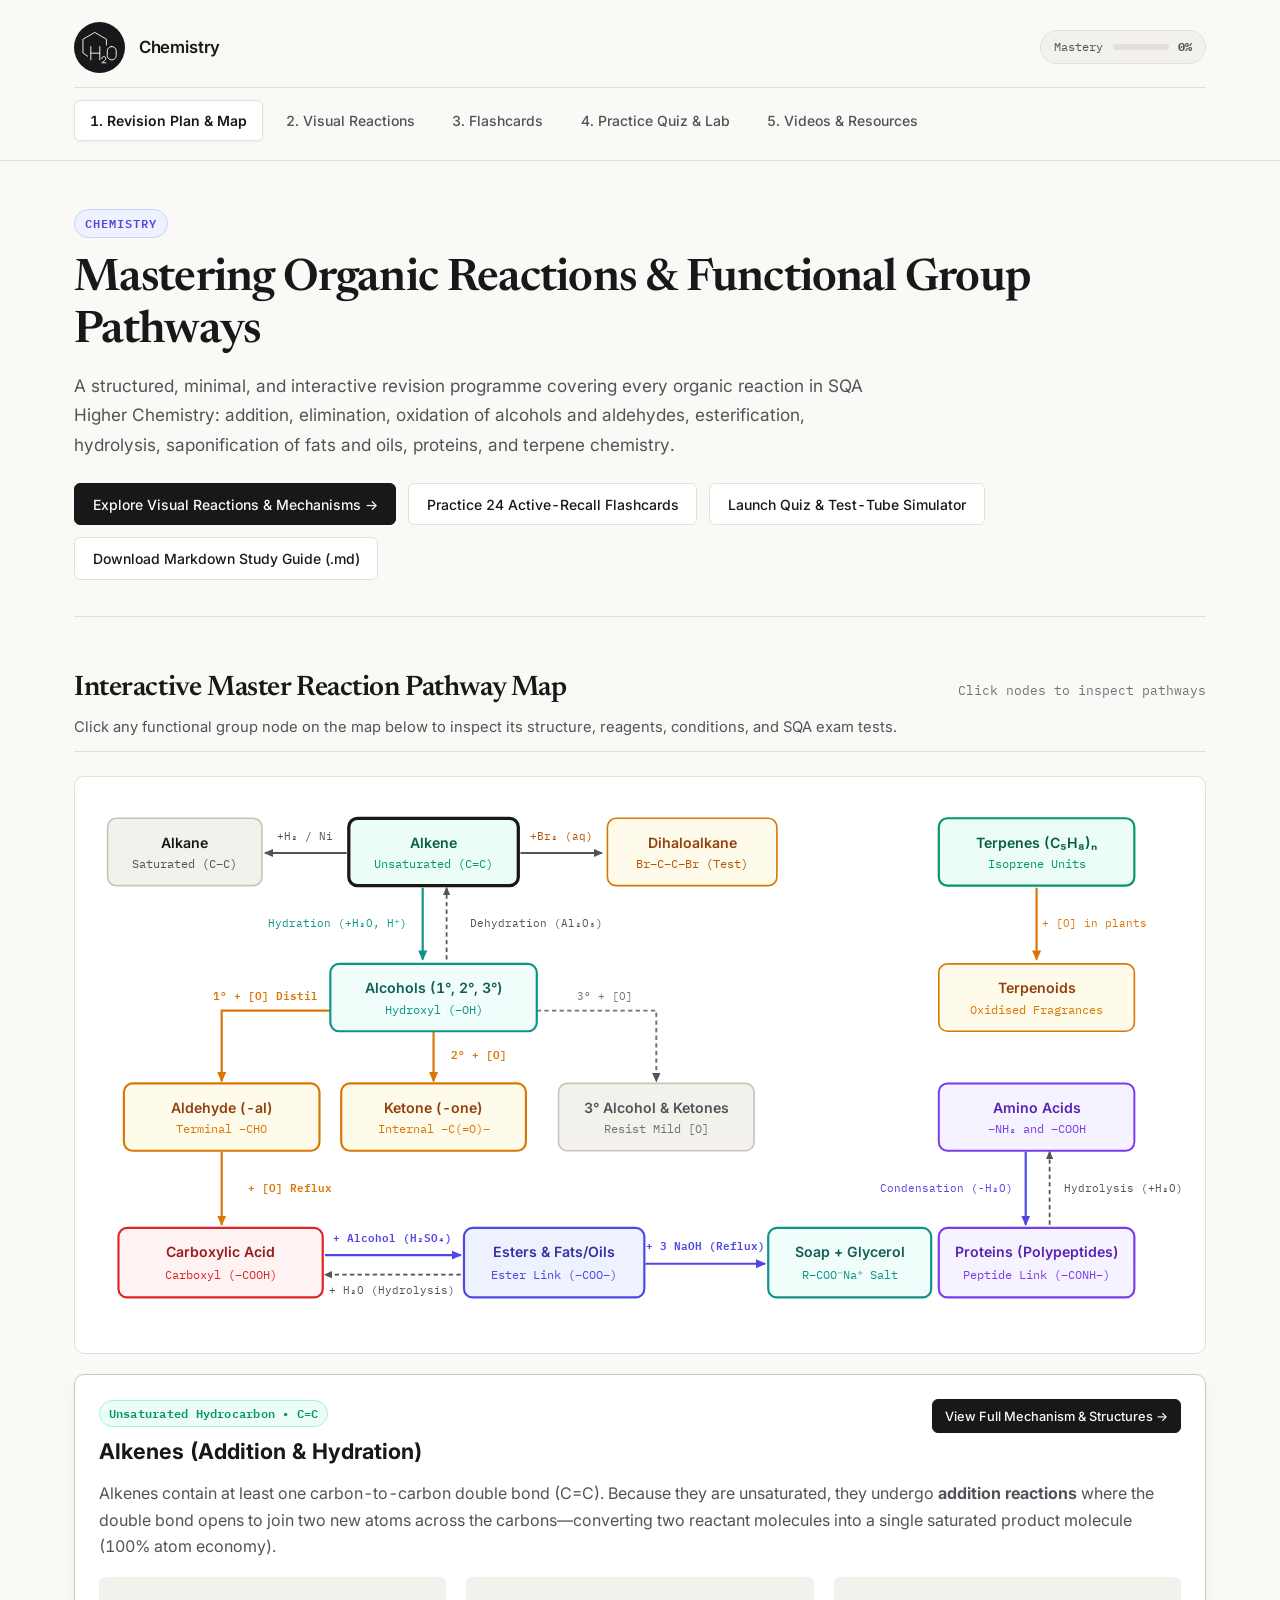
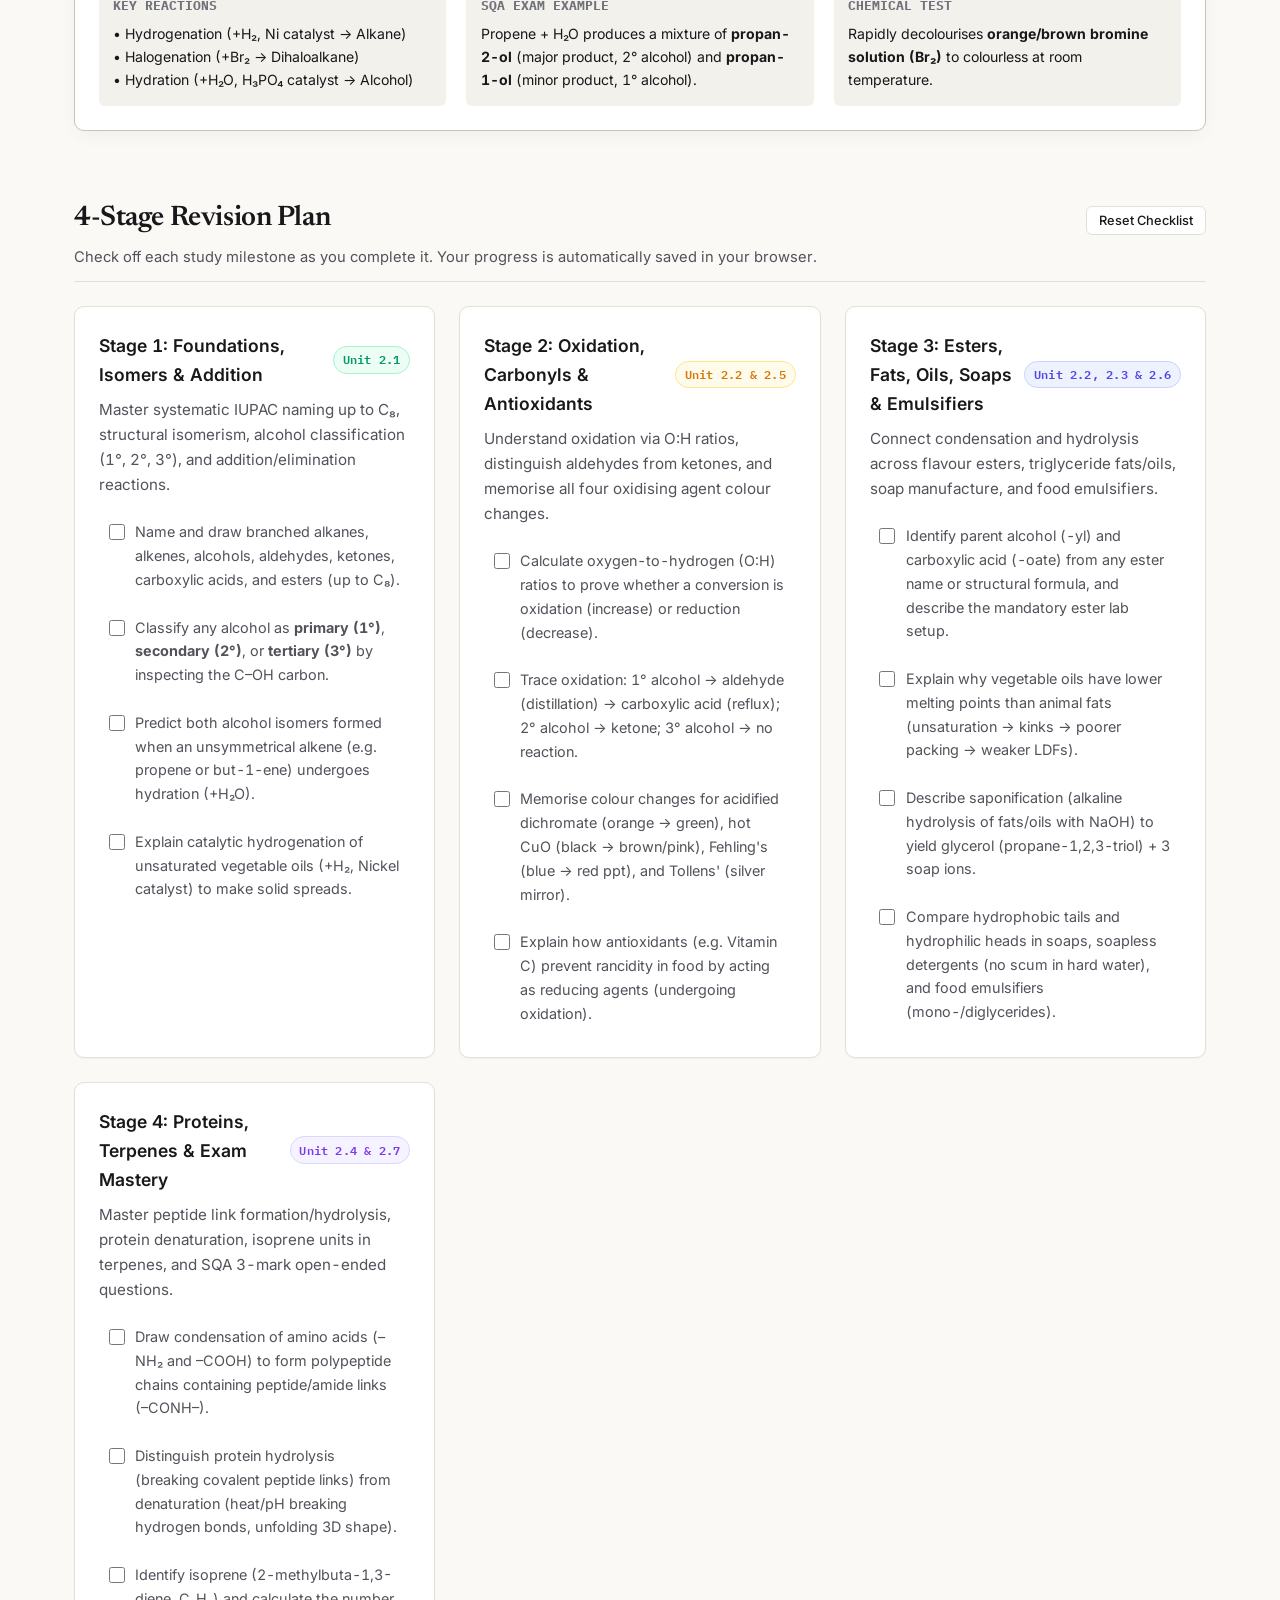
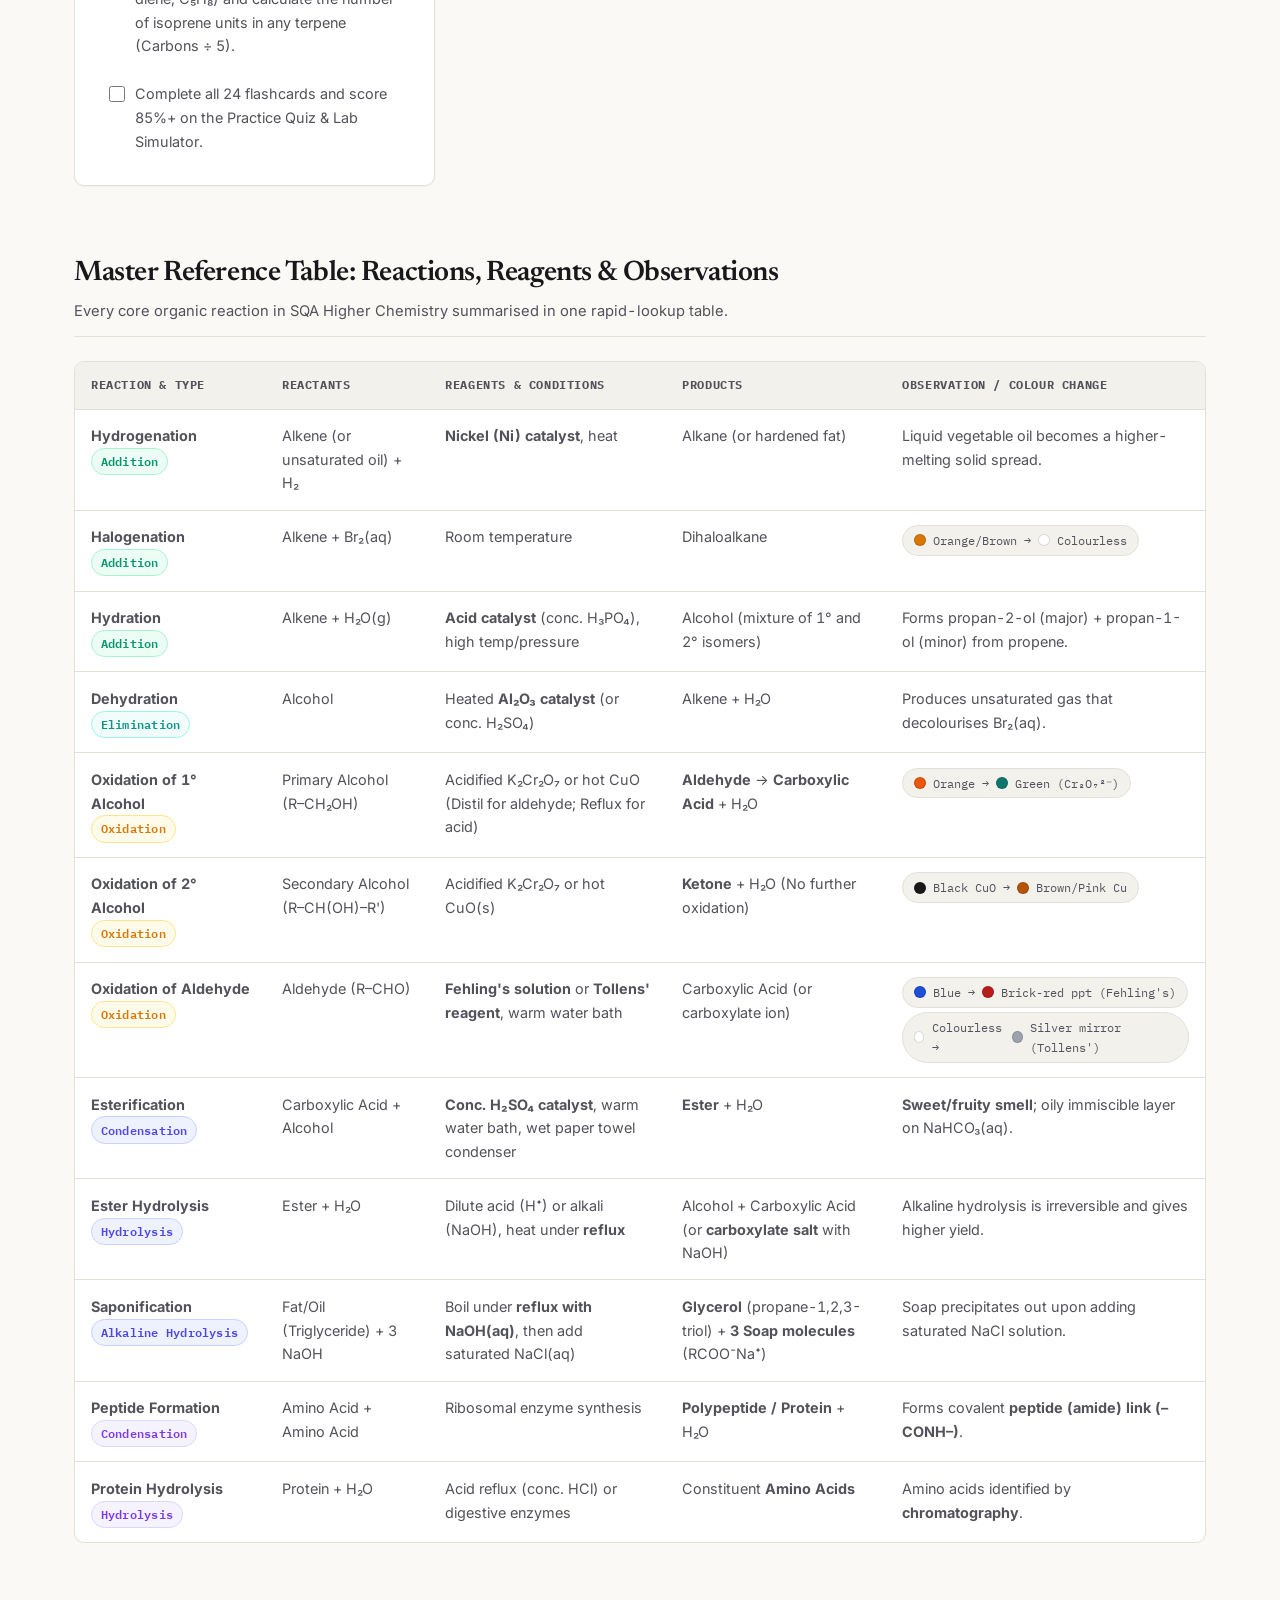
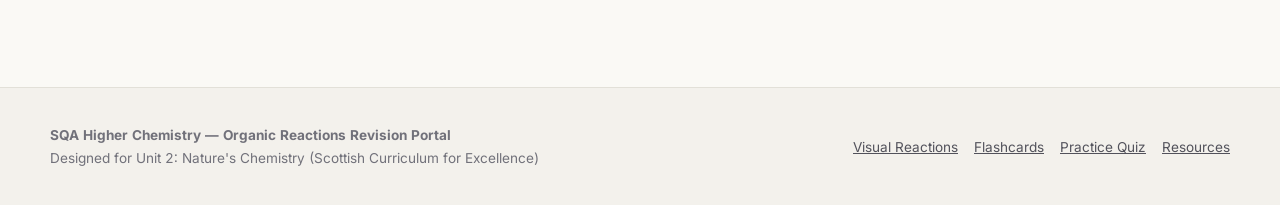
<file: index.html>
<!doctype html>
<html lang="en-GB">
  <head>
    <meta charset="UTF-8" />
    <meta name="viewport" content="width=device-width, initial-scale=1.0" />
    <title>Chemistry — Organic Reactions Revision Plan</title>
    <link rel="stylesheet" href="styles.css" />
  </head>
  <body>
    <!-- Top Navigation -->
    <header class="site-header">
      <div class="header-inner">
        <a href="index.html" class="brand">
          <div class="brand-mark">
              <svg xmlns="http://www.w3.org/2000/svg" width="3em" height="3em" viewBox="0 0 48 48">
                <path d="M0 0h48v48H0z" fill="none" />
                <path fill="none" stroke="white" stroke-linecap="round" stroke-linejoin="round" d="M10.664 33.565L5.5 29.935V14.722l13.061-7.605l13.06 7.605v6.497m-17.375 1.614v14.813m9.981-14.813v14.813m-9.981-7.434h9.98m13.284-7.379zc2.764 0 4.99 2.189 4.99 4.907v5c0 2.718-2.226 4.906-4.99 4.906s-4.99-2.188-4.99-4.907v-5c0-2.717 2.225-4.906 4.99-4.906M26.452 36.22c0-1.425 1.256-2.548 2.693-2.265c.942.186 1.695 1.024 1.789 2.005c.07.73-.155 1.45-.646 1.893c-.91.82-3.836 3.03-3.836 3.03h4.494" />
              </svg>
          </div>
          <div class="brand-text">
            <span class="brand-title">Chemistry</span>
          </div>
        </a>

        <nav aria-label="Primary Navigation">
          <ul class="nav-links">
            <li>
              <a href="index.html" class="nav-link active"
                >1. Revision Plan &amp; Map</a
              >
            </li>
            <li>
              <a href="reactions.html" class="nav-link">2. Visual Reactions</a>
            </li>
            <li>
              <a href="flashcards.html" class="nav-link">3. Flashcards</a>
            </li>
            <li>
              <a href="quiz.html" class="nav-link"
                >4. Practice Quiz &amp; Lab</a
              >
            </li>
            <li>
              <a href="resources.html" class="nav-link"
                >5. Videos &amp; Resources</a
              >
            </li>
          </ul>
        </nav>

        <div class="header-progress" title="Overall Revision Mastery">
          <span>Mastery</span>
          <div class="progress-mini-bar">
            <div class="progress-mini-fill" id="global-progress-fill"></div>
          </div>
          <strong id="global-progress-pct">0%</strong>
        </div>
      </div>
    </header>

    <main class="container">
      <!-- Hero Intro -->
      <section class="page-hero">
        <div class="eyebrow">Chemistry</div>
        <h1 class="page-title">
          Mastering Organic Reactions &amp; Functional Group Pathways
        </h1>
        <p class="page-lead">
          A structured, minimal, and interactive revision programme covering
          every organic reaction in SQA Higher Chemistry: addition, elimination,
          oxidation of alcohols and aldehydes, esterification, hydrolysis,
          saponification of fats and oils, proteins, and terpene chemistry.
        </p>

        <div
          style="
            display: flex;
            flex-wrap: wrap;
            gap: 0.75rem;
            margin-top: 1.5rem;
          "
        >
          <a href="reactions.html" class="btn btn-primary"
            >Explore Visual Reactions &amp; Mechanisms &rarr;</a
          >
          <a href="flashcards.html" class="btn"
            >Practice 24 Active-Recall Flashcards</a
          >
          <a href="quiz.html" class="btn"
            >Launch Quiz &amp; Test-Tube Simulator</a
          >
          <a
            href="Higher-Chemistry-Organic-Reactions-Revision-Plan.md"
            class="btn"
            download
            >Download Markdown Study Guide (.md)</a
          >
        </div>
      </section>

      <!-- Section 1: Interactive Master Reaction Pathway Map -->
      <section class="section" id="pathway-map">
        <div class="section-header">
          <div>
            <h2 class="section-title">
              Interactive Master Reaction Pathway Map
            </h2>
            <p
              style="
                color: var(--text-secondary);
                font-size: 0.92rem;
                margin-top: 0.2rem;
              "
            >
              Click any functional group node on the map below to inspect its
              structure, reagents, conditions, and SQA exam tests.
            </p>
          </div>
          <span class="section-subtitle">Click nodes to inspect pathways</span>
        </div>

        <div class="structure-stage" style="background: var(--bg-card)">
          <svg
            viewBox="0 0 1040 530"
            width="100%"
            height="auto"
            role="img"
            aria-label="Interactive SQA Higher Organic Reaction Pathway Map"
          >
            <defs>
              <marker
                id="arrow"
                viewBox="0 0 10 10"
                refX="7"
                refY="5"
                markerWidth="6"
                markerHeight="6"
                orient="auto-start-reverse"
              >
                <path d="M 0 1.5 L 8 5 L 0 8.5 z" fill="#52525B" />
              </marker>
              <marker
                id="arrow-teal"
                viewBox="0 0 10 10"
                refX="7"
                refY="5"
                markerWidth="6"
                markerHeight="6"
                orient="auto-start-reverse"
              >
                <path d="M 0 1.5 L 8 5 L 0 8.5 z" fill="#0D9488" />
              </marker>
              <marker
                id="arrow-amber"
                viewBox="0 0 10 10"
                refX="7"
                refY="5"
                markerWidth="6"
                markerHeight="6"
                orient="auto-start-reverse"
              >
                <path d="M 0 1.5 L 8 5 L 0 8.5 z" fill="#D97706" />
              </marker>
              <marker
                id="arrow-indigo"
                viewBox="0 0 10 10"
                refX="7"
                refY="5"
                markerWidth="6"
                markerHeight="6"
                orient="auto-start-reverse"
              >
                <path d="M 0 1.5 L 8 5 L 0 8.5 z" fill="#4F46E5" />
              </marker>
            </defs>

            <!-- Connection Arrows & Labels -->
            <!-- Alkene -> Alkane -->
            <line
              x1="250"
              y1="70"
              x2="175"
              y2="70"
              stroke="#52525B"
              stroke-width="1.8"
              marker-end="url(#arrow)"
            />
            <text
              x="212"
              y="58"
              text-anchor="middle"
              font-family="IBM Plex Mono, monospace"
              font-size="10"
              fill="#52525B"
            >
              +H₂ / Ni
            </text>

            <!-- Alkene -> Dihaloalkane -->
            <line
              x1="410"
              y1="70"
              x2="485"
              y2="70"
              stroke="#52525B"
              stroke-width="1.8"
              marker-end="url(#arrow)"
            />
            <text
              x="448"
              y="58"
              text-anchor="middle"
              font-family="IBM Plex Mono, monospace"
              font-size="10"
              fill="#B45309"
            >
              +Br₂ (aq)
            </text>

            <!-- Alkene <-> Alcohols -->
            <line
              x1="320"
              y1="102"
              x2="320"
              y2="168"
              stroke="#0D9488"
              stroke-width="2"
              marker-end="url(#arrow-teal)"
            />
            <text
              x="242"
              y="138"
              text-anchor="middle"
              font-family="IBM Plex Mono, monospace"
              font-size="10"
              fill="#0D9488"
            >
              Hydration (+H₂O, H⁺)
            </text>

            <line
              x1="342"
              y1="168"
              x2="342"
              y2="102"
              stroke="#52525B"
              stroke-width="1.6"
              stroke-dasharray="4 3"
              marker-end="url(#arrow)"
            />
            <text
              x="425"
              y="138"
              text-anchor="middle"
              font-family="IBM Plex Mono, monospace"
              font-size="10"
              fill="#52525B"
            >
              Dehydration (Al₂O₃)
            </text>

            <!-- Alcohols -> 1°, 2°, 3° branches -->
            <!-- 1° Alcohol -> Aldehyde -->
            <path
              d="M 235 215 L 135 215 L 135 280"
              fill="none"
              stroke="#D97706"
              stroke-width="2"
              marker-end="url(#arrow-amber)"
            />
            <text
              x="175"
              y="205"
              text-anchor="middle"
              font-family="IBM Plex Mono, monospace"
              font-size="10"
              font-weight="600"
              fill="#D97706"
            >
              1° + [O] Distil
            </text>

            <!-- 2° Alcohol -> Ketone -->
            <line
              x1="330"
              y1="234"
              x2="330"
              y2="280"
              stroke="#D97706"
              stroke-width="2"
              marker-end="url(#arrow-amber)"
            />
            <text
              x="372"
              y="260"
              text-anchor="middle"
              font-family="IBM Plex Mono, monospace"
              font-size="10"
              font-weight="600"
              fill="#D97706"
            >
              2° + [O]
            </text>

            <!-- 3° Alcohol -> No Reaction -->
            <path
              d="M 425 215 L 535 215 L 535 280"
              fill="none"
              stroke="#71717A"
              stroke-width="1.8"
              stroke-dasharray="4 3"
              marker-end="url(#arrow)"
            />
            <text
              x="488"
              y="205"
              text-anchor="middle"
              font-family="IBM Plex Mono, monospace"
              font-size="10"
              fill="#71717A"
            >
              3° + [O]
            </text>

            <!-- Aldehyde -> Carboxylic Acid -->
            <line
              x1="135"
              y1="345"
              x2="135"
              y2="412"
              stroke="#D97706"
              stroke-width="2"
              marker-end="url(#arrow-amber)"
            />
            <text
              x="198"
              y="382"
              text-anchor="middle"
              font-family="IBM Plex Mono, monospace"
              font-size="10"
              font-weight="600"
              fill="#D97706"
            >
              + [O] Reflux
            </text>

            <!-- Carboxylic Acid <-> Ester -->
            <line
              x1="230"
              y1="440"
              x2="355"
              y2="440"
              stroke="#4F46E5"
              stroke-width="2"
              marker-end="url(#arrow-indigo)"
            />
            <text
              x="292"
              y="428"
              text-anchor="middle"
              font-family="IBM Plex Mono, monospace"
              font-size="10"
              font-weight="600"
              fill="#4F46E5"
            >
              + Alcohol (H₂SO₄)
            </text>

            <line
              x1="355"
              y1="458"
              x2="230"
              y2="458"
              stroke="#52525B"
              stroke-width="1.6"
              stroke-dasharray="4 3"
              marker-end="url(#arrow)"
            />
            <text
              x="292"
              y="476"
              text-anchor="middle"
              font-family="IBM Plex Mono, monospace"
              font-size="10"
              fill="#52525B"
            >
              + H₂O (Hydrolysis)
            </text>

            <!-- Ester / Fats & Oils -> Soap + Glycerol -->
            <line
              x1="525"
              y1="448"
              x2="635"
              y2="448"
              stroke="#4F46E5"
              stroke-width="2"
              marker-end="url(#arrow-indigo)"
            />
            <text
              x="580"
              y="435"
              text-anchor="middle"
              font-family="IBM Plex Mono, monospace"
              font-size="10"
              font-weight="600"
              fill="#4F46E5"
            >
              + 3 NaOH (Reflux)
            </text>

            <!-- Right Column: Terpenes & Proteins -->
            <!-- Terpenes -> Terpenoids -->
            <line
              x1="885"
              y1="102"
              x2="885"
              y2="168"
              stroke="#D97706"
              stroke-width="2"
              marker-end="url(#arrow-amber)"
            />
            <text
              x="938"
              y="138"
              text-anchor="middle"
              font-family="IBM Plex Mono, monospace"
              font-size="10"
              fill="#D97706"
            >
              + [O] in plants
            </text>

            <!-- Amino Acids <-> Proteins -->
            <line
              x1="875"
              y1="345"
              x2="875"
              y2="412"
              stroke="#4F46E5"
              stroke-width="2"
              marker-end="url(#arrow-indigo)"
            />
            <text
              x="802"
              y="382"
              text-anchor="middle"
              font-family="IBM Plex Mono, monospace"
              font-size="10"
              fill="#4F46E5"
            >
              Condensation (-H₂O)
            </text>

            <line
              x1="897"
              y1="412"
              x2="897"
              y2="345"
              stroke="#52525B"
              stroke-width="1.6"
              stroke-dasharray="4 3"
              marker-end="url(#arrow)"
            />
            <text
              x="965"
              y="382"
              text-anchor="middle"
              font-family="IBM Plex Mono, monospace"
              font-size="10"
              fill="#52525B"
            >
              Hydrolysis (+H₂O)
            </text>

            <!-- Interactive Nodes -->
            <!-- 1. Alkane -->
            <g
              class="pathway-node"
              data-node="alkane"
              transform="translate(30, 38)"
            >
              <rect
                width="142"
                height="62"
                rx="8"
                fill="#F3F1EC"
                stroke="#C8C4B8"
                stroke-width="1.5"
              />
              <text
                x="71"
                y="27"
                text-anchor="middle"
                font-family="Inter, sans-serif"
                font-weight="600"
                font-size="13"
                fill="#18181B"
              >
                Alkane
              </text>
              <text
                x="71"
                y="46"
                text-anchor="middle"
                font-family="IBM Plex Mono, monospace"
                font-size="11"
                fill="#52525B"
              >
                Saturated (C–C)
              </text>
            </g>

            <!-- 2. Alkene -->
            <g
              class="pathway-node selected"
              data-node="alkene"
              transform="translate(252, 38)"
            >
              <rect
                width="156"
                height="62"
                rx="8"
                fill="#ECFDF5"
                stroke="#059669"
                stroke-width="2"
              />
              <text
                x="78"
                y="27"
                text-anchor="middle"
                font-family="Inter, sans-serif"
                font-weight="600"
                font-size="13"
                fill="#065F46"
              >
                Alkene
              </text>
              <text
                x="78"
                y="46"
                text-anchor="middle"
                font-family="IBM Plex Mono, monospace"
                font-size="11"
                fill="#059669"
              >
                Unsaturated (C=C)
              </text>
            </g>

            <!-- 3. Dihaloalkane -->
            <g
              class="pathway-node"
              data-node="dihaloalkane"
              transform="translate(490, 38)"
            >
              <rect
                width="156"
                height="62"
                rx="8"
                fill="#FFFBEB"
                stroke="#D97706"
                stroke-width="1.5"
              />
              <text
                x="78"
                y="27"
                text-anchor="middle"
                font-family="Inter, sans-serif"
                font-weight="600"
                font-size="13"
                fill="#92400E"
              >
                Dihaloalkane
              </text>
              <text
                x="78"
                y="46"
                text-anchor="middle"
                font-family="IBM Plex Mono, monospace"
                font-size="11"
                fill="#B45309"
              >
                Br–C–C–Br (Test)
              </text>
            </g>

            <!-- 4. Alcohols -->
            <g
              class="pathway-node"
              data-node="alcohol"
              transform="translate(235, 172)"
            >
              <rect
                width="190"
                height="62"
                rx="8"
                fill="#F0FDFA"
                stroke="#0D9488"
                stroke-width="2"
              />
              <text
                x="95"
                y="27"
                text-anchor="middle"
                font-family="Inter, sans-serif"
                font-weight="600"
                font-size="13"
                fill="#115E59"
              >
                Alcohols (1°, 2°, 3°)
              </text>
              <text
                x="95"
                y="46"
                text-anchor="middle"
                font-family="IBM Plex Mono, monospace"
                font-size="11"
                fill="#0D9488"
              >
                Hydroxyl (–OH)
              </text>
            </g>

            <!-- 5. Aldehyde -->
            <g
              class="pathway-node"
              data-node="aldehyde"
              transform="translate(45, 282)"
            >
              <rect
                width="180"
                height="62"
                rx="8"
                fill="#FFFBEB"
                stroke="#D97706"
                stroke-width="2"
              />
              <text
                x="90"
                y="27"
                text-anchor="middle"
                font-family="Inter, sans-serif"
                font-weight="600"
                font-size="13"
                fill="#92400E"
              >
                Aldehyde (-al)
              </text>
              <text
                x="90"
                y="46"
                text-anchor="middle"
                font-family="IBM Plex Mono, monospace"
                font-size="11"
                fill="#D97706"
              >
                Terminal –CHO
              </text>
            </g>

            <!-- 6. Ketone -->
            <g
              class="pathway-node"
              data-node="ketone"
              transform="translate(245, 282)"
            >
              <rect
                width="170"
                height="62"
                rx="8"
                fill="#FFFBEB"
                stroke="#D97706"
                stroke-width="2"
              />
              <text
                x="85"
                y="27"
                text-anchor="middle"
                font-family="Inter, sans-serif"
                font-weight="600"
                font-size="13"
                fill="#92400E"
              >
                Ketone (-one)
              </text>
              <text
                x="85"
                y="46"
                text-anchor="middle"
                font-family="IBM Plex Mono, monospace"
                font-size="11"
                fill="#D97706"
              >
                Internal –C(=O)–
              </text>
            </g>

            <!-- 7. Tertiary Alcohol / Ketone No Reaction -->
            <g
              class="pathway-node"
              data-node="tertiary"
              transform="translate(445, 282)"
            >
              <rect
                width="180"
                height="62"
                rx="8"
                fill="#F3F1EC"
                stroke="#C8C4B8"
                stroke-width="1.5"
              />
              <text
                x="90"
                y="27"
                text-anchor="middle"
                font-family="Inter, sans-serif"
                font-weight="600"
                font-size="13"
                fill="#52525B"
              >
                3° Alcohol &amp; Ketones
              </text>
              <text
                x="90"
                y="46"
                text-anchor="middle"
                font-family="IBM Plex Mono, monospace"
                font-size="11"
                fill="#71717A"
              >
                Resist Mild [O]
              </text>
            </g>

            <!-- 8. Carboxylic Acid -->
            <g
              class="pathway-node"
              data-node="carboxylic"
              transform="translate(40, 415)"
            >
              <rect
                width="188"
                height="64"
                rx="8"
                fill="#FEF2F2"
                stroke="#DC2626"
                stroke-width="2"
              />
              <text
                x="94"
                y="27"
                text-anchor="middle"
                font-family="Inter, sans-serif"
                font-weight="600"
                font-size="13"
                fill="#991B1B"
              >
                Carboxylic Acid
              </text>
              <text
                x="94"
                y="47"
                text-anchor="middle"
                font-family="IBM Plex Mono, monospace"
                font-size="11"
                fill="#DC2626"
              >
                Carboxyl (–COOH)
              </text>
            </g>

            <!-- 9. Ester & Fats/Oils -->
            <g
              class="pathway-node"
              data-node="ester"
              transform="translate(358, 415)"
            >
              <rect
                width="166"
                height="64"
                rx="8"
                fill="#EEF2FF"
                stroke="#4F46E5"
                stroke-width="2"
              />
              <text
                x="83"
                y="27"
                text-anchor="middle"
                font-family="Inter, sans-serif"
                font-weight="600"
                font-size="13"
                fill="#3730A3"
              >
                Esters &amp; Fats/Oils
              </text>
              <text
                x="83"
                y="47"
                text-anchor="middle"
                font-family="IBM Plex Mono, monospace"
                font-size="11"
                fill="#4F46E5"
              >
                Ester Link (–COO–)
              </text>
            </g>

            <!-- 10. Soap & Glycerol -->
            <g
              class="pathway-node"
              data-node="soap"
              transform="translate(638, 415)"
            >
              <rect
                width="150"
                height="64"
                rx="8"
                fill="#F0FDFA"
                stroke="#0D9488"
                stroke-width="2"
              />
              <text
                x="75"
                y="27"
                text-anchor="middle"
                font-family="Inter, sans-serif"
                font-weight="600"
                font-size="13"
                fill="#115E59"
              >
                Soap + Glycerol
              </text>
              <text
                x="75"
                y="47"
                text-anchor="middle"
                font-family="IBM Plex Mono, monospace"
                font-size="11"
                fill="#0D9488"
              >
                R–COO⁻Na⁺ Salt
              </text>
            </g>

            <!-- 11. Terpenes -->
            <g
              class="pathway-node"
              data-node="terpene"
              transform="translate(795, 38)"
            >
              <rect
                width="180"
                height="62"
                rx="8"
                fill="#ECFDF5"
                stroke="#059669"
                stroke-width="2"
              />
              <text
                x="90"
                y="27"
                text-anchor="middle"
                font-family="Inter, sans-serif"
                font-weight="600"
                font-size="13"
                fill="#065F46"
              >
                Terpenes (C₅H₈)ₙ
              </text>
              <text
                x="90"
                y="46"
                text-anchor="middle"
                font-family="IBM Plex Mono, monospace"
                font-size="11"
                fill="#059669"
              >
                Isoprene Units
              </text>
            </g>

            <!-- 12. Terpenoids -->
            <g
              class="pathway-node"
              data-node="terpenoid"
              transform="translate(795, 172)"
            >
              <rect
                width="180"
                height="62"
                rx="8"
                fill="#FFFBEB"
                stroke="#D97706"
                stroke-width="1.5"
              />
              <text
                x="90"
                y="27"
                text-anchor="middle"
                font-family="Inter, sans-serif"
                font-weight="600"
                font-size="13"
                fill="#92400E"
              >
                Terpenoids
              </text>
              <text
                x="90"
                y="46"
                text-anchor="middle"
                font-family="IBM Plex Mono, monospace"
                font-size="11"
                fill="#D97706"
              >
                Oxidised Fragrances
              </text>
            </g>

            <!-- 13. Amino Acids -->
            <g
              class="pathway-node"
              data-node="aminoacid"
              transform="translate(795, 282)"
            >
              <rect
                width="180"
                height="62"
                rx="8"
                fill="#F5F3FF"
                stroke="#7C3AED"
                stroke-width="1.8"
              />
              <text
                x="90"
                y="27"
                text-anchor="middle"
                font-family="Inter, sans-serif"
                font-weight="600"
                font-size="13"
                fill="#5B21B6"
              >
                Amino Acids
              </text>
              <text
                x="90"
                y="46"
                text-anchor="middle"
                font-family="IBM Plex Mono, monospace"
                font-size="11"
                fill="#7C3AED"
              >
                –NH₂ and –COOH
              </text>
            </g>

            <!-- 14. Proteins -->
            <g
              class="pathway-node"
              data-node="protein"
              transform="translate(795, 415)"
            >
              <rect
                width="180"
                height="64"
                rx="8"
                fill="#F5F3FF"
                stroke="#7C3AED"
                stroke-width="2"
              />
              <text
                x="90"
                y="27"
                text-anchor="middle"
                font-family="Inter, sans-serif"
                font-weight="600"
                font-size="13"
                fill="#5B21B6"
              >
                Proteins (Polypeptides)
              </text>
              <text
                x="90"
                y="47"
                text-anchor="middle"
                font-family="IBM Plex Mono, monospace"
                font-size="11"
                fill="#7C3AED"
              >
                Peptide Link (–CONH–)
              </text>
            </g>
          </svg>
        </div>

        <!-- Inspector Panel Updated by Clicking Map Nodes -->
        <div class="inspector-panel" id="node-inspector" aria-live="polite">
          <div
            style="
              display: flex;
              justify-content: space-between;
              align-items: flex-start;
              flex-wrap: wrap;
              gap: 1rem;
            "
          >
            <div>
              <span class="badge badge-alkene" id="inspector-badge"
                >Unsaturated Hydrocarbon &bull; C=C</span
              >
              <h3
                style="font-size: 1.35rem; margin-top: 0.45rem"
                id="inspector-title"
              >
                Alkenes (Addition &amp; Hydration)
              </h3>
            </div>
            <a
              href="reactions.html#alkenes"
              class="btn btn-sm btn-primary"
              id="inspector-link"
              >View Full Mechanism &amp; Structures &rarr;</a
            >
          </div>
          <p
            style="color: var(--text-secondary); margin-top: 0.65rem"
            id="inspector-desc"
          >
            Alkenes contain at least one carbon-to-carbon double bond (C=C).
            Because they are unsaturated, they undergo
            <strong>addition reactions</strong> where the double bond opens to
            join two new atoms across the carbons—converting two reactant
            molecules into a single saturated product molecule (100% atom
            economy).
          </p>
          <div class="grid-3" style="margin-top: 1.1rem" id="inspector-details">
            <div
              style="
                background: var(--bg-subtle);
                padding: 0.9rem;
                border-radius: var(--radius-sm);
              "
            >
              <strong
                style="
                  font-size: 0.8rem;
                  font-family: var(--font-mono);
                  text-transform: uppercase;
                  color: var(--text-muted);
                "
                >Key Reactions</strong
              >
              <p style="font-size: 0.88rem; margin-top: 0.25rem">
                &bull; Hydrogenation (+H₂, Ni catalyst &rarr; Alkane)<br />&bull;
                Halogenation (+Br₂ &rarr; Dihaloalkane)<br />&bull; Hydration
                (+H₂O, H₃PO₄ catalyst &rarr; Alcohol)
              </p>
            </div>
            <div
              style="
                background: var(--bg-subtle);
                padding: 0.9rem;
                border-radius: var(--radius-sm);
              "
            >
              <strong
                style="
                  font-size: 0.8rem;
                  font-family: var(--font-mono);
                  text-transform: uppercase;
                  color: var(--text-muted);
                "
                >SQA Exam Example</strong
              >
              <p style="font-size: 0.88rem; margin-top: 0.25rem">
                Propene + H₂O produces a mixture of
                <strong>propan-2-ol</strong> (major product, 2° alcohol) and
                <strong>propan-1-ol</strong> (minor product, 1° alcohol).
              </p>
            </div>
            <div
              style="
                background: var(--bg-subtle);
                padding: 0.9rem;
                border-radius: var(--radius-sm);
              "
            >
              <strong
                style="
                  font-size: 0.8rem;
                  font-family: var(--font-mono);
                  text-transform: uppercase;
                  color: var(--text-muted);
                "
                >Chemical Test</strong
              >
              <p style="font-size: 0.88rem; margin-top: 0.25rem">
                Rapidly decolourises
                <strong>orange/brown bromine solution (Br₂)</strong> to
                colourless at room temperature.
              </p>
            </div>
          </div>
        </div>
      </section>

      <!-- Section 2: Interactive 4-Stage Revision Plan -->
      <section class="section" id="schedule">
        <div class="section-header">
          <div>
            <h2 class="section-title">4-Stage Revision Plan</h2>
            <p
              style="
                color: var(--text-secondary);
                font-size: 0.92rem;
                margin-top: 0.2rem;
              "
            >
              Check off each study milestone as you complete it. Your progress
              is automatically saved in your browser.
            </p>
          </div>
          <button class="btn btn-sm" id="reset-tasks-btn" type="button">
            Reset Checklist
          </button>
        </div>

        <div class="grid-2">
          <!-- Stage 1 -->
          <div class="card">
            <div class="card-title">
              <span>Stage 1: Foundations, Isomers &amp; Addition</span>
              <span class="badge badge-alkene">Unit 2.1</span>
            </div>
            <p class="card-body">
              Master systematic IUPAC naming up to C₈, structural isomerism,
              alcohol classification (1°, 2°, 3°), and addition/elimination
              reactions.
            </p>
            <ul class="checklist">
              <label class="checklist-item">
                <input type="checkbox" data-task="w1_t1" />
                <span
                  >Name and draw branched alkanes, alkenes, alcohols, aldehydes,
                  ketones, carboxylic acids, and esters (up to C₈).</span
                >
              </label>
              <label class="checklist-item">
                <input type="checkbox" data-task="w1_t2" />
                <span
                  >Classify any alcohol as <strong>primary (1°)</strong>,
                  <strong>secondary (2°)</strong>, or
                  <strong>tertiary (3°)</strong> by inspecting the C–OH
                  carbon.</span
                >
              </label>
              <label class="checklist-item">
                <input type="checkbox" data-task="w1_t3" />
                <span
                  >Predict both alcohol isomers formed when an unsymmetrical
                  alkene (e.g. propene or but-1-ene) undergoes hydration
                  (+H₂O).</span
                >
              </label>
              <label class="checklist-item">
                <input type="checkbox" data-task="w1_t4" />
                <span
                  >Explain catalytic hydrogenation of unsaturated vegetable oils
                  (+H₂, Nickel catalyst) to make solid spreads.</span
                >
              </label>
            </ul>
          </div>

          <!-- Stage 2 -->
          <div class="card">
            <div class="card-title">
              <span>Stage 2: Oxidation, Carbonyls &amp; Antioxidants</span>
              <span class="badge badge-carbonyl">Unit 2.2 &amp; 2.5</span>
            </div>
            <p class="card-body">
              Understand oxidation via O:H ratios, distinguish aldehydes from
              ketones, and memorise all four oxidising agent colour changes.
            </p>
            <ul class="checklist">
              <label class="checklist-item">
                <input type="checkbox" data-task="w2_t1" />
                <span
                  >Calculate oxygen-to-hydrogen (O:H) ratios to prove whether a
                  conversion is oxidation (increase) or reduction
                  (decrease).</span
                >
              </label>
              <label class="checklist-item">
                <input type="checkbox" data-task="w2_t2" />
                <span
                  >Trace oxidation: 1° alcohol &rarr; aldehyde (distillation)
                  &rarr; carboxylic acid (reflux); 2° alcohol &rarr; ketone; 3°
                  alcohol &rarr; no reaction.</span
                >
              </label>
              <label class="checklist-item">
                <input type="checkbox" data-task="w2_t3" />
                <span
                  >Memorise colour changes for acidified dichromate (orange
                  &rarr; green), hot CuO (black &rarr; brown/pink), Fehling's
                  (blue &rarr; red ppt), and Tollens' (silver mirror).</span
                >
              </label>
              <label class="checklist-item">
                <input type="checkbox" data-task="w2_t4" />
                <span
                  >Explain how antioxidants (e.g. Vitamin C) prevent rancidity
                  in food by acting as reducing agents (undergoing
                  oxidation).</span
                >
              </label>
            </ul>
          </div>

          <!-- Stage 3 -->
          <div class="card">
            <div class="card-title">
              <span>Stage 3: Esters, Fats, Oils, Soaps &amp; Emulsifiers</span>
              <span class="badge badge-ester">Unit 2.2, 2.3 &amp; 2.6</span>
            </div>
            <p class="card-body">
              Connect condensation and hydrolysis across flavour esters,
              triglyceride fats/oils, soap manufacture, and food emulsifiers.
            </p>
            <ul class="checklist">
              <label class="checklist-item">
                <input type="checkbox" data-task="w3_t1" />
                <span
                  >Identify parent alcohol (-yl) and carboxylic acid (-oate)
                  from any ester name or structural formula, and describe the
                  mandatory ester lab setup.</span
                >
              </label>
              <label class="checklist-item">
                <input type="checkbox" data-task="w3_t2" />
                <span
                  >Explain why vegetable oils have lower melting points than
                  animal fats (unsaturation &rarr; kinks &rarr; poorer packing
                  &rarr; weaker LDFs).</span
                >
              </label>
              <label class="checklist-item">
                <input type="checkbox" data-task="w3_t3" />
                <span
                  >Describe saponification (alkaline hydrolysis of fats/oils
                  with NaOH) to yield glycerol (propane-1,2,3-triol) + 3 soap
                  ions.</span
                >
              </label>
              <label class="checklist-item">
                <input type="checkbox" data-task="w3_t4" />
                <span
                  >Compare hydrophobic tails and hydrophilic heads in soaps,
                  soapless detergents (no scum in hard water), and food
                  emulsifiers (mono-/diglycerides).</span
                >
              </label>
            </ul>
          </div>

          <!-- Stage 4 -->
          <div class="card">
            <div class="card-title">
              <span>Stage 4: Proteins, Terpenes &amp; Exam Mastery</span>
              <span class="badge badge-amide">Unit 2.4 &amp; 2.7</span>
            </div>
            <p class="card-body">
              Master peptide link formation/hydrolysis, protein denaturation,
              isoprene units in terpenes, and SQA 3-mark open-ended questions.
            </p>
            <ul class="checklist">
              <label class="checklist-item">
                <input type="checkbox" data-task="w4_t1" />
                <span
                  >Draw condensation of amino acids (–NH₂ and –COOH) to form
                  polypeptide chains containing peptide/amide links
                  (–CONH–).</span
                >
              </label>
              <label class="checklist-item">
                <input type="checkbox" data-task="w4_t2" />
                <span
                  >Distinguish protein hydrolysis (breaking covalent peptide
                  links) from denaturation (heat/pH breaking hydrogen bonds,
                  unfolding 3D shape).</span
                >
              </label>
              <label class="checklist-item">
                <input type="checkbox" data-task="w4_t3" />
                <span
                  >Identify isoprene (2-methylbuta-1,3-diene, C₅H₈) and
                  calculate the number of isoprene units in any terpene (Carbons
                  &divide; 5).</span
                >
              </label>
              <label class="checklist-item">
                <input type="checkbox" data-task="w4_t4" />
                <span
                  >Complete all 24 flashcards and score 85%+ on the Practice
                  Quiz &amp; Lab Simulator.</span
                >
              </label>
            </ul>
          </div>
        </div>
      </section>

      <!-- Section 3: Master Reference Table of Reactions & Colour Changes -->
      <section class="section" id="reference-table">
        <div class="section-header">
          <div>
            <h2 class="section-title">
              Master Reference Table: Reactions, Reagents &amp; Observations
            </h2>
            <p
              style="
                color: var(--text-secondary);
                font-size: 0.92rem;
                margin-top: 0.2rem;
              "
            >
              Every core organic reaction in SQA Higher Chemistry summarised in
              one rapid-lookup table.
            </p>
          </div>
        </div>

        <div class="table-wrap">
          <table>
            <thead>
              <tr>
                <th>Reaction &amp; Type</th>
                <th>Reactants</th>
                <th>Reagents &amp; Conditions</th>
                <th>Products</th>
                <th>Observation / Colour Change</th>
              </tr>
            </thead>
            <tbody>
              <tr>
                <td>
                  <strong>Hydrogenation</strong><br /><span
                    class="badge badge-alkene"
                    >Addition</span
                  >
                </td>
                <td>Alkene (or unsaturated oil) + H₂</td>
                <td><strong>Nickel (Ni) catalyst</strong>, heat</td>
                <td>Alkane (or hardened fat)</td>
                <td>
                  Liquid vegetable oil becomes a higher-melting solid spread.
                </td>
              </tr>
              <tr>
                <td>
                  <strong>Halogenation</strong><br /><span
                    class="badge badge-alkene"
                    >Addition</span
                  >
                </td>
                <td>Alkene + Br₂(aq)</td>
                <td>Room temperature</td>
                <td>Dihaloalkane</td>
                <td>
                  <span class="colour-transition">
                    <span class="swatch-dot" style="background: #d97706"></span>
                    Orange/Brown &rarr;
                    <span class="swatch-dot" style="background: #ffffff"></span>
                    Colourless
                  </span>
                </td>
              </tr>
              <tr>
                <td>
                  <strong>Hydration</strong><br /><span
                    class="badge badge-alkene"
                    >Addition</span
                  >
                </td>
                <td>Alkene + H₂O(g)</td>
                <td>
                  <strong>Acid catalyst</strong> (conc. H₃PO₄), high
                  temp/pressure
                </td>
                <td>Alcohol (mixture of 1° and 2° isomers)</td>
                <td>
                  Forms propan-2-ol (major) + propan-1-ol (minor) from propene.
                </td>
              </tr>
              <tr>
                <td>
                  <strong>Dehydration</strong><br /><span
                    class="badge badge-hydroxyl"
                    >Elimination</span
                  >
                </td>
                <td>Alcohol</td>
                <td>Heated <strong>Al₂O₃ catalyst</strong> (or conc. H₂SO₄)</td>
                <td>Alkene + H₂O</td>
                <td>Produces unsaturated gas that decolourises Br₂(aq).</td>
              </tr>
              <tr>
                <td>
                  <strong>Oxidation of 1° Alcohol</strong><br /><span
                    class="badge badge-carbonyl"
                    >Oxidation</span
                  >
                </td>
                <td>Primary Alcohol (R–CH₂OH)</td>
                <td>
                  Acidified K₂Cr₂O₇ or hot CuO<br />(Distil for aldehyde; Reflux
                  for acid)
                </td>
                <td>
                  <strong>Aldehyde</strong> &rarr;
                  <strong>Carboxylic Acid</strong> + H₂O
                </td>
                <td>
                  <span class="colour-transition">
                    <span class="swatch-dot" style="background: #ea580c"></span>
                    Orange &rarr;
                    <span class="swatch-dot" style="background: #0f766e"></span>
                    Green (Cr₂O₇²⁻)
                  </span>
                </td>
              </tr>
              <tr>
                <td>
                  <strong>Oxidation of 2° Alcohol</strong><br /><span
                    class="badge badge-carbonyl"
                    >Oxidation</span
                  >
                </td>
                <td>Secondary Alcohol (R–CH(OH)–R')</td>
                <td>Acidified K₂Cr₂O₇ or hot CuO(s)</td>
                <td><strong>Ketone</strong> + H₂O (No further oxidation)</td>
                <td>
                  <span class="colour-transition">
                    <span class="swatch-dot" style="background: #18181b"></span>
                    Black CuO &rarr;
                    <span class="swatch-dot" style="background: #b45309"></span>
                    Brown/Pink Cu
                  </span>
                </td>
              </tr>
              <tr>
                <td>
                  <strong>Oxidation of Aldehyde</strong><br /><span
                    class="badge badge-carbonyl"
                    >Oxidation</span
                  >
                </td>
                <td>Aldehyde (R–CHO)</td>
                <td>
                  <strong>Fehling's solution</strong> or
                  <strong>Tollens' reagent</strong>, warm water bath
                </td>
                <td>Carboxylic Acid (or carboxylate ion)</td>
                <td>
                  <span class="colour-transition">
                    <span class="swatch-dot" style="background: #1d4ed8"></span>
                    Blue &rarr;
                    <span class="swatch-dot" style="background: #b91c1c"></span>
                    Brick-red ppt (Fehling's) </span
                  ><br />
                  <span class="colour-transition" style="margin-top: 4px">
                    <span class="swatch-dot" style="background: #ffffff"></span>
                    Colourless &rarr;
                    <span class="swatch-dot" style="background: #9ca3af"></span>
                    Silver mirror (Tollens')
                  </span>
                </td>
              </tr>
              <tr>
                <td>
                  <strong>Esterification</strong><br /><span
                    class="badge badge-ester"
                    >Condensation</span
                  >
                </td>
                <td>Carboxylic Acid + Alcohol</td>
                <td>
                  <strong>Conc. H₂SO₄ catalyst</strong>, warm water bath, wet
                  paper towel condenser
                </td>
                <td><strong>Ester</strong> + H₂O</td>
                <td>
                  <strong>Sweet/fruity smell</strong>; oily immiscible layer on
                  NaHCO₃(aq).
                </td>
              </tr>
              <tr>
                <td>
                  <strong>Ester Hydrolysis</strong><br /><span
                    class="badge badge-ester"
                    >Hydrolysis</span
                  >
                </td>
                <td>Ester + H₂O</td>
                <td>
                  Dilute acid (H⁺) or alkali (NaOH), heat under
                  <strong>reflux</strong>
                </td>
                <td>
                  Alcohol + Carboxylic Acid (or
                  <strong>carboxylate salt</strong> with NaOH)
                </td>
                <td>
                  Alkaline hydrolysis is irreversible and gives higher yield.
                </td>
              </tr>
              <tr>
                <td>
                  <strong>Saponification</strong><br /><span
                    class="badge badge-ester"
                    >Alkaline Hydrolysis</span
                  >
                </td>
                <td>Fat/Oil (Triglyceride) + 3 NaOH</td>
                <td>
                  Boil under <strong>reflux with NaOH(aq)</strong>, then add
                  saturated NaCl(aq)
                </td>
                <td>
                  <strong>Glycerol</strong> (propane-1,2,3-triol) +
                  <strong>3 Soap molecules</strong> (RCOO⁻Na⁺)
                </td>
                <td>
                  Soap precipitates out upon adding saturated NaCl solution.
                </td>
              </tr>
              <tr>
                <td>
                  <strong>Peptide Formation</strong><br /><span
                    class="badge badge-amide"
                    >Condensation</span
                  >
                </td>
                <td>Amino Acid + Amino Acid</td>
                <td>Ribosomal enzyme synthesis</td>
                <td><strong>Polypeptide / Protein</strong> + H₂O</td>
                <td>
                  Forms covalent <strong>peptide (amide) link (–CONH–)</strong>.
                </td>
              </tr>
              <tr>
                <td>
                  <strong>Protein Hydrolysis</strong><br /><span
                    class="badge badge-amide"
                    >Hydrolysis</span
                  >
                </td>
                <td>Protein + H₂O</td>
                <td>Acid reflux (conc. HCl) or digestive enzymes</td>
                <td>Constituent <strong>Amino Acids</strong></td>
                <td>
                  Amino acids identified by <strong>chromatography</strong>.
                </td>
              </tr>
            </tbody>
          </table>
        </div>
      </section>
    </main>

    <footer class="site-footer">
      <div class="footer-inner">
        <div>
          <strong
            >SQA Higher Chemistry — Organic Reactions Revision Portal</strong
          ><br />
          Designed for Unit 2: Nature's Chemistry (Scottish Curriculum for
          Excellence)
        </div>
        <div style="display: flex; gap: 1rem">
          <a href="reactions.html" style="color: var(--text-secondary)"
            >Visual Reactions</a
          >
          <a href="flashcards.html" style="color: var(--text-secondary)"
            >Flashcards</a
          >
          <a href="quiz.html" style="color: var(--text-secondary)"
            >Practice Quiz</a
          >
          <a href="resources.html" style="color: var(--text-secondary)"
            >Resources</a
          >
        </div>
      </div>
    </footer>

    <script src="app.js"></script>
    <script>
      // Node Inspector Data for the Interactive Pathway Map
      const NODE_DATA = {
        alkane: {
          badge: 'Saturated Hydrocarbon • C–C',
          badgeClass: 'badge-alkene',
          title: 'Alkanes (Saturated Hydrocarbons)',
          link: 'reactions.html#alkenes',
          desc: 'Alkanes contain only carbon-to-carbon single covalent bonds (C–C) and follow the general formula CₙH₂ₙ₊₂. In Higher Chemistry, alkanes (and saturated fats) are formed by the catalytic hydrogenation of alkenes (or unsaturated oils).',
          col1Title: 'Formation Reaction',
          col1Body:
            '• Hydrogenation: Alkene + H₂ → Alkane using a finely divided Nickel (Ni) catalyst.',
          col2Title: 'Intermolecular Forces',
          col2Body:
            '• Non-polar molecules with only London dispersion forces (LDFs). Linear chains pack closely together.',
          col3Title: 'Chemical Test',
          col3Body:
            '• Does NOT decolourise bromine solution (Br₂ remains orange/brown in the dark).',
        },
        alkene: {
          badge: 'Unsaturated Hydrocarbon • C=C',
          badgeClass: 'badge-alkene',
          title: 'Alkenes (Addition & Hydration)',
          link: 'reactions.html#alkenes',
          desc: 'Alkenes contain at least one carbon-to-carbon double bond (C=C). Because they are unsaturated, they undergo addition reactions where the double bond opens to join two new atoms across the carbons—converting two reactant molecules into a single saturated product molecule (100% atom economy).',
          col1Title: 'Key Reactions',
          col1Body:
            '• Hydrogenation (+H₂, Ni catalyst → Alkane)<br>• Halogenation (+Br₂ → Dihaloalkane)<br>• Hydration (+H₂O, H₃PO₄ catalyst → Alcohol)',
          col2Title: 'SQA Exam Example',
          col2Body:
            'Propene + H₂O produces a mixture of propan-2-ol (major product, 2° alcohol) and propan-1-ol (minor product, 1° alcohol).',
          col3Title: 'Chemical Test',
          col3Body:
            'Rapidly decolourises orange/brown bromine solution (Br₂) to colourless at room temperature.',
        },
        dihaloalkane: {
          badge: 'Addition Product • Br–C–C–Br',
          badgeClass: 'badge-carbonyl',
          title: 'Dihaloalkanes (Bromination Test for Unsaturation)',
          link: 'reactions.html#alkenes',
          desc: 'Formed immediately when an alkene (or unsaturated fat/oil or terpene) reacts with bromine solution (Br₂) in an addition reaction across the C=C double bond.',
          col1Title: 'Reaction Equation',
          col1Body: '• R–CH=CH₂ + Br₂ → R–CHBr–CH₂Br (1,2-dibromoalkane).',
          col2Title: 'Quantitative Use in Oils',
          col2Body:
            '• The volume of bromine solution decolourised measures the degree of unsaturation of an edible oil or terpene.',
          col3Title: 'Observation',
          col3Body:
            '• Orange/brown bromine solution immediately turns colourless.',
        },
        alcohol: {
          badge: 'Hydroxyl Functional Group • –OH',
          badgeClass: 'badge-hydroxyl',
          title: 'Alcohols: Primary (1°), Secondary (2°) & Tertiary (3°)',
          link: 'reactions.html#oxidation',
          desc: 'Alcohols contain the polar hydroxyl group (–OH), enabling intermolecular hydrogen bonding (giving higher boiling points than alkanes). Their oxidation behaviour depends strictly on how many carbon atoms are attached to the C–OH carbon.',
          col1Title: 'Classification Rule',
          col1Body:
            '• 1° Alcohol: C–OH bonded to 1 C atom<br>• 2° Alcohol: C–OH bonded to 2 C atoms<br>• 3° Alcohol: C–OH bonded to 3 C atoms',
          col2Title: 'Key Reactions',
          col2Body:
            '• Oxidation (+[O]) of 1° & 2° alcohols<br>• Esterification (+ Carboxylic acid)<br>• Dehydration (Al₂O₃ catalyst → Alkene)',
          col3Title: 'Oxidising Agents',
          col3Body:
            '• Acidified K₂Cr₂O₇ (Orange → Green)<br>• Hot black CuO solid (Black → Brown/Pink Cu)',
        },
        aldehyde: {
          badge: 'Terminal Carbonyl Group • –CHO',
          badgeClass: 'badge-carbonyl',
          title: 'Aldehydes (-al): Partial Oxidation of 1° Alcohols',
          link: 'reactions.html#oxidation',
          desc: 'Aldehydes contain the carbonyl group (C=O) at the END of the carbon chain (C1), bonded to at least one hydrogen atom (–CHO). Because they still have a C–H bond on the carbonyl carbon, aldehydes are easily oxidised to carboxylic acids.',
          col1Title: 'How to Make & Isolate',
          col1Body:
            '• Mild oxidation of a primary (1°) alcohol using acidified dichromate or hot CuO, using DISTILLATION so the volatile aldehyde distils off before further oxidation.',
          col2Title: 'Further Oxidation',
          col2Body:
            '• Heating under REFLUX with excess oxidising agent converts the aldehyde into a carboxylic acid (–COOH), increasing the O:H ratio.',
          col3Title: 'Distinguishing Tests',
          col3Body:
            '• Tollens’ reagent: Colourless → Silver mirror<br>• Fehling’s solution: Blue → Brick-red precipitate<br>• Acidified dichromate: Orange → Green',
        },
        ketone: {
          badge: 'Internal Carbonyl Group • –C(=O)–',
          badgeClass: 'badge-carbonyl',
          title: 'Ketones (-one): Oxidation of 2° Alcohols',
          link: 'reactions.html#oxidation',
          desc: 'Ketones contain a carbonyl group (C=O) on an INTERNAL carbon atom bonded to two alkyl carbon groups on either side. Because there is no hydrogen atom attached to the C=O carbon, ketones resist further oxidation.',
          col1Title: 'How It Is Formed',
          col1Body:
            '• Oxidation of a secondary (2°) alcohol (e.g. propan-2-ol → propanone + H₂O) using acidified dichromate or hot CuO.',
          col2Title: 'Physical Properties',
          col2Body:
            '• Polar C=O bond gives permanent dipole-dipole interactions (higher boiling point than alkanes, lower than alcohols as no O–H hydrogen bonding).',
          col3Title: 'Distinguishing Tests',
          col3Body:
            '• NO reaction with Tollens’ reagent (stays colourless), Fehling’s solution (stays blue), or acidified dichromate (stays orange).',
        },
        tertiary: {
          badge: 'Sterically Hindered • No α C–H Bond',
          badgeClass: 'badge-hydroxyl',
          title: 'Why Tertiary (3°) Alcohols & Ketones Resist Oxidation',
          link: 'reactions.html#oxidation',
          desc: 'Mild oxidising agents (such as acidified potassium dichromate, hot CuO, Fehling’s, or Tollens’) oxidise alcohols by removing a hydrogen from the –OH group and a hydrogen from the carbon attached to the –OH group.',
          col1Title: '3° Alcohol Structure',
          col1Body:
            '• In 2-methylpropan-2-ol, the C–OH carbon is bonded to three methyl (–CH₃) groups and has zero C–H bonds.',
          col2Title: 'Ketone Structure',
          col2Body:
            '• In propanone, the C=O carbon is bonded to two methyl (–CH₃) groups and has zero C–H bonds.',
          col3Title: 'Exam Conclusion',
          col3Body:
            '• Breaking a strong C–C covalent bond requires combustion, so neither reacts with mild oxidising agents.',
        },
        carboxylic: {
          badge: 'Carboxyl Functional Group • –COOH',
          badgeClass: 'badge-carboxyl',
          title: 'Carboxylic Acids (-oic acid)',
          link: 'reactions.html#esters',
          desc: 'Carboxylic acids contain the carboxyl group (–COOH) and have a pH less than 7. They are formed by the full oxidation of primary (1°) alcohols or aldehydes under reflux.',
          col1Title: 'Esterification',
          col1Body:
            '• Reacts reversibly with an alcohol (conc. H₂SO₄ catalyst) in a condensation reaction to form an ester + water.',
          col2Title: 'Neutralisation Reactions',
          col2Body:
            '• Reacts with bases (NaOH, metal oxides, or metal carbonates) to form carboxylate salts (e.g. propanoic acid + NaOH → sodium propanoate + H₂O).',
          col3Title: 'Intermolecular Forces',
          col3Body:
            '• Strong hydrogen bonding between –COOH groups gives carboxylic acids even higher boiling points than alcohols of similar mass.',
        },
        ester: {
          badge: 'Ester Link • –COO–',
          badgeClass: 'badge-ester',
          title: 'Esters & Edible Fats/Oils (Triesters)',
          link: 'reactions.html#esters',
          desc: 'Esters contain the carboxylate ester link (–COO–) formed by condensation between an alcohol and a carboxylic acid (releasing H₂O). Edible fats and oils are triesters (triglycerides) made from 1 glycerol molecule and 3 fatty acid chains.',
          col1Title: 'Naming & Formation',
          col1Body:
            '• Alcohol gives the "-yl" prefix; Carboxylic acid gives the "-oate" suffix (e.g. propan-1-ol + ethanoic acid ⇌ propyl ethanoate + H₂O).',
          col2Title: 'Fats vs Oils (3-Mark Exam Q)',
          col2Body:
            '• Oils have more C=C double bonds → kinked chains → cannot pack closely → weaker London dispersion forces → lower melting point than saturated fats.',
          col3Title: 'Hydrolysis',
          col3Body:
            '• Split by reaction with water (+H₂O) using acid (reversible) or NaOH alkali (irreversible, forming alcohol + carboxylate salt).',
        },
        soap: {
          badge: 'Saponification Product • R–COO⁻Na⁺',
          badgeClass: 'badge-hydroxyl',
          title: 'Soaps, Detergents & Emulsifiers',
          link: 'reactions.html#fats-soaps',
          desc: 'Alkaline hydrolysis (saponification) of edible fats or oils with sodium hydroxide (NaOH) produces glycerol (propane-1,2,3-triol) and three sodium salts of fatty acids (soap).',
          col1Title: 'Soap Ion Structure',
          col1Body:
            '• Long non-polar hydrocarbon chain (hydrophobic tail, dissolves in grease) + ionic carboxylate group –COO⁻ (hydrophilic head, dissolves in water).',
          col2Title: 'Micelle Cleaning Action',
          col2Body:
            '• Tails embed in grease; negatively charged heads face water, forming spherical micelles that repel each other and suspend grease as an emulsion.',
          col3Title: 'Hard Water & Emulsifiers',
          col3Body:
            '• Soap forms insoluble scum with Ca²⁺/Mg²⁺; soapless detergents do not. Food emulsifiers are mono-/diglycerides made from glycerol + 1 or 2 fatty acids.',
        },
        terpene: {
          badge: 'Unsaturated Plant Hydrocarbons • (C₅H₈)ₙ',
          badgeClass: 'badge-alkene',
          title: 'Terpenes & Isoprene Units',
          link: 'reactions.html#terpenes',
          desc: 'Terpenes are unsaturated hydrocarbons found in plant essential oils, formed by joining together units of isoprene (systematic name: 2-methylbuta-1,3-diene, C₅H₈).',
          col1Title: 'Isoprene Unit Rule',
          col1Body:
            '• Each isoprene unit has 5 carbons (C₅H₈). Divide total carbons by 5: C₁₀ = 2 units; C₁₅ = 3 units; C₃₀ (squalene) = 6 units; C₄₀ (β-carotene) = 8 units.',
          col2Title: 'Reactions of Terpenes',
          col2Body:
            '• Undergo addition with Br₂ (decolourising bromine) and hydrogenation (+H₂, Ni catalyst) across their C=C double bonds.',
          col3Title: 'Oxidation in Plants',
          col3Body:
            '• Oxidised to form oxygen-containing terpenoids (alcohols, aldehydes, ketones) responsible for distinctive spice/herb aromas.',
        },
        terpenoid: {
          badge: 'Oxidised Terpene Derivatives • –OH / –CHO / C=O',
          badgeClass: 'badge-carbonyl',
          title: 'Terpenoids (Oxidised Fragrance Compounds)',
          link: 'reactions.html#terpenes',
          desc: 'When terpenes are oxidised within plants (or on exposure to air and light), they form terpenoids containing hydroxyl, carbonyl, or ester groups that contribute to complex essential oil aromas.',
          col1Title: 'Classic SQA Example',
          col1Body:
            '• Menthol (a cyclic 2° alcohol in peppermint oil) is oxidised to menthone (a cyclic ketone), increasing the O:H ratio from 1:20 to 1:18.',
          col2Title: 'Storage of Essential Oils',
          col2Body:
            '• Stored in dark brown glass bottles with tight lids to prevent UV light and oxygen from causing unwanted oxidation of terpenes.',
          col3Title: 'Extraction Method',
          col3Body:
            '• Extracted from plant materials in the laboratory by steam distillation.',
        },
        aminoacid: {
          badge: 'Bifunctional Monomers • –NH₂ & –COOH',
          badgeClass: 'badge-amide',
          title: 'Amino Acids (Protein Monomers)',
          link: 'reactions.html#proteins',
          desc: 'Amino acids are the building blocks of proteins. Every α-amino acid contains both a basic amino group (–NH₂) and an acidic carboxyl group (–COOH) bonded to the same central carbon atom.',
          col1Title: 'Condensation Polymerisation',
          col1Body:
            '• The –COOH group of one amino acid reacts with the –NH₂ group of another, eliminating H₂O and forming a peptide (amide) link (–CONH–).',
          col2Title: 'Essential Amino Acids',
          col2Body:
            '• Amino acids that cannot be synthesised by the human body and must be obtained directly from dietary protein.',
          col3Title: 'Identification',
          col3Body:
            '• Separated and identified after protein hydrolysis using paper or thin-layer chromatography (comparing Rf values).',
        },
        protein: {
          badge: 'Peptide / Amide Link • –CONH–',
          badgeClass: 'badge-amide',
          title: 'Proteins: Structure, Hydrolysis & Denaturation',
          link: 'reactions.html#proteins',
          desc: 'Proteins are natural polyamides formed by condensation polymerisation of amino acids. Their biological function (such as enzyme catalysis) depends on their specific 3D folded geometry.',
          col1Title: 'Peptide Link (–CONH–)',
          col1Body:
            '• Covalent amide bond linking amino acid residues. Broken during digestion or acid reflux by HYDROLYSIS (+H₂O).',
          col2Title: 'Denaturation (Heat or pH)',
          col2Body:
            '• Heating or changing pH disrupts intermolecular HYDROGEN BONDS between side chains, causing the protein to unfold irreversibly.',
          col3Title: 'Effect on Enzymes & Food',
          col3Body:
            '• Denaturing changes the shape of an enzyme’s active site (stopping catalysis) and changes food texture (e.g. egg white turning solid).',
        },
      };

      document.querySelectorAll('.pathway-node').forEach(node => {
        node.addEventListener('click', () => {
          document
            .querySelectorAll('.pathway-node')
            .forEach(n => n.classList.remove('selected'));
          node.classList.add('selected');

          const key = node.getAttribute('data-node');
          const info = NODE_DATA[key];
          if (!info) return;

          const badgeEl = document.getElementById('inspector-badge');
          badgeEl.className = `badge ${info.badgeClass}`;
          badgeEl.textContent = info.badge;

          document.getElementById('inspector-title').textContent = info.title;
          document
            .getElementById('inspector-link')
            .setAttribute('href', info.link);
          document.getElementById('inspector-desc').innerHTML = info.desc;

          document.getElementById('inspector-details').innerHTML = `
          <div style="background: var(--bg-subtle); padding: 0.9rem; border-radius: var(--radius-sm);">
            <strong style="font-size: 0.8rem; font-family: var(--font-mono); text-transform: uppercase; color: var(--text-muted);">${info.col1Title}</strong>
            <p style="font-size: 0.88rem; margin-top: 0.25rem;">${info.col1Body}</p>
          </div>
          <div style="background: var(--bg-subtle); padding: 0.9rem; border-radius: var(--radius-sm);">
            <strong style="font-size: 0.8rem; font-family: var(--font-mono); text-transform: uppercase; color: var(--text-muted);">${info.col2Title}</strong>
            <p style="font-size: 0.88rem; margin-top: 0.25rem;">${info.col2Body}</p>
          </div>
          <div style="background: var(--bg-subtle); padding: 0.9rem; border-radius: var(--radius-sm);">
            <strong style="font-size: 0.8rem; font-family: var(--font-mono); text-transform: uppercase; color: var(--text-muted);">${info.col3Title}</strong>
            <p style="font-size: 0.88rem; margin-top: 0.25rem;">${info.col3Body}</p>
          </div>
        `;
        });
      });

      // Weekly Checklist Persistence
      const savedTasks = getSavedState(STORAGE_KEYS.TASKS, {});
      const checkboxes = document.querySelectorAll('input[data-task]');

      checkboxes.forEach(cb => {
        const taskKey = cb.getAttribute('data-task');
        if (savedTasks[taskKey]) {
          cb.checked = true;
          cb.closest('.checklist-item').classList.add('completed');
        }
        cb.addEventListener('change', () => {
          const current = getSavedState(STORAGE_KEYS.TASKS, {});
          current[taskKey] = cb.checked;
          cb.closest('.checklist-item').classList.toggle(
            'completed',
            cb.checked,
          );
          setSavedState(STORAGE_KEYS.TASKS, current);
        });
      });

      document
        .getElementById('reset-tasks-btn')
        .addEventListener('click', () => {
          setSavedState(STORAGE_KEYS.TASKS, {});
          checkboxes.forEach(cb => {
            cb.checked = false;
            cb.closest('.checklist-item').classList.remove('completed');
          });
        });
    </script>
  </body>
</html>
</file>
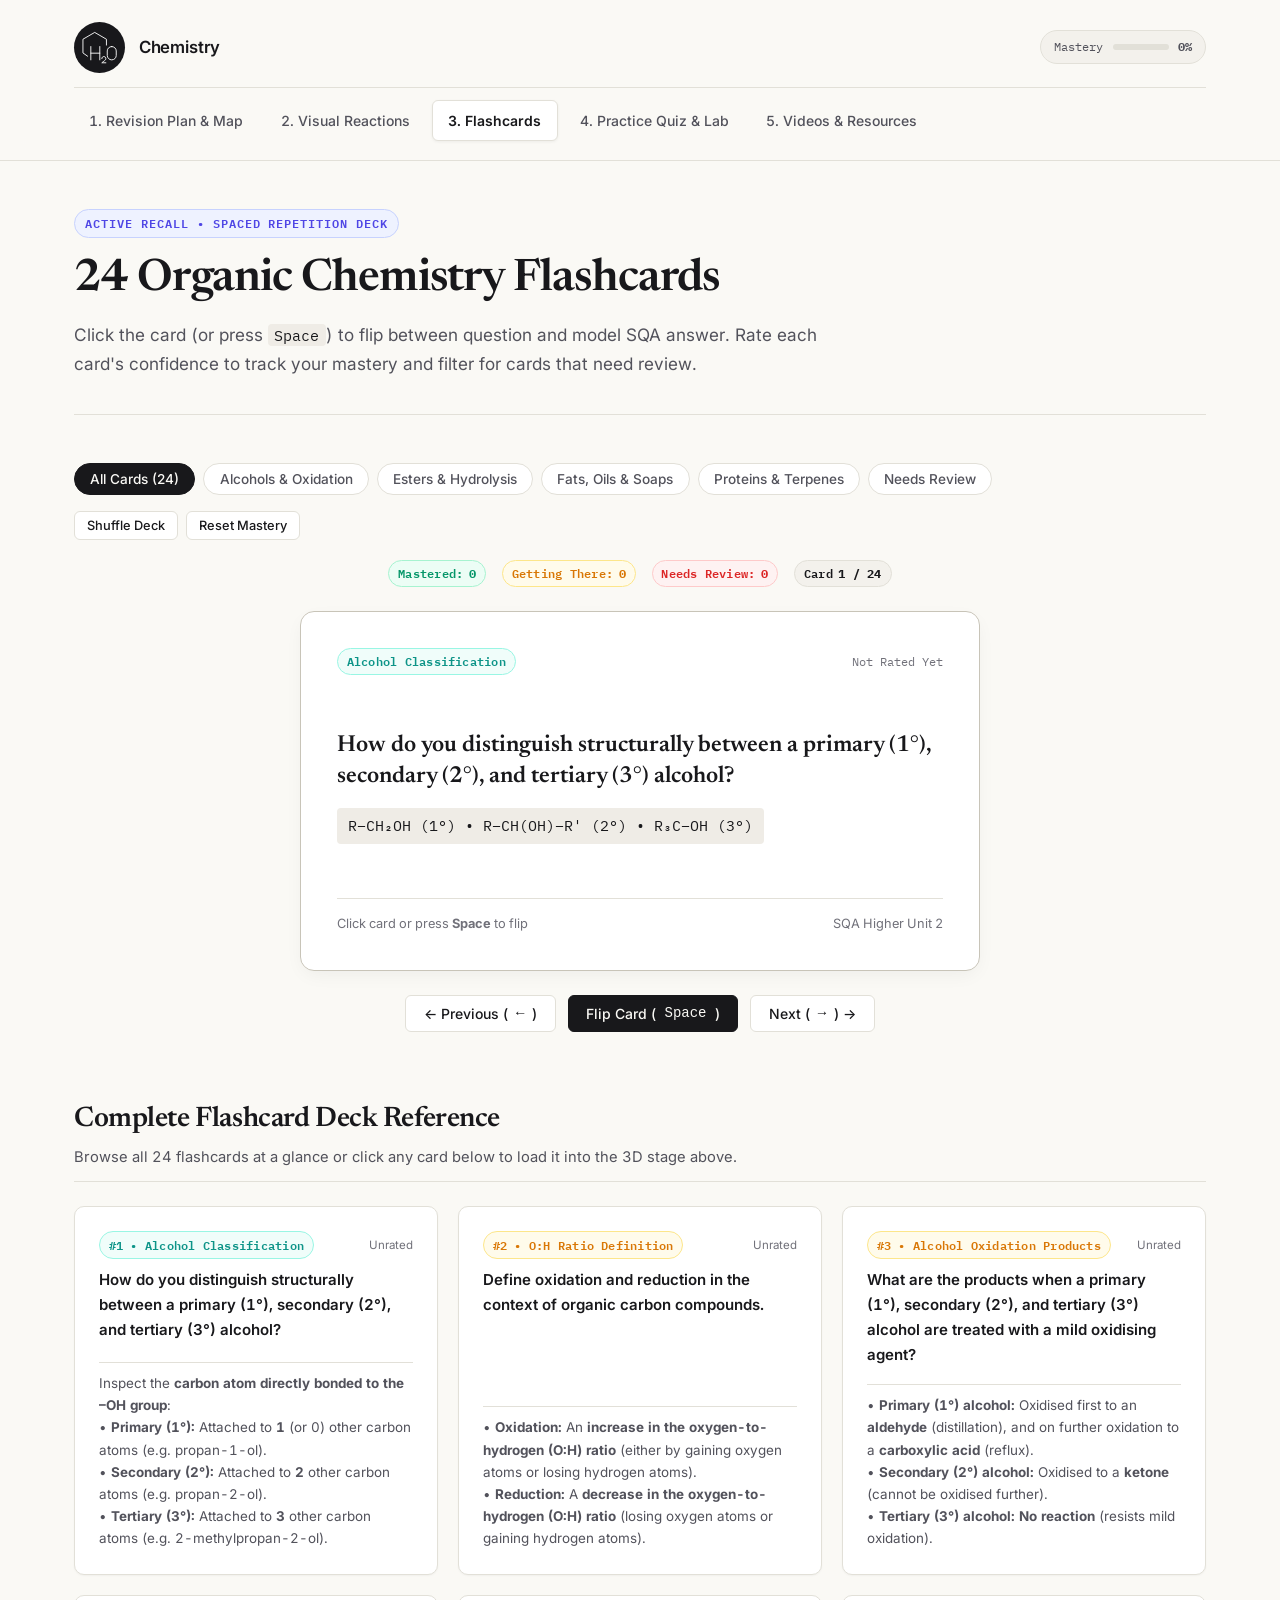
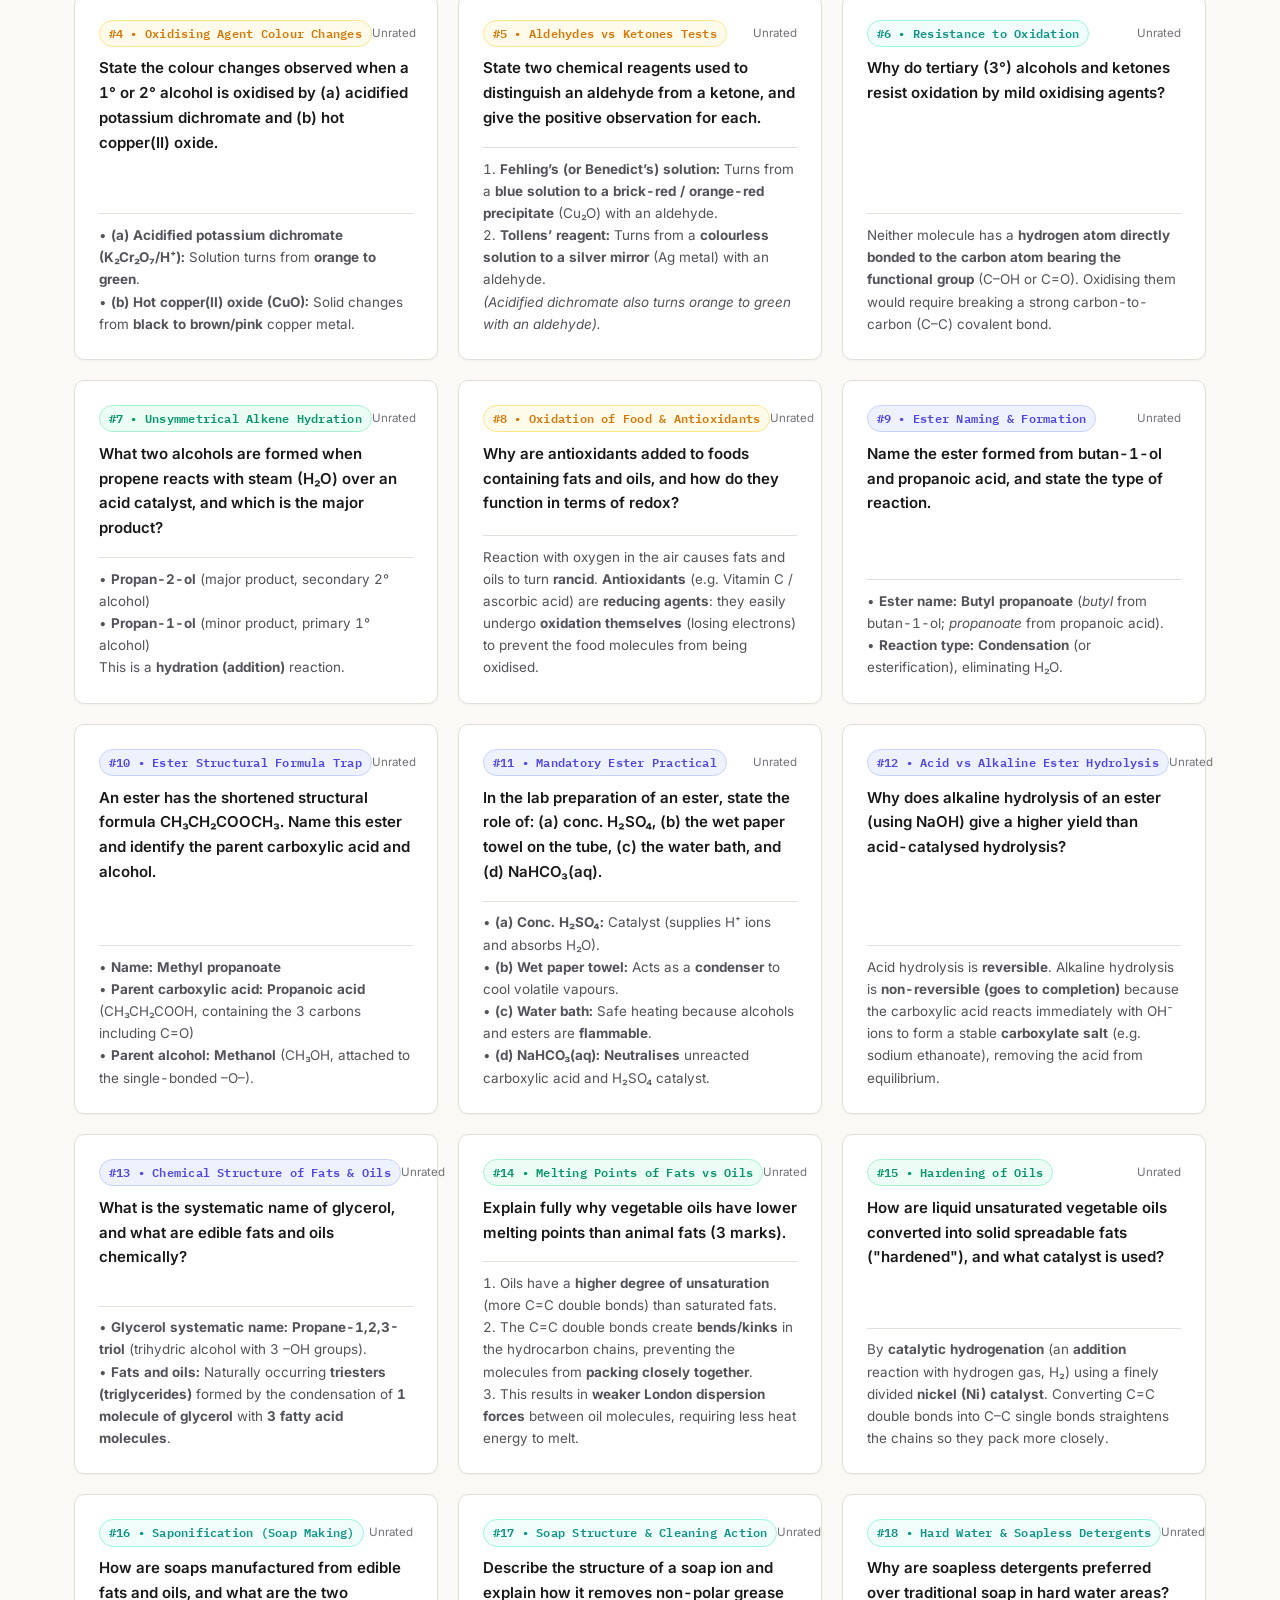
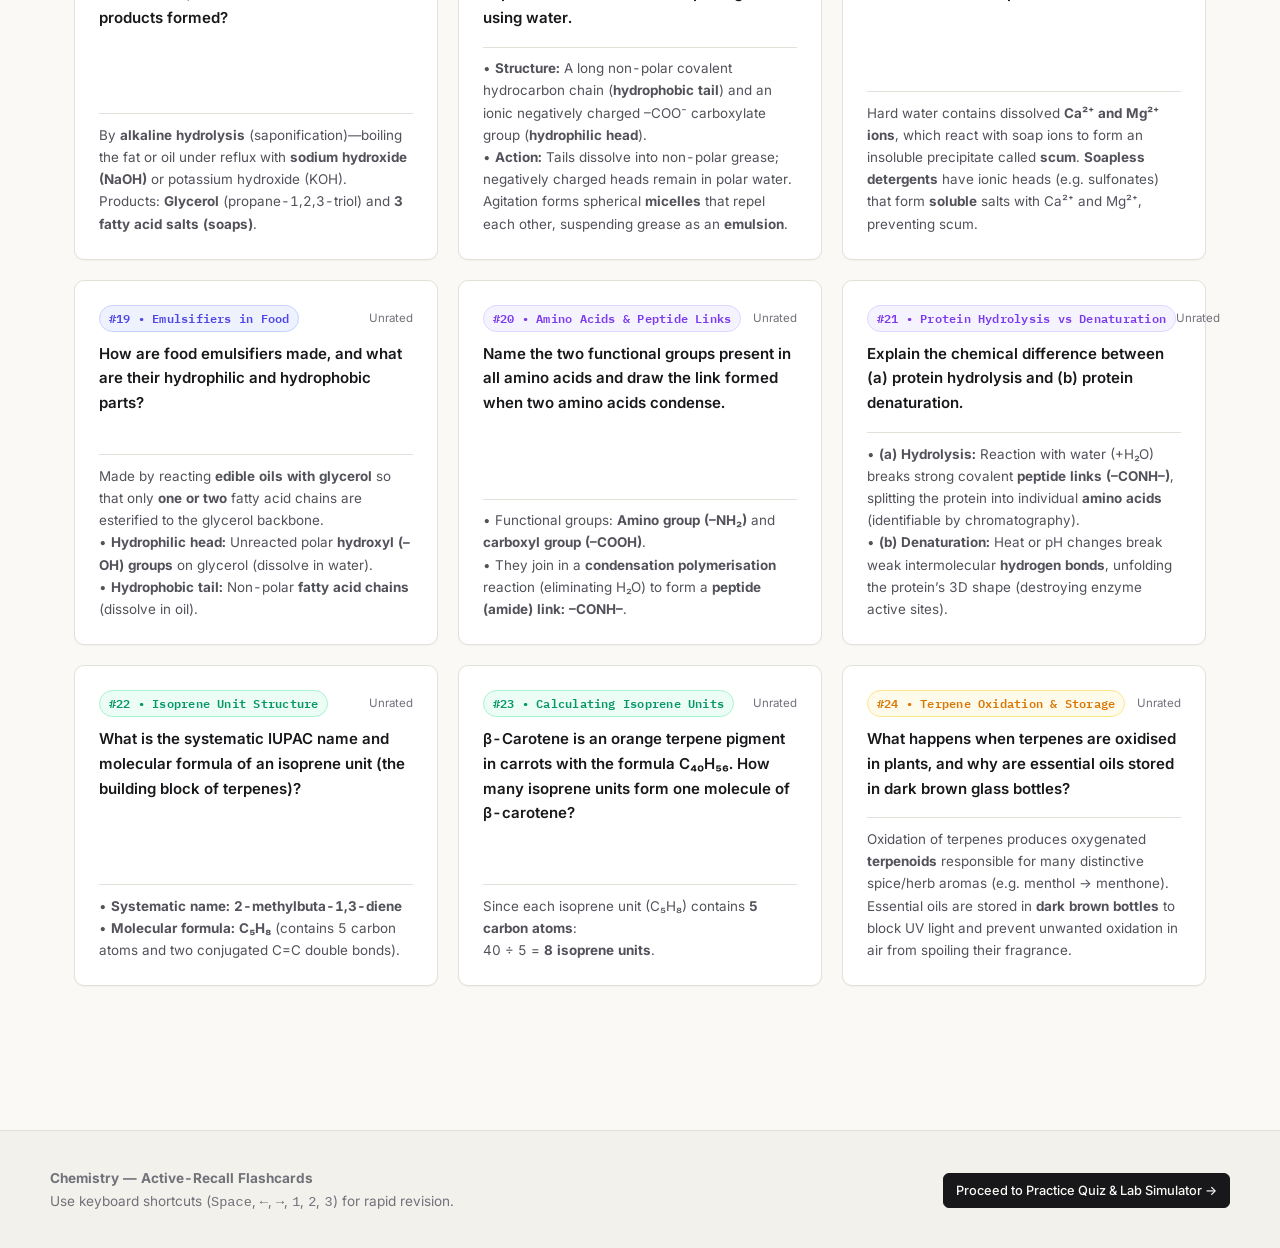
<file: flashcards.html>
<!DOCTYPE html>
<html lang="en-GB">
<head>
  <meta charset="UTF-8" />
  <meta name="viewport" content="width=device-width, initial-scale=1.0" />
  <title>Active-Recall Flashcards — Chemistry Organic Reactions</title>
  <link rel="stylesheet" href="styles.css" />
</head>
<body>

  <!-- Top Navigation -->
  <header class="site-header">
    <div class="header-inner">
      <a href="index.html" class="brand">
          <div class="brand-mark">
              <svg xmlns="http://www.w3.org/2000/svg" width="3em" height="3em" viewBox="0 0 48 48">
                <path d="M0 0h48v48H0z" fill="none" />
                <path fill="none" stroke="white" stroke-linecap="round" stroke-linejoin="round" d="M10.664 33.565L5.5 29.935V14.722l13.061-7.605l13.06 7.605v6.497m-17.375 1.614v14.813m9.981-14.813v14.813m-9.981-7.434h9.98m13.284-7.379zc2.764 0 4.99 2.189 4.99 4.907v5c0 2.718-2.226 4.906-4.99 4.906s-4.99-2.188-4.99-4.907v-5c0-2.717 2.225-4.906 4.99-4.906M26.452 36.22c0-1.425 1.256-2.548 2.693-2.265c.942.186 1.695 1.024 1.789 2.005c.07.73-.155 1.45-.646 1.893c-.91.82-3.836 3.03-3.836 3.03h4.494" />
              </svg>
          </div>
        <div class="brand-text">
          <span class="brand-title">Chemistry</span>
        </div>
      </a>

      <nav aria-label="Primary Navigation">
        <ul class="nav-links">
          <li><a href="index.html" class="nav-link">1. Revision Plan &amp; Map</a></li>
          <li><a href="reactions.html" class="nav-link">2. Visual Reactions</a></li>
          <li><a href="flashcards.html" class="nav-link active">3. Flashcards</a></li>
          <li><a href="quiz.html" class="nav-link">4. Practice Quiz &amp; Lab</a></li>
          <li><a href="resources.html" class="nav-link">5. Videos &amp; Resources</a></li>
        </ul>
      </nav>

      <div class="header-progress" title="Overall Revision Mastery">
        <span>Mastery</span>
        <div class="progress-mini-bar">
          <div class="progress-mini-fill" id="global-progress-fill"></div>
        </div>
        <strong id="global-progress-pct">0%</strong>
      </div>
    </div>
  </header>

  <main class="container">

    <!-- Page Hero -->
    <section class="page-hero">
      <div class="eyebrow">Active Recall &bull; Spaced Repetition Deck</div>
      <h1 class="page-title">24 Organic Chemistry Flashcards</h1>
      <p class="page-lead">
        Click the card (or press <span class="chem-formula">Space</span>) to flip between question and model SQA answer.
        Rate each card's confidence to track your mastery and filter for cards that need review.
      </p>
    </section>

    <!-- Deck Controls & Filter Bar -->
    <section class="section">
      <div style="display: flex; justify-content: space-between; align-items: center; flex-wrap: wrap; gap: 1rem; margin-bottom: 1.25rem;">
        <div class="filter-bar" id="deck-filters" style="margin-bottom: 0;">
          <button type="button" class="filter-btn active" data-cat="all">All Cards (24)</button>
          <button type="button" class="filter-btn" data-cat="oxidation">Alcohols &amp; Oxidation</button>
          <button type="button" class="filter-btn" data-cat="esters">Esters &amp; Hydrolysis</button>
          <button type="button" class="filter-btn" data-cat="fats">Fats, Oils &amp; Soaps</button>
          <button type="button" class="filter-btn" data-cat="proteins">Proteins &amp; Terpenes</button>
          <button type="button" class="filter-btn" data-cat="review">Needs Review</button>
        </div>

        <div style="display: flex; gap: 0.5rem;">
          <button type="button" class="btn btn-sm" id="shuffle-deck-btn">Shuffle Deck</button>
          <button type="button" class="btn btn-sm" id="reset-flashcards-btn">Reset Mastery</button>
        </div>
      </div>

      <!-- Mastery Counter Strip -->
      <div style="display: flex; gap: 1rem; flex-wrap: wrap; justify-content: center; margin-bottom: 1.5rem; font-family: var(--font-mono); font-size: 0.82rem;">
        <span class="badge badge-alkene">Mastered: <strong id="count-mastered">0</strong></span>
        <span class="badge badge-carbonyl">Getting There: <strong id="count-learning">0</strong></span>
        <span class="badge badge-carboxyl">Needs Review: <strong id="count-review">0</strong></span>
        <span class="badge" style="background: var(--bg-subtle); border: 1px solid var(--border-subtle);">Card <strong id="card-pos">1 / 24</strong></span>
      </div>

      <!-- 3D Flip Card Stage -->
      <div class="flashcard-stage">
        <div class="flashcard-3d" id="flashcard-3d" tabindex="0" role="button" aria-label="Flip flashcard">
          <!-- Front Face -->
          <div class="flashcard-face flashcard-front">
            <div style="display: flex; justify-content: space-between; align-items: center;">
              <span class="badge badge-ester" id="fc-front-badge">Topic</span>
              <span style="font-family: var(--font-mono); font-size: 0.78rem; color: var(--text-muted);" id="fc-status-pill">Unrated</span>
            </div>

            <div style="my: auto; padding: 1.5rem 0;">
              <h2 style="font-family: var(--font-serif); font-size: 1.45rem; font-weight: 600; line-height: 1.35; color: var(--text-primary);" id="fc-question">
                Loading question...
              </h2>
              <div id="fc-front-formula" style="margin-top: 1rem;"></div>
            </div>

            <div style="display: flex; justify-content: space-between; align-items: center; border-top: 1px solid var(--border-subtle); padding-top: 0.85rem; font-size: 0.8rem; color: var(--text-muted);">
              <span>Click card or press <strong>Space</strong> to flip</span>
              <span>SQA Higher Unit 2</span>
            </div>
          </div>

          <!-- Back Face -->
          <div class="flashcard-face flashcard-back">
            <div style="display: flex; justify-content: space-between; align-items: center;">
              <span class="badge badge-alkene">Model SQA Answer</span>
              <span style="font-family: var(--font-mono); font-size: 0.78rem; color: var(--text-muted);">Click to flip back</span>
            </div>

            <div style="padding: 1rem 0; font-size: 0.98rem; color: var(--text-primary); line-height: 1.65;" id="fc-answer">
              Loading answer...
            </div>

            <div style="border-top: 1px solid var(--border-subtle); padding-top: 0.85rem; display: flex; justify-content: space-between; align-items: center; flex-wrap: wrap; gap: 0.5rem;">
              <span style="font-size: 0.78rem; color: var(--text-muted);">Rate your confidence:</span>
              <div style="display: flex; gap: 0.45rem;" onclick="event.stopPropagation();">
                <button type="button" class="btn btn-sm" style="border-color: var(--fg-carboxyl); color: var(--fg-carboxyl);" data-rate="review">1. Needs Review</button>
                <button type="button" class="btn btn-sm" style="border-color: var(--fg-carbonyl); color: var(--fg-carbonyl);" data-rate="learning">2. Getting There</button>
                <button type="button" class="btn btn-sm" style="border-color: var(--fg-alkene); color: var(--fg-alkene);" data-rate="mastered">3. Mastered ✓</button>
              </div>
            </div>
          </div>
        </div>
      </div>

      <!-- Prev / Flip / Next Controls -->
      <div style="display: flex; justify-content: center; gap: 0.75rem; margin-top: 1rem;">
        <button type="button" class="btn" id="fc-prev-btn">&larr; Previous (<kbd>&larr;</kbd>)</button>
        <button type="button" class="btn btn-primary" id="fc-flip-btn">Flip Card (<kbd>Space</kbd>)</button>
        <button type="button" class="btn" id="fc-next-btn">Next (<kbd>&rarr;</kbd>) &rarr;</button>
      </div>
    </section>

    <!-- All Cards Quick-Browse Grid -->
    <section class="section">
      <div class="section-header">
        <div>
          <h2 class="section-title">Complete Flashcard Deck Reference</h2>
          <p style="color: var(--text-secondary); font-size: 0.92rem; margin-top: 0.2rem;">
            Browse all 24 flashcards at a glance or click any card below to load it into the 3D stage above.
          </p>
        </div>
      </div>

      <div class="grid-3" id="all-cards-grid">
        <!-- Populated by JS -->
      </div>
    </section>

  </main>

  <footer class="site-footer">
    <div class="footer-inner">
      <div>
        <strong>Chemistry — Active-Recall Flashcards</strong><br>
        Use keyboard shortcuts (<kbd>Space</kbd>, <kbd>&larr;</kbd>, <kbd>&rarr;</kbd>, <kbd>1</kbd>, <kbd>2</kbd>, <kbd>3</kbd>) for rapid revision.
      </div>
      <div>
        <a href="quiz.html" class="btn btn-sm btn-primary">Proceed to Practice Quiz &amp; Lab Simulator &rarr;</a>
      </div>
    </div>
  </footer>

  <script src="app.js"></script>
  <script>
    const FLASHCARDS = [
      {
        id: 'fc1',
        cat: 'oxidation',
        topic: 'Alcohol Classification',
        badgeClass: 'badge-hydroxyl',
        q: 'How do you distinguish structurally between a primary (1°), secondary (2°), and tertiary (3°) alcohol?',
        formula: 'R–CH₂OH (1°)  •  R–CH(OH)–R\' (2°)  •  R₃C–OH (3°)',
        a: 'Inspect the <strong>carbon atom directly bonded to the –OH group</strong>:<br>• <strong>Primary (1°):</strong> Attached to <strong>1</strong> (or 0) other carbon atoms (e.g. propan-1-ol).<br>• <strong>Secondary (2°):</strong> Attached to <strong>2</strong> other carbon atoms (e.g. propan-2-ol).<br>• <strong>Tertiary (3°):</strong> Attached to <strong>3</strong> other carbon atoms (e.g. 2-methylpropan-2-ol).'
      },
      {
        id: 'fc2',
        cat: 'oxidation',
        topic: 'O:H Ratio Definition',
        badgeClass: 'badge-carbonyl',
        q: 'Define oxidation and reduction in the context of organic carbon compounds.',
        formula: 'Ethanol (C₂H₆O, O:H = 1:6) → Ethanal (C₂H₄O, O:H = 1:4)',
        a: '• <strong>Oxidation:</strong> An <strong>increase in the oxygen-to-hydrogen (O:H) ratio</strong> (either by gaining oxygen atoms or losing hydrogen atoms).<br>• <strong>Reduction:</strong> A <strong>decrease in the oxygen-to-hydrogen (O:H) ratio</strong> (losing oxygen atoms or gaining hydrogen atoms).'
      },
      {
        id: 'fc3',
        cat: 'oxidation',
        topic: 'Alcohol Oxidation Products',
        badgeClass: 'badge-carbonyl',
        q: 'What are the products when a primary (1°), secondary (2°), and tertiary (3°) alcohol are treated with a mild oxidising agent?',
        formula: '1° → Aldehyde → Carboxylic acid  |  2° → Ketone  |  3° → No reaction',
        a: '• <strong>Primary (1°) alcohol:</strong> Oxidised first to an <strong>aldehyde</strong> (distillation), and on further oxidation to a <strong>carboxylic acid</strong> (reflux).<br>• <strong>Secondary (2°) alcohol:</strong> Oxidised to a <strong>ketone</strong> (cannot be oxidised further).<br>• <strong>Tertiary (3°) alcohol:</strong> <strong>No reaction</strong> (resists mild oxidation).'
      },
      {
        id: 'fc4',
        cat: 'oxidation',
        topic: 'Oxidising Agent Colour Changes',
        badgeClass: 'badge-carbonyl',
        q: 'State the colour changes observed when a 1° or 2° alcohol is oxidised by (a) acidified potassium dichromate and (b) hot copper(II) oxide.',
        formula: 'Cr₂O₇²⁻(aq) → Cr³⁺(aq)  |  CuO(s) → Cu(s)',
        a: '• <strong>(a) Acidified potassium dichromate (K₂Cr₂O₇/H⁺):</strong> Solution turns from <strong>orange to green</strong>.<br>• <strong>(b) Hot copper(II) oxide (CuO):</strong> Solid changes from <strong>black to brown/pink</strong> copper metal.'
      },
      {
        id: 'fc5',
        cat: 'oxidation',
        topic: 'Aldehydes vs Ketones Tests',
        badgeClass: 'badge-carbonyl',
        q: 'State two chemical reagents used to distinguish an aldehyde from a ketone, and give the positive observation for each.',
        formula: 'Aldehyde (–CHO) oxidises; Ketone (–CO–) shows no change',
        a: '1. <strong>Fehling’s (or Benedict’s) solution:</strong> Turns from a <strong>blue solution to a brick-red / orange-red precipitate</strong> (Cu₂O) with an aldehyde.<br>2. <strong>Tollens’ reagent:</strong> Turns from a <strong>colourless solution to a silver mirror</strong> (Ag metal) with an aldehyde.<br><em>(Acidified dichromate also turns orange to green with an aldehyde).</em>'
      },
      {
        id: 'fc6',
        cat: 'oxidation',
        topic: 'Resistance to Oxidation',
        badgeClass: 'badge-hydroxyl',
        q: 'Why do tertiary (3°) alcohols and ketones resist oxidation by mild oxidising agents?',
        formula: 'No C–H bond on the functional group carbon',
        a: 'Neither molecule has a <strong>hydrogen atom directly bonded to the carbon atom bearing the functional group</strong> (C–OH or C=O). Oxidising them would require breaking a strong carbon-to-carbon (C–C) covalent bond.'
      },
      {
        id: 'fc7',
        cat: 'oxidation',
        topic: 'Unsymmetrical Alkene Hydration',
        badgeClass: 'badge-alkene',
        q: 'What two alcohols are formed when propene reacts with steam (H₂O) over an acid catalyst, and which is the major product?',
        formula: 'CH₃–CH=CH₂ + H₂O → CH₃CH(OH)CH₃ + CH₃CH₂CH₂OH',
        a: '• <strong>Propan-2-ol</strong> (major product, secondary 2° alcohol)<br>• <strong>Propan-1-ol</strong> (minor product, primary 1° alcohol)<br>This is a <strong>hydration (addition)</strong> reaction.'
      },
      {
        id: 'fc8',
        cat: 'oxidation',
        topic: 'Oxidation of Food & Antioxidants',
        badgeClass: 'badge-carbonyl',
        q: 'Why are antioxidants added to foods containing fats and oils, and how do they function in terms of redox?',
        formula: 'C₆H₈O₆ (Vitamin C) → C₆H₆O₆ + 2H⁺ + 2e⁻',
        a: 'Reaction with oxygen in the air causes fats and oils to turn <strong>rancid</strong>. <strong>Antioxidants</strong> (e.g. Vitamin C / ascorbic acid) are <strong>reducing agents</strong>: they easily undergo <strong>oxidation themselves</strong> (losing electrons) to prevent the food molecules from being oxidised.'
      },
      {
        id: 'fc9',
        cat: 'esters',
        topic: 'Ester Naming & Formation',
        badgeClass: 'badge-ester',
        q: 'Name the ester formed from butan-1-ol and propanoic acid, and state the type of reaction.',
        formula: 'Alcohol (-yl) + Carboxylic Acid (-oate) ⇌ Ester + Water',
        a: '• <strong>Ester name:</strong> <strong>Butyl propanoate</strong> (<em>butyl</em> from butan-1-ol; <em>propanoate</em> from propanoic acid).<br>• <strong>Reaction type:</strong> <strong>Condensation</strong> (or esterification), eliminating H₂O.'
      },
      {
        id: 'fc10',
        cat: 'esters',
        topic: 'Ester Structural Formula Trap',
        badgeClass: 'badge-ester',
        q: 'An ester has the shortened structural formula CH₃CH₂COOCH₃. Name this ester and identify the parent carboxylic acid and alcohol.',
        formula: 'CH₃CH₂C(=O) — O — CH₃',
        a: '• <strong>Name:</strong> <strong>Methyl propanoate</strong><br>• <strong>Parent carboxylic acid:</strong> <strong>Propanoic acid</strong> (CH₃CH₂COOH, containing the 3 carbons including C=O)<br>• <strong>Parent alcohol:</strong> <strong>Methanol</strong> (CH₃OH, attached to the single-bonded –O–).'
      },
      {
        id: 'fc11',
        cat: 'esters',
        topic: 'Mandatory Ester Practical',
        badgeClass: 'badge-ester',
        q: 'In the lab preparation of an ester, state the role of: (a) conc. H₂SO₄, (b) the wet paper towel on the tube, (c) the water bath, and (d) NaHCO₃(aq).',
        formula: 'Two positive signs: Sweet/fruity smell + Oily immiscible layer',
        a: '• <strong>(a) Conc. H₂SO₄:</strong> Catalyst (supplies H⁺ ions and absorbs H₂O).<br>• <strong>(b) Wet paper towel:</strong> Acts as a <strong>condenser</strong> to cool volatile vapours.<br>• <strong>(c) Water bath:</strong> Safe heating because alcohols and esters are <strong>flammable</strong>.<br>• <strong>(d) NaHCO₃(aq):</strong> <strong>Neutralises</strong> unreacted carboxylic acid and H₂SO₄ catalyst.'
      },
      {
        id: 'fc12',
        cat: 'esters',
        topic: 'Acid vs Alkaline Ester Hydrolysis',
        badgeClass: 'badge-ester',
        q: 'Why does alkaline hydrolysis of an ester (using NaOH) give a higher yield than acid-catalysed hydrolysis?',
        formula: 'RCOOR\' + NaOH → RCOO⁻Na⁺ (salt) + R\'OH',
        a: 'Acid hydrolysis is <strong>reversible</strong>. Alkaline hydrolysis is <strong>non-reversible (goes to completion)</strong> because the carboxylic acid reacts immediately with OH⁻ ions to form a stable <strong>carboxylate salt</strong> (e.g. sodium ethanoate), removing the acid from equilibrium.'
      },
      {
        id: 'fc13',
        cat: 'fats',
        topic: 'Chemical Structure of Fats & Oils',
        badgeClass: 'badge-ester',
        q: 'What is the systematic name of glycerol, and what are edible fats and oils chemically?',
        formula: '1 Glycerol + 3 Fatty Acids ⇌ 1 Triglyceride (Fat/Oil) + 3 H₂O',
        a: '• <strong>Glycerol systematic name:</strong> <strong>Propane-1,2,3-triol</strong> (trihydric alcohol with 3 –OH groups).<br>• <strong>Fats and oils:</strong> Naturally occurring <strong>triesters (triglycerides)</strong> formed by the condensation of <strong>1 molecule of glycerol</strong> with <strong>3 fatty acid molecules</strong>.'
      },
      {
        id: 'fc14',
        cat: 'fats',
        topic: 'Melting Points of Fats vs Oils',
        badgeClass: 'badge-alkene',
        q: 'Explain fully why vegetable oils have lower melting points than animal fats (3 marks).',
        formula: 'Unsaturation (C=C) → Kinks → Poor Packing → Weaker LDFs',
        a: '1. Oils have a <strong>higher degree of unsaturation</strong> (more C=C double bonds) than saturated fats.<br>2. The C=C double bonds create <strong>bends/kinks</strong> in the hydrocarbon chains, preventing the molecules from <strong>packing closely together</strong>.<br>3. This results in <strong>weaker London dispersion forces</strong> between oil molecules, requiring less heat energy to melt.'
      },
      {
        id: 'fc15',
        cat: 'fats',
        topic: 'Hardening of Oils',
        badgeClass: 'badge-alkene',
        q: 'How are liquid unsaturated vegetable oils converted into solid spreadable fats ("hardened"), and what catalyst is used?',
        formula: 'Unsaturated Oil + H₂ —(Ni catalyst)→ Hardened Fat',
        a: 'By <strong>catalytic hydrogenation</strong> (an <strong>addition</strong> reaction with hydrogen gas, H₂) using a finely divided <strong>nickel (Ni) catalyst</strong>. Converting C=C double bonds into C–C single bonds straightens the chains so they pack more closely.'
      },
      {
        id: 'fc16',
        cat: 'fats',
        topic: 'Saponification (Soap Making)',
        badgeClass: 'badge-hydroxyl',
        q: 'How are soaps manufactured from edible fats and oils, and what are the two products formed?',
        formula: '1 Fat/Oil + 3 NaOH → 1 Glycerol + 3 Soap Salts (RCOO⁻Na⁺)',
        a: 'By <strong>alkaline hydrolysis</strong> (saponification)—boiling the fat or oil under reflux with <strong>sodium hydroxide (NaOH)</strong> or potassium hydroxide (KOH).<br>Products: <strong>Glycerol</strong> (propane-1,2,3-triol) and <strong>3 fatty acid salts (soaps)</strong>.'
      },
      {
        id: 'fc17',
        cat: 'fats',
        topic: 'Soap Structure & Cleaning Action',
        badgeClass: 'badge-hydroxyl',
        q: 'Describe the structure of a soap ion and explain how it removes non-polar grease using water.',
        formula: 'Hydrophobic hydrocarbon tail + Hydrophilic –COO⁻ ionic head',
        a: '• <strong>Structure:</strong> A long non-polar covalent hydrocarbon chain (<strong>hydrophobic tail</strong>) and an ionic negatively charged –COO⁻ carboxylate group (<strong>hydrophilic head</strong>).<br>• <strong>Action:</strong> Tails dissolve into non-polar grease; negatively charged heads remain in polar water. Agitation forms spherical <strong>micelles</strong> that repel each other, suspending grease as an <strong>emulsion</strong>.'
      },
      {
        id: 'fc18',
        cat: 'fats',
        topic: 'Hard Water & Soapless Detergents',
        badgeClass: 'badge-hydroxyl',
        q: 'Why are soapless detergents preferred over traditional soap in hard water areas?',
        formula: 'Hard water contains dissolved Ca²⁺ and Mg²⁺ ions',
        a: 'Hard water contains dissolved <strong>Ca²⁺ and Mg²⁺ ions</strong>, which react with soap ions to form an insoluble precipitate called <strong>scum</strong>. <strong>Soapless detergents</strong> have ionic heads (e.g. sulfonates) that form <strong>soluble</strong> salts with Ca²⁺ and Mg²⁺, preventing scum.'
      },
      {
        id: 'fc19',
        cat: 'fats',
        topic: 'Emulsifiers in Food',
        badgeClass: 'badge-ester',
        q: 'How are food emulsifiers made, and what are their hydrophilic and hydrophobic parts?',
        formula: 'Monoglycerides (1 fatty acid) & Diglycerides (2 fatty acids)',
        a: 'Made by reacting <strong>edible oils with glycerol</strong> so that only <strong>one or two</strong> fatty acid chains are esterified to the glycerol backbone.<br>• <strong>Hydrophilic head:</strong> Unreacted polar <strong>hydroxyl (–OH) groups</strong> on glycerol (dissolve in water).<br>• <strong>Hydrophobic tail:</strong> Non-polar <strong>fatty acid chains</strong> (dissolve in oil).'
      },
      {
        id: 'fc20',
        cat: 'proteins',
        topic: 'Amino Acids & Peptide Links',
        badgeClass: 'badge-amide',
        q: 'Name the two functional groups present in all amino acids and draw the link formed when two amino acids condense.',
        formula: '–NH₂ (amino) + –COOH (carboxyl) → –C(=O)–NH– (peptide link) + H₂O',
        a: '• Functional groups: <strong>Amino group (–NH₂)</strong> and <strong>carboxyl group (–COOH)</strong>.<br>• They join in a <strong>condensation polymerisation</strong> reaction (eliminating H₂O) to form a <strong>peptide (amide) link: –CONH–</strong>.'
      },
      {
        id: 'fc21',
        cat: 'proteins',
        topic: 'Protein Hydrolysis vs Denaturation',
        badgeClass: 'badge-amide',
        q: 'Explain the chemical difference between (a) protein hydrolysis and (b) protein denaturation.',
        formula: 'Hydrolysis breaks covalent –CONH–  |  Denaturation breaks H-bonds',
        a: '• <strong>(a) Hydrolysis:</strong> Reaction with water (+H₂O) breaks strong covalent <strong>peptide links (–CONH–)</strong>, splitting the protein into individual <strong>amino acids</strong> (identifiable by chromatography).<br>• <strong>(b) Denaturation:</strong> Heat or pH changes break weak intermolecular <strong>hydrogen bonds</strong>, unfolding the protein’s 3D shape (destroying enzyme active sites).'
      },
      {
        id: 'fc22',
        cat: 'proteins',
        topic: 'Isoprene Unit Structure',
        badgeClass: 'badge-alkene',
        q: 'What is the systematic IUPAC name and molecular formula of an isoprene unit (the building block of terpenes)?',
        formula: 'CH₂=C(CH₃)–CH=CH₂  (C₅H₈)',
        a: '• <strong>Systematic name:</strong> <strong>2-methylbuta-1,3-diene</strong><br>• <strong>Molecular formula:</strong> <strong>C₅H₈</strong> (contains 5 carbon atoms and two conjugated C=C double bonds).'
      },
      {
        id: 'fc23',
        cat: 'proteins',
        topic: 'Calculating Isoprene Units',
        badgeClass: 'badge-alkene',
        q: 'β-Carotene is an orange terpene pigment in carrots with the formula C₄₀H₅₆. How many isoprene units form one molecule of β-carotene?',
        formula: 'Number of isoprene units = Total Carbons ÷ 5',
        a: 'Since each isoprene unit (C₅H₈) contains <strong>5 carbon atoms</strong>:<br>40 ÷ 5 = <strong>8 isoprene units</strong>.'
      },
      {
        id: 'fc24',
        cat: 'proteins',
        topic: 'Terpene Oxidation & Storage',
        badgeClass: 'badge-carbonyl',
        q: 'What happens when terpenes are oxidised in plants, and why are essential oils stored in dark brown glass bottles?',
        formula: 'Terpene (C₁₀H₁₆) + [O] → Terpenoid (Alcohols, Aldehydes, Ketones)',
        a: 'Oxidation of terpenes produces oxygenated <strong>terpenoids</strong> responsible for many distinctive spice/herb aromas (e.g. menthol → menthone). Essential oils are stored in <strong>dark brown bottles</strong> to block UV light and prevent unwanted oxidation in air from spoiling their fragrance.'
      }
    ];

    let activeDeck = [...FLASHCARDS];
    let currentCardIndex = 0;
    let currentFilter = 'all';

    const card3dEl = document.getElementById('flashcard-3d');

    function getMasteryMap() {
      return getSavedState(STORAGE_KEYS.FLASHCARDS, {});
    }

    function updateMasteryCounters() {
      const map = getMasteryMap();
      let mastered = 0, learning = 0, review = 0;
      FLASHCARDS.forEach(c => {
        const st = map[c.id];
        if (st === 'mastered') mastered++;
        else if (st === 'learning') learning++;
        else if (st === 'review') review++;
      });
      document.getElementById('count-mastered').textContent = mastered;
      document.getElementById('count-learning').textContent = learning;
      document.getElementById('count-review').textContent = review;
    }

    function renderCurrentCard() {
      card3dEl.classList.remove('is-flipped');

      if (activeDeck.length === 0) {
        document.getElementById('fc-front-badge').textContent = 'Deck Empty';
        document.getElementById('fc-question').textContent = 'No cards match this filter! Switch back to "All Cards".';
        document.getElementById('fc-front-formula').innerHTML = '';
        document.getElementById('fc-answer').innerHTML = 'No cards in this filter.';
        document.getElementById('card-pos').textContent = '0 / 0';
        return;
      }

      if (currentCardIndex >= activeDeck.length) currentCardIndex = 0;
      const card = activeDeck[currentCardIndex];
      const map = getMasteryMap();
      const status = map[card.id] || 'unrated';

      const badgeEl = document.getElementById('fc-front-badge');
      badgeEl.className = `badge ${card.badgeClass}`;
      badgeEl.textContent = card.topic;

      const statusLabels = {
        mastered: 'Mastered ✓',
        learning: 'Getting There',
        review: 'Needs Review',
        unrated: 'Not Rated Yet'
      };
      document.getElementById('fc-status-pill').textContent = statusLabels[status];
      document.getElementById('fc-question').textContent = card.q;
      document.getElementById('fc-front-formula').innerHTML = `<div class="chem-formula" style="display:inline-block; padding: 0.35rem 0.7rem;">${card.formula}</div>`;
      document.getElementById('fc-answer').innerHTML = card.a;
      document.getElementById('card-pos').textContent = `${currentCardIndex + 1} / ${activeDeck.length}`;

      updateMasteryCounters();
      renderAllCardsGrid();
    }

    function applyFilter(cat) {
      currentFilter = cat;
      const map = getMasteryMap();
      if (cat === 'all') {
        activeDeck = [...FLASHCARDS];
      } else if (cat === 'review') {
        activeDeck = FLASHCARDS.filter(c => map[c.id] === 'review' || !map[c.id]);
      } else {
        activeDeck = FLASHCARDS.filter(c => c.cat === cat);
      }
      currentCardIndex = 0;
      renderCurrentCard();
    }

    function rateCard(rating) {
      if (activeDeck.length === 0) return;
      const card = activeDeck[currentCardIndex];
      const map = getMasteryMap();
      map[card.id] = rating;
      setSavedState(STORAGE_KEYS.FLASHCARDS, map);

      // Advance to next card smoothly
      if (currentCardIndex < activeDeck.length - 1) {
        currentCardIndex++;
      } else {
        currentCardIndex = 0;
      }
      renderCurrentCard();
    }

    function renderAllCardsGrid() {
      const map = getMasteryMap();
      const grid = document.getElementById('all-cards-grid');
      grid.innerHTML = FLASHCARDS.map((c, idx) => {
        const st = map[c.id];
        let stBadge = '<span style="font-size:0.72rem; color:var(--text-muted);">Unrated</span>';
        if (st === 'mastered') stBadge = '<span class="badge badge-alkene">Mastered ✓</span>';
        else if (st === 'learning') stBadge = '<span class="badge badge-carbonyl">Getting There</span>';
        else if (st === 'review') stBadge = '<span class="badge badge-carboxyl">Needs Review</span>';

        return `
          <div class="card" style="cursor: pointer; display: flex; flex-direction: column; justify-content: space-between;" data-jump="${idx}">
            <div>
              <div style="display: flex; justify-content: space-between; align-items: center; margin-bottom: 0.6rem;">
                <span class="badge ${c.badgeClass}">#${idx + 1} &bull; ${c.topic}</span>
                ${stBadge}
              </div>
              <p style="font-weight: 600; font-size: 0.94rem; color: var(--text-primary); margin-bottom: 0.5rem;">${c.q}</p>
            </div>
            <div style="font-size: 0.84rem; color: var(--text-secondary); border-top: 1px solid var(--border-subtle); padding-top: 0.6rem; margin-top: 0.5rem;">
              ${c.a}
            </div>
          </div>
        `;
      }).join('');

      grid.querySelectorAll('[data-jump]').forEach(el => {
        el.addEventListener('click', () => {
          const idx = parseInt(el.getAttribute('data-jump'), 10);
          document.querySelectorAll('#deck-filters .filter-btn').forEach(b => b.classList.remove('active'));
          document.querySelector('#deck-filters [data-cat="all"]').classList.add('active');
          activeDeck = [...FLASHCARDS];
          currentCardIndex = idx;
          renderCurrentCard();
          window.scrollTo({ top: 140, behavior: 'smooth' });
        });
      });
    }

    // Event Listeners
    card3dEl.addEventListener('click', () => {
      card3dEl.classList.toggle('is-flipped');
    });

    document.getElementById('fc-flip-btn').addEventListener('click', () => {
      card3dEl.classList.toggle('is-flipped');
    });

    document.getElementById('fc-prev-btn').addEventListener('click', () => {
      if (activeDeck.length === 0) return;
      currentCardIndex = (currentCardIndex - 1 + activeDeck.length) % activeDeck.length;
      renderCurrentCard();
    });

    document.getElementById('fc-next-btn').addEventListener('click', () => {
      if (activeDeck.length === 0) return;
      currentCardIndex = (currentCardIndex + 1) % activeDeck.length;
      renderCurrentCard();
    });

    document.querySelectorAll('[data-rate]').forEach(btn => {
      btn.addEventListener('click', () => {
        rateCard(btn.getAttribute('data-rate'));
      });
    });

    document.querySelectorAll('#deck-filters .filter-btn').forEach(btn => {
      btn.addEventListener('click', () => {
        document.querySelectorAll('#deck-filters .filter-btn').forEach(b => b.classList.remove('active'));
        btn.classList.add('active');
        applyFilter(btn.getAttribute('data-cat'));
      });
    });

    document.getElementById('shuffle-deck-btn').addEventListener('click', () => {
      for (let i = activeDeck.length - 1; i > 0; i--) {
        const j = Math.floor(Math.random() * (i + 1));
        [activeDeck[i], activeDeck[j]] = [activeDeck[j], activeDeck[i]];
      }
      currentCardIndex = 0;
      renderCurrentCard();
    });

    document.getElementById('reset-flashcards-btn').addEventListener('click', () => {
      setSavedState(STORAGE_KEYS.FLASHCARDS, {});
      renderCurrentCard();
    });

    // Keyboard Shortcuts
    document.addEventListener('keydown', (e) => {
      if (['INPUT', 'TEXTAREA', 'SELECT'].includes(document.activeElement.tagName)) return;
      if (e.code === 'Space') {
        e.preventDefault();
        card3dEl.classList.toggle('is-flipped');
      } else if (e.code === 'ArrowRight') {
        document.getElementById('fc-next-btn').click();
      } else if (e.code === 'ArrowLeft') {
        document.getElementById('fc-prev-btn').click();
      } else if (e.key === '1') {
        rateCard('review');
      } else if (e.key === '2') {
        rateCard('learning');
      } else if (e.key === '3') {
        rateCard('mastered');
      }
    });

    renderCurrentCard();
  </script>
</body>
</html>
</file>
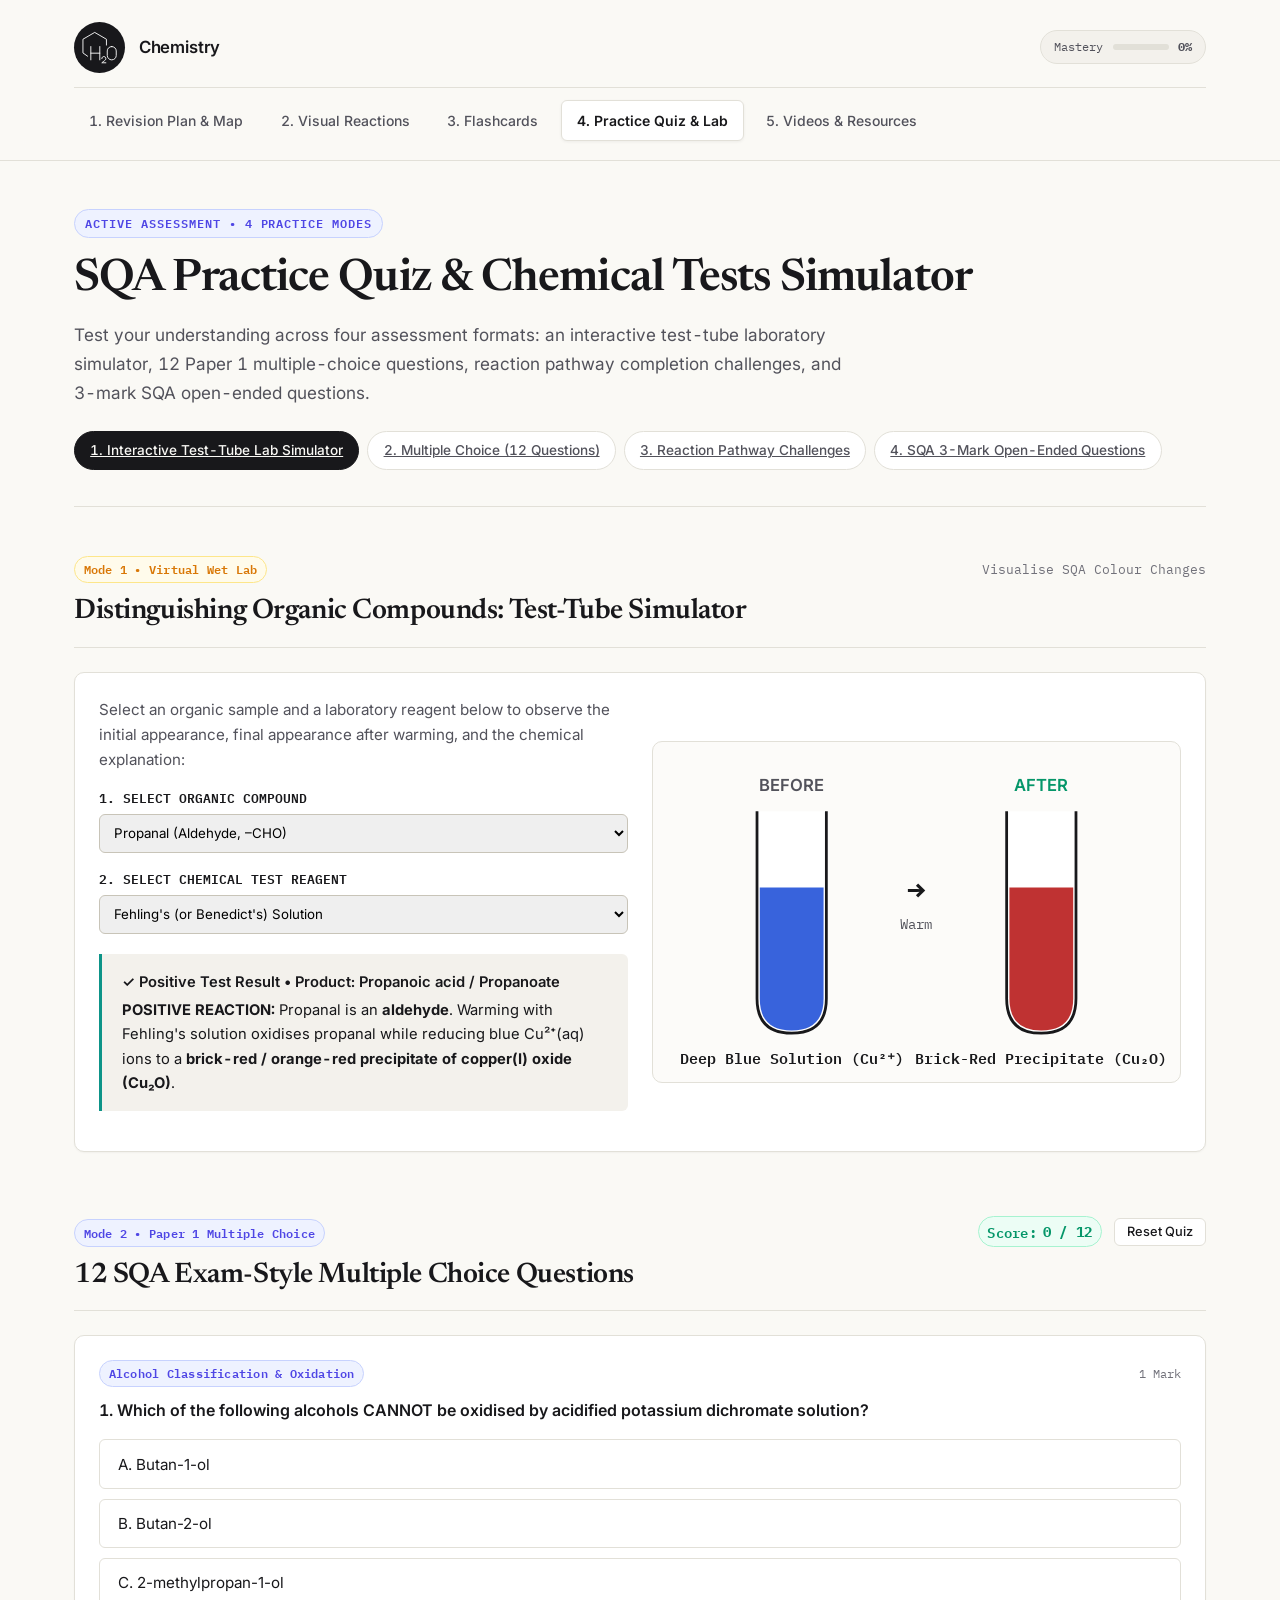
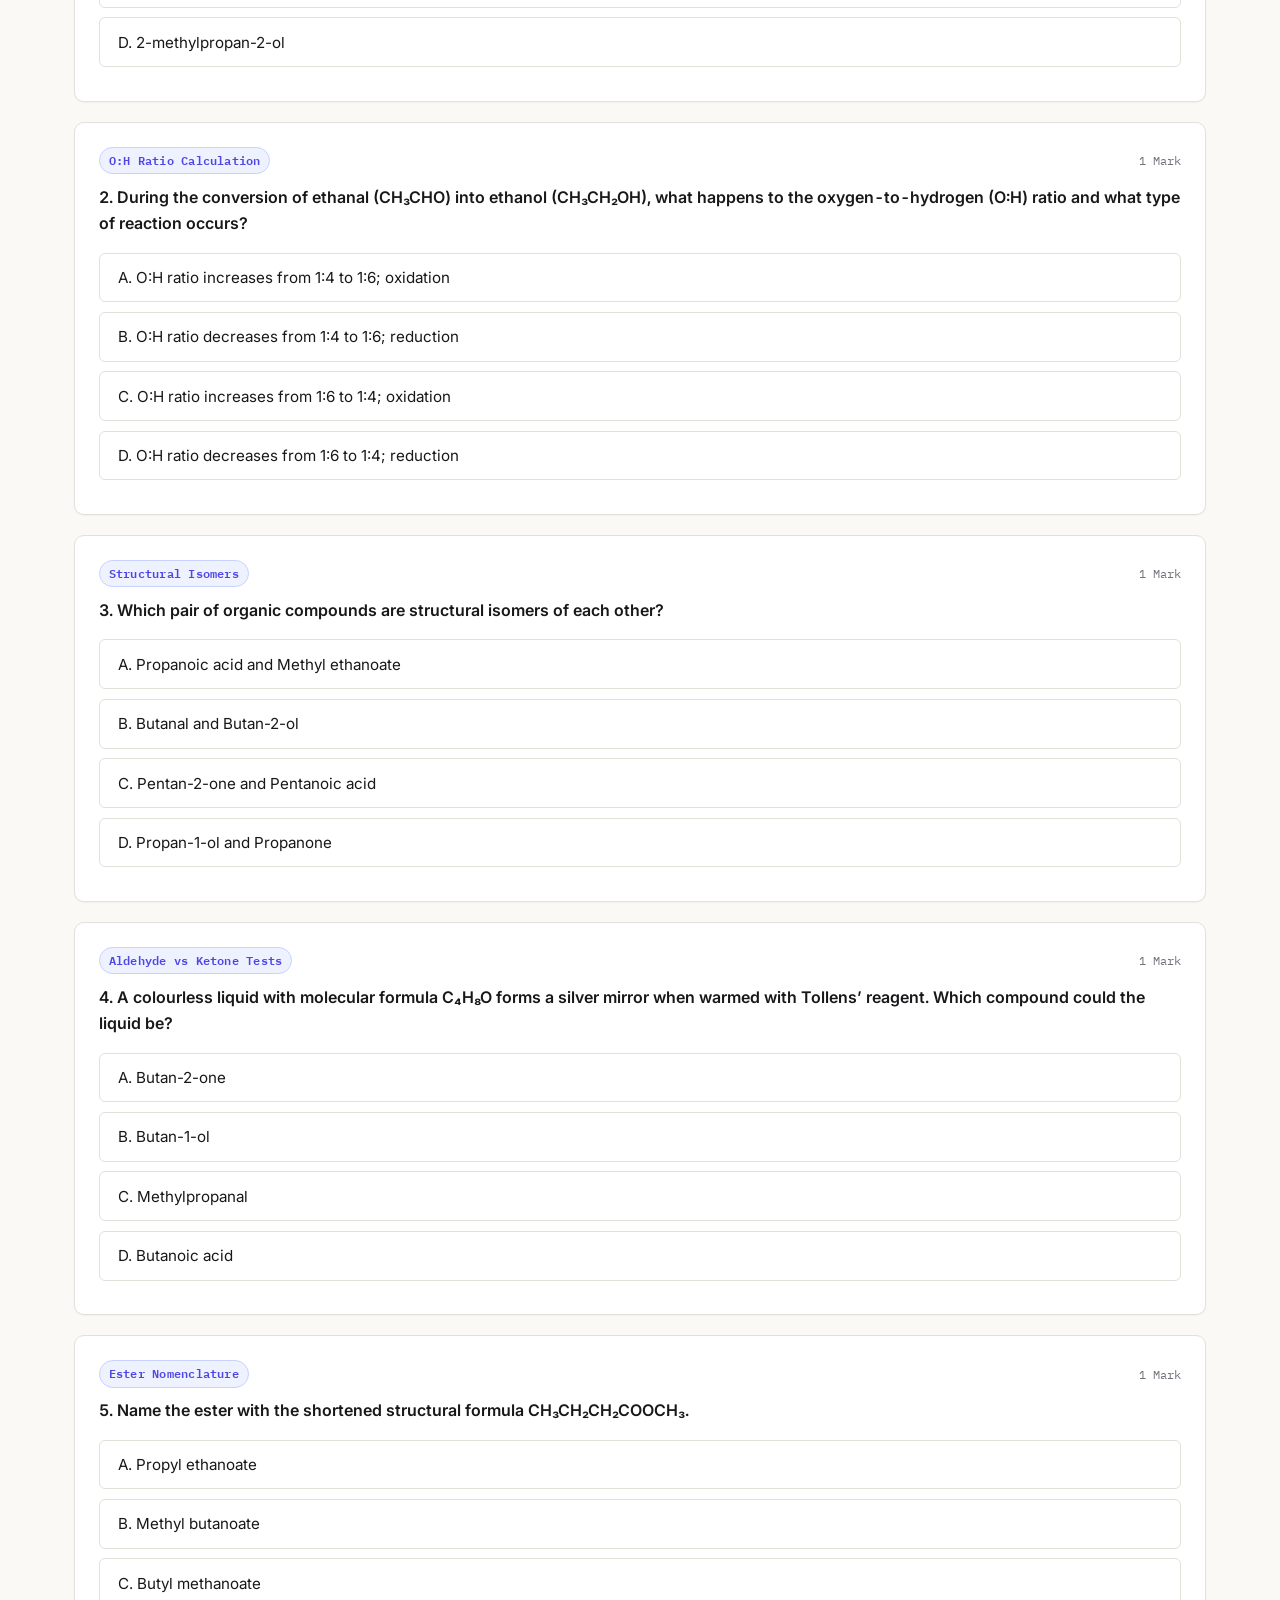
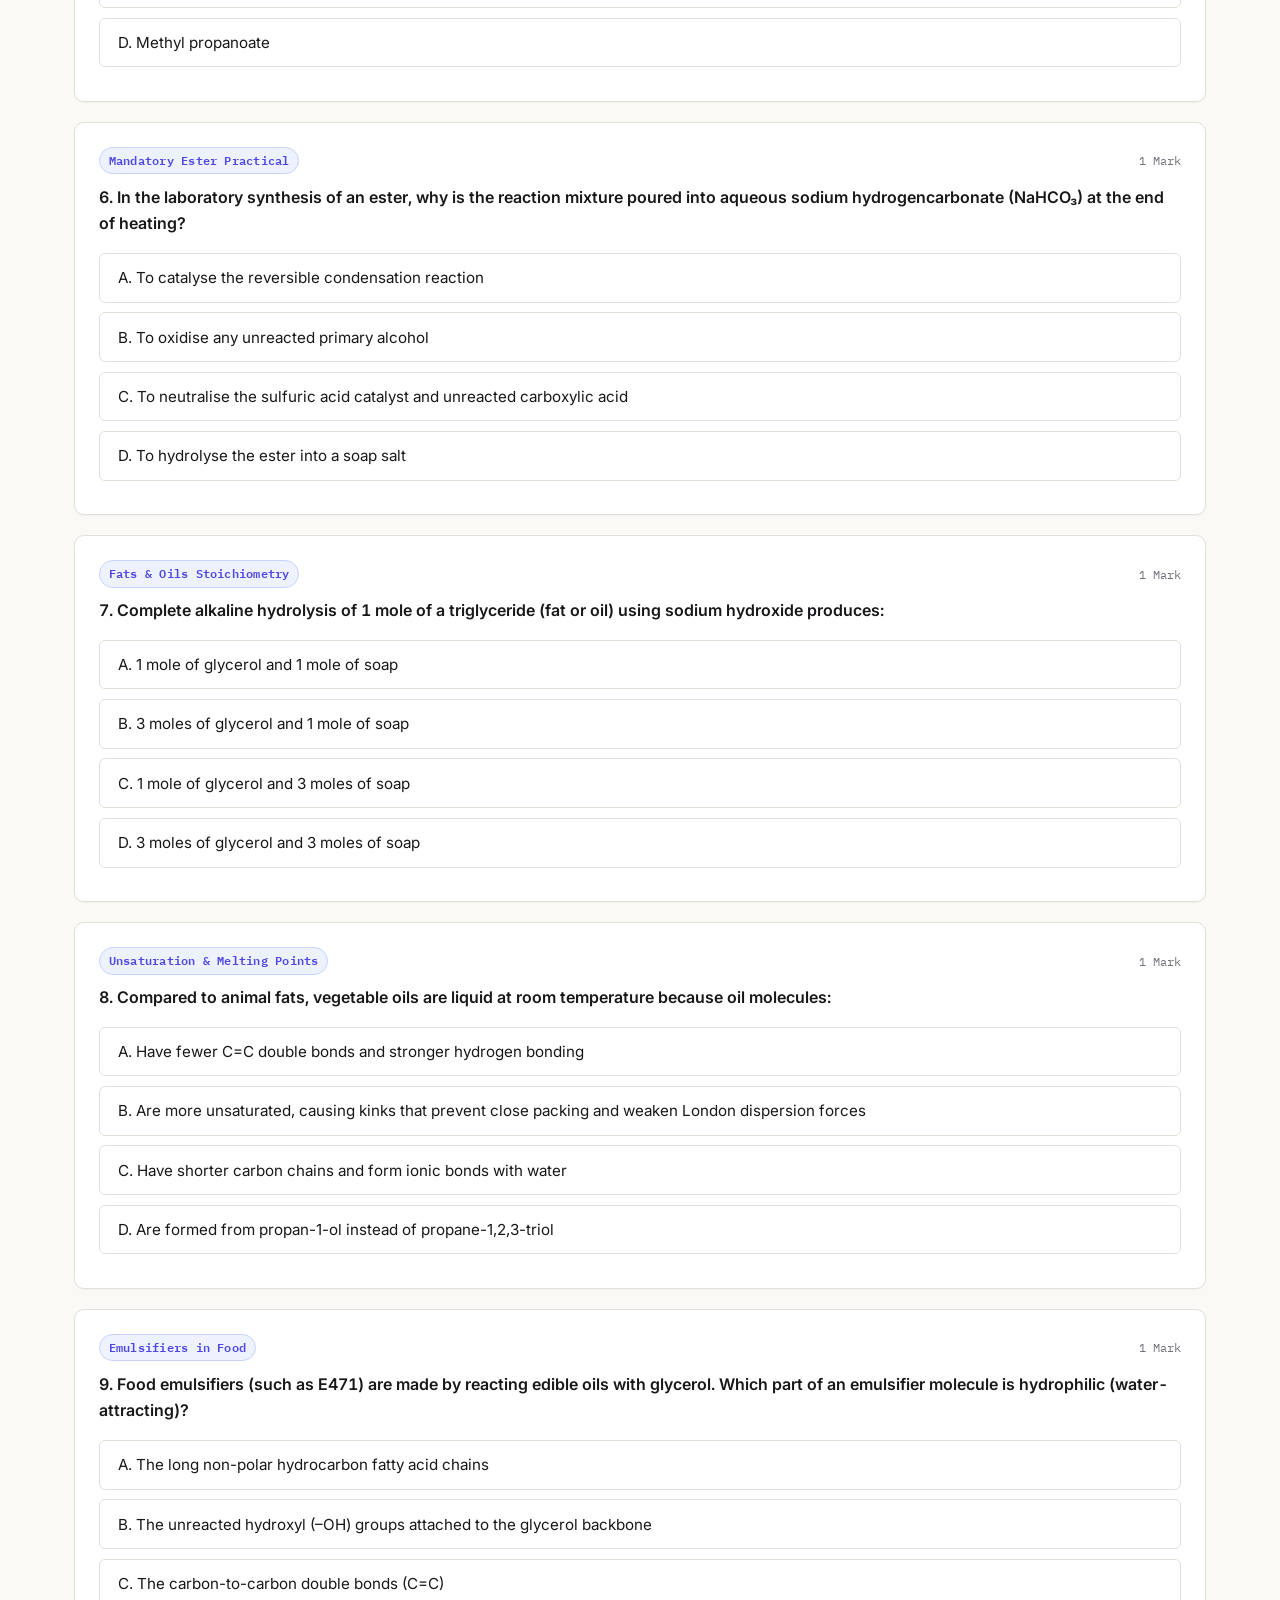
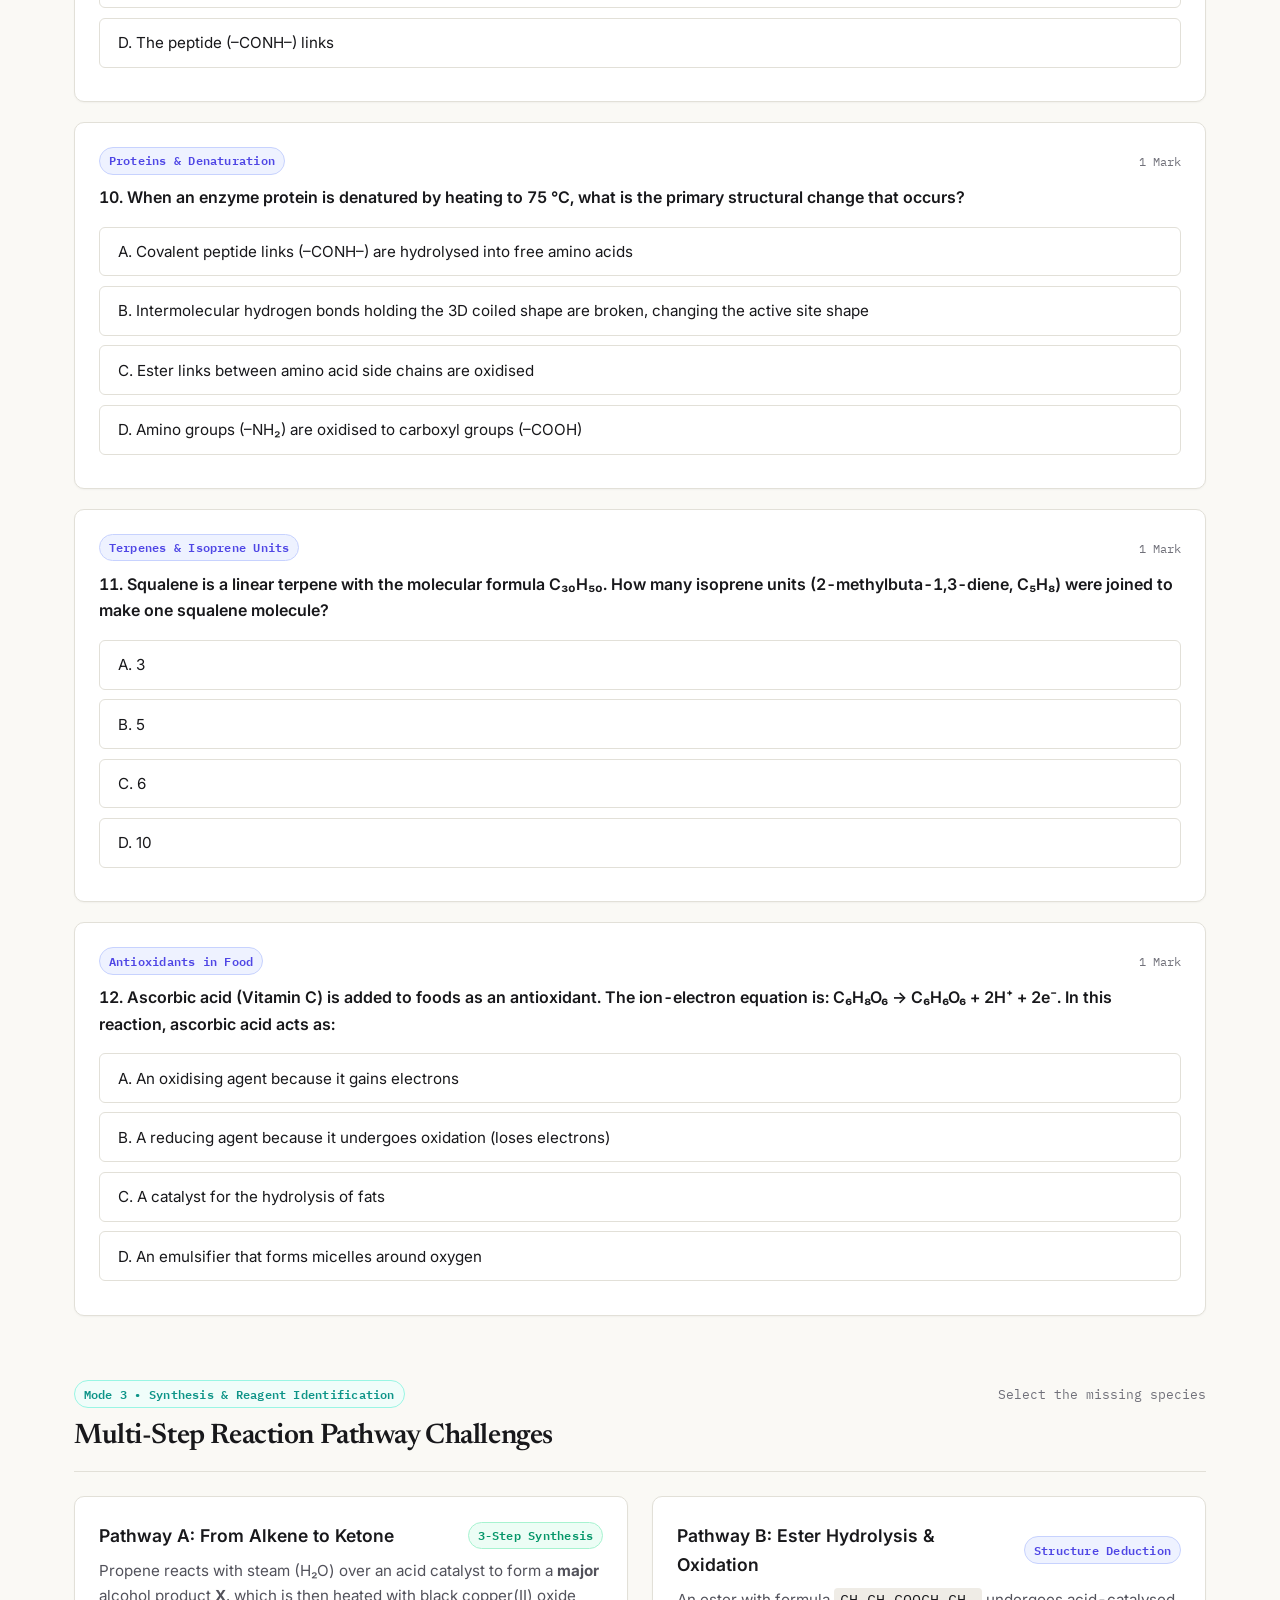
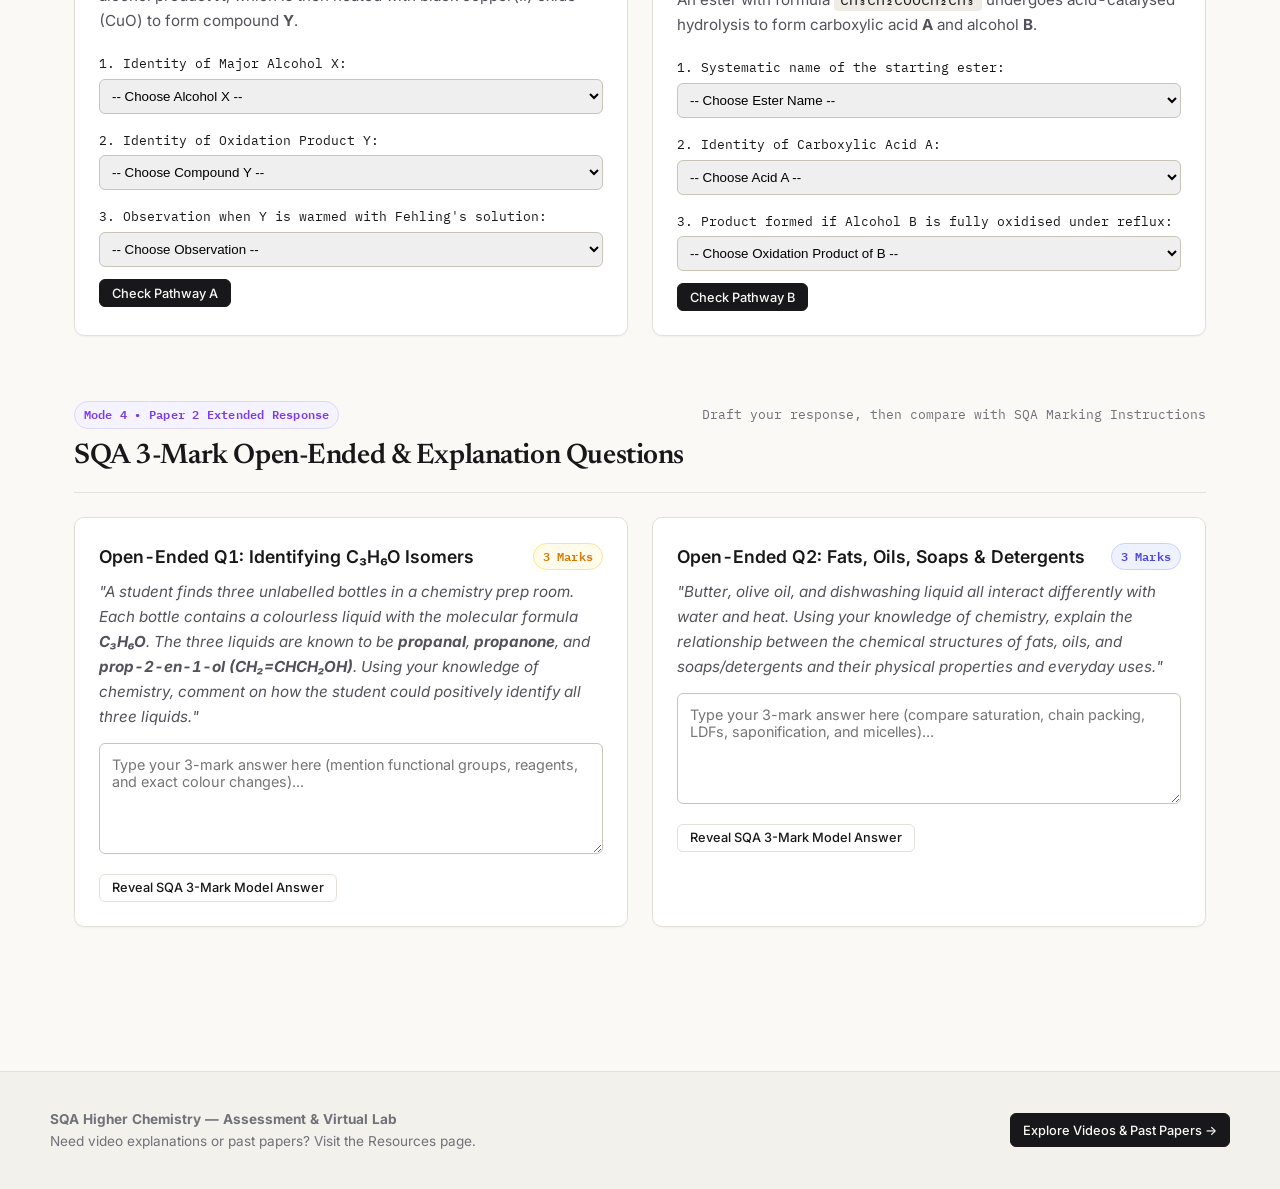
<file: quiz.html>
<!DOCTYPE html>
<html lang="en-GB">
<head>
  <meta charset="UTF-8" />
  <meta name="viewport" content="width=device-width, initial-scale=1.0" />
  <title>Practice Quiz &amp; Lab Simulator — SQA Higher Chemistry Organic Reactions</title>
  <link rel="stylesheet" href="styles.css" />
</head>
<body>

  <!-- Top Navigation -->
  <header class="site-header">
    <div class="header-inner">
      <a href="index.html" class="brand">
          <div class="brand-mark">
              <svg xmlns="http://www.w3.org/2000/svg" width="3em" height="3em" viewBox="0 0 48 48">
                <path d="M0 0h48v48H0z" fill="none" />
                <path fill="none" stroke="white" stroke-linecap="round" stroke-linejoin="round" d="M10.664 33.565L5.5 29.935V14.722l13.061-7.605l13.06 7.605v6.497m-17.375 1.614v14.813m9.981-14.813v14.813m-9.981-7.434h9.98m13.284-7.379zc2.764 0 4.99 2.189 4.99 4.907v5c0 2.718-2.226 4.906-4.99 4.906s-4.99-2.188-4.99-4.907v-5c0-2.717 2.225-4.906 4.99-4.906M26.452 36.22c0-1.425 1.256-2.548 2.693-2.265c.942.186 1.695 1.024 1.789 2.005c.07.73-.155 1.45-.646 1.893c-.91.82-3.836 3.03-3.836 3.03h4.494" />
              </svg>
          </div>
        <div class="brand-text">
          <span class="brand-title">Chemistry</span>
        </div>
      </a>

      <nav aria-label="Primary Navigation">
        <ul class="nav-links">
          <li><a href="index.html" class="nav-link">1. Revision Plan &amp; Map</a></li>
          <li><a href="reactions.html" class="nav-link">2. Visual Reactions</a></li>
          <li><a href="flashcards.html" class="nav-link">3. Flashcards</a></li>
          <li><a href="quiz.html" class="nav-link active">4. Practice Quiz &amp; Lab</a></li>
          <li><a href="resources.html" class="nav-link">5. Videos &amp; Resources</a></li>
        </ul>
      </nav>

      <div class="header-progress" title="Overall Revision Mastery">
        <span>Mastery</span>
        <div class="progress-mini-bar">
          <div class="progress-mini-fill" id="global-progress-fill"></div>
        </div>
        <strong id="global-progress-pct">0%</strong>
      </div>
    </div>
  </header>

  <main class="container">

    <!-- Page Hero -->
    <section class="page-hero">
      <div class="eyebrow">Active Assessment &bull; 4 Practice Modes</div>
      <h1 class="page-title">SQA Practice Quiz &amp; Chemical Tests Simulator</h1>
      <p class="page-lead">
        Test your understanding across four assessment formats: an interactive test-tube laboratory simulator,
        12 Paper 1 multiple-choice questions, reaction pathway completion challenges, and 3-mark SQA open-ended questions.
      </p>

      <div class="filter-bar" style="margin-top: 1.5rem; margin-bottom: 0;">
        <a href="#lab-simulator" class="filter-btn active">1. Interactive Test-Tube Lab Simulator</a>
        <a href="#mcq-section" class="filter-btn">2. Multiple Choice (12 Questions)</a>
        <a href="#pathway-builder" class="filter-btn">3. Reaction Pathway Challenges</a>
        <a href="#open-ended" class="filter-btn">4. SQA 3-Mark Open-Ended Questions</a>
      </div>
    </section>

    <!-- Mode 1: Interactive Test-Tube Colour Change Simulator -->
    <section class="section" id="lab-simulator">
      <div class="section-header">
        <div>
          <span class="badge badge-carbonyl">Mode 1 &bull; Virtual Wet Lab</span>
          <h2 class="section-title" style="margin-top: 0.3rem;">Distinguishing Organic Compounds: Test-Tube Simulator</h2>
        </div>
        <span class="section-subtitle">Visualise SQA Colour Changes</span>
      </div>

      <div class="card">
        <div class="grid-2" style="align-items: center;">
          <div>
            <p class="card-body" style="margin-bottom: 1rem;">
              Select an organic sample and a laboratory reagent below to observe the initial appearance, final appearance after warming, and the chemical explanation:
            </p>

            <div style="margin-bottom: 1rem;">
              <label for="sim-compound" style="display: block; font-size: 0.8rem; font-family: var(--font-mono); font-weight: 600; margin-bottom: 0.3rem;">1. SELECT ORGANIC COMPOUND</label>
              <select id="sim-compound" style="width: 100%; padding: 0.6rem; border-radius: var(--radius-sm); border: 1px solid var(--border-strong); font-family: var(--font-sans);">
                <option value="propan1ol">Propan-1-ol (Primary 1° Alcohol)</option>
                <option value="propan2ol">Propan-2-ol (Secondary 2° Alcohol)</option>
                <option value="methylpropan2ol">2-methylpropan-2-ol (Tertiary 3° Alcohol)</option>
                <option value="propanal" selected>Propanal (Aldehyde, –CHO)</option>
                <option value="propanone">Propanone (Ketone, –CO–)</option>
                <option value="hexene">Hex-1-ene (Unsaturated Alkene, C=C)</option>
              </select>
            </div>

            <div style="margin-bottom: 1.25rem;">
              <label for="sim-reagent" style="display: block; font-size: 0.8rem; font-family: var(--font-mono); font-weight: 600; margin-bottom: 0.3rem;">2. SELECT CHEMICAL TEST REAGENT</label>
              <select id="sim-reagent" style="width: 100%; padding: 0.6rem; border-radius: var(--radius-sm); border: 1px solid var(--border-strong); font-family: var(--font-sans);">
                <option value="dichromate">Acidified Potassium Dichromate (K₂Cr₂O₇ / H⁺)</option>
                <option value="fehlings" selected>Fehling's (or Benedict's) Solution</option>
                <option value="tollens">Tollens' Reagent (Ammoniacal AgNO₃)</option>
                <option value="bromine">Bromine Solution (Br₂(aq))</option>
              </select>
            </div>

            <div id="sim-explanation-box" class="callout" style="margin-top: 0;">
              <!-- Populated by JS -->
            </div>
          </div>

          <!-- Visual SVG Test Tubes (Before & After) -->
          <div class="structure-stage" style="background: #FCFBF9; margin: 0;">
            <svg viewBox="0 0 380 245" width="100%" height="auto" id="sim-tubes-svg" aria-label="Before and after test tubes">
              <!-- Populated dynamically by JS -->
            </svg>
          </div>
        </div>
      </div>
    </section>

    <!-- Mode 2: 12 Multiple Choice Questions -->
    <section class="section" id="mcq-section">
      <div class="section-header">
        <div>
          <span class="badge badge-ester">Mode 2 &bull; Paper 1 Multiple Choice</span>
          <h2 class="section-title" style="margin-top: 0.3rem;">12 SQA Exam-Style Multiple Choice Questions</h2>
        </div>
        <div style="display: flex; align-items: center; gap: 0.75rem;">
          <span class="badge badge-alkene" style="font-size: 0.85rem;">Score: <strong id="mcq-score-display">0 / 12</strong></span>
          <button type="button" class="btn btn-sm" id="reset-mcq-btn">Reset Quiz</button>
        </div>
      </div>

      <div id="mcq-container" style="display: flex; flex-direction: column; gap: 1.25rem;">
        <!-- Rendered by JS -->
      </div>
    </section>

    <!-- Mode 3: Interactive Reaction Pathway Completion Challenges -->
    <section class="section" id="pathway-builder">
      <div class="section-header">
        <div>
          <span class="badge badge-hydroxyl">Mode 3 &bull; Synthesis &amp; Reagent Identification</span>
          <h2 class="section-title" style="margin-top: 0.3rem;">Multi-Step Reaction Pathway Challenges</h2>
        </div>
        <span class="section-subtitle">Select the missing species</span>
      </div>

      <div class="grid-2">
        <!-- Challenge 1 -->
        <div class="card">
          <div class="card-title">
            <span>Pathway A: From Alkene to Ketone</span>
            <span class="badge badge-alkene">3-Step Synthesis</span>
          </div>
          <p class="card-body" style="margin-bottom: 1rem;">
            Propene reacts with steam (H₂O) over an acid catalyst to form a <strong>major</strong> alcohol product <strong>X</strong>, which is then heated with black copper(II) oxide (CuO) to form compound <strong>Y</strong>.
          </p>

          <div style="display: flex; flex-direction: column; gap: 0.75rem;">
            <div>
              <label style="font-size: 0.8rem; font-family: var(--font-mono);">1. Identity of Major Alcohol X:</label>
              <select class="pathway-select" data-ans="propan-2-ol" style="width: 100%; padding: 0.5rem; margin-top: 0.2rem; border-radius: 6px; border: 1px solid var(--border-strong);">
                <option value="">-- Choose Alcohol X --</option>
                <option value="propan-1-ol">Propan-1-ol (1° alcohol)</option>
                <option value="propan-2-ol">Propan-2-ol (2° alcohol)</option>
                <option value="propanoic">Propanoic acid</option>
              </select>
            </div>
            <div>
              <label style="font-size: 0.8rem; font-family: var(--font-mono);">2. Identity of Oxidation Product Y:</label>
              <select class="pathway-select" data-ans="propanone" style="width: 100%; padding: 0.5rem; margin-top: 0.2rem; border-radius: 6px; border: 1px solid var(--border-strong);">
                <option value="">-- Choose Compound Y --</option>
                <option value="propanal">Propanal (Aldehyde)</option>
                <option value="propanone">Propanone (Ketone)</option>
                <option value="propanoic">Propanoic acid</option>
              </select>
            </div>
            <div>
              <label style="font-size: 0.8rem; font-family: var(--font-mono);">3. Observation when Y is warmed with Fehling's solution:</label>
              <select class="pathway-select" data-ans="stays-blue" style="width: 100%; padding: 0.5rem; margin-top: 0.2rem; border-radius: 6px; border: 1px solid var(--border-strong);">
                <option value="">-- Choose Observation --</option>
                <option value="brick-red">Turns from blue to brick-red precipitate</option>
                <option value="stays-blue">No reaction — remains blue solution</option>
                <option value="silver">Forms a silver mirror</option>
              </select>
            </div>
            <button type="button" class="btn btn-sm btn-primary check-pathway-btn" style="align-self: flex-start;">Check Pathway A</button>
            <div class="quiz-feedback"></div>
          </div>
        </div>

        <!-- Challenge 2 -->
        <div class="card">
          <div class="card-title">
            <span>Pathway B: Ester Hydrolysis &amp; Oxidation</span>
            <span class="badge badge-ester">Structure Deduction</span>
          </div>
          <p class="card-body" style="margin-bottom: 1rem;">
            An ester with formula <span class="chem-formula">CH₃CH₂COOCH₂CH₃</span> undergoes acid-catalysed hydrolysis to form carboxylic acid <strong>A</strong> and alcohol <strong>B</strong>.
          </p>

          <div style="display: flex; flex-direction: column; gap: 0.75rem;">
            <div>
              <label style="font-size: 0.8rem; font-family: var(--font-mono);">1. Systematic name of the starting ester:</label>
              <select class="pathway-select" data-ans="ethyl-propanoate" style="width: 100%; padding: 0.5rem; margin-top: 0.2rem; border-radius: 6px; border: 1px solid var(--border-strong);">
                <option value="">-- Choose Ester Name --</option>
                <option value="propyl-ethanoate">Propyl ethanoate</option>
                <option value="ethyl-propanoate">Ethyl propanoate</option>
                <option value="methyl-butanoate">Methyl butanoate</option>
              </select>
            </div>
            <div>
              <label style="font-size: 0.8rem; font-family: var(--font-mono);">2. Identity of Carboxylic Acid A:</label>
              <select class="pathway-select" data-ans="propanoic-acid" style="width: 100%; padding: 0.5rem; margin-top: 0.2rem; border-radius: 6px; border: 1px solid var(--border-strong);">
                <option value="">-- Choose Acid A --</option>
                <option value="ethanoic-acid">Ethanoic acid (CH₃COOH)</option>
                <option value="propanoic-acid">Propanoic acid (CH₃CH₂COOH)</option>
                <option value="butanoic-acid">Butanoic acid (C₃H₇COOH)</option>
              </select>
            </div>
            <div>
              <label style="font-size: 0.8rem; font-family: var(--font-mono);">3. Product formed if Alcohol B is fully oxidised under reflux:</label>
              <select class="pathway-select" data-ans="ethanoic-acid" style="width: 100%; padding: 0.5rem; margin-top: 0.2rem; border-radius: 6px; border: 1px solid var(--border-strong);">
                <option value="">-- Choose Oxidation Product of B --</option>
                <option value="ethanal">Ethanal</option>
                <option value="ethanoic-acid">Ethanoic acid</option>
                <option value="propanone">Propanone</option>
              </select>
            </div>
            <button type="button" class="btn btn-sm btn-primary check-pathway-btn" style="align-self: flex-start;">Check Pathway B</button>
            <div class="quiz-feedback"></div>
          </div>
        </div>
      </div>
    </section>

    <!-- Mode 4: SQA Paper 2 Structured & 3-Mark Open-Ended Questions -->
    <section class="section" id="open-ended">
      <div class="section-header">
        <div>
          <span class="badge badge-amide">Mode 4 &bull; Paper 2 Extended Response</span>
          <h2 class="section-title" style="margin-top: 0.3rem;">SQA 3-Mark Open-Ended &amp; Explanation Questions</h2>
        </div>
        <span class="section-subtitle">Draft your response, then compare with SQA Marking Instructions</span>
      </div>

      <div class="grid-2">
        <!-- Open-Ended Question 1 -->
        <div class="card">
          <div class="card-title">
            <span>Open-Ended Q1: Identifying C₃H₆O Isomers</span>
            <span class="badge badge-carbonyl">3 Marks</span>
          </div>
          <p class="card-body" style="margin-bottom: 0.85rem;">
            <em>"A student finds three unlabelled bottles in a chemistry prep room. Each bottle contains a colourless liquid with the molecular formula <strong>C₃H₆O</strong>. The three liquids are known to be <strong>propanal</strong>, <strong>propanone</strong>, and <strong>prop-2-en-1-ol (CH₂=CHCH₂OH)</strong>. Using your knowledge of chemistry, comment on how the student could positively identify all three liquids."</em>
          </p>
          <textarea rows="5" placeholder="Type your 3-mark answer here (mention functional groups, reagents, and exact colour changes)..." style="width: 100%; padding: 0.75rem; border-radius: var(--radius-sm); border: 1px solid var(--border-strong); font-family: var(--font-sans); font-size: 0.9rem; margin-bottom: 0.75rem;"></textarea>
          <button type="button" class="btn btn-sm toggle-scheme-btn">Reveal SQA 3-Mark Model Answer</button>
          <div class="quiz-feedback" style="margin-top: 0.75rem;">
            <strong>SQA 3-Mark Model Answer Rubric:</strong><br>
            1. <strong>Functional Group Identification:</strong> Propanal has an aldehyde (–CHO) group; propanone has a ketone (–CO–) group; prop-2-en-1-ol has both an alkene (C=C) double bond and a primary alcohol (–OH) group.<br>
            2. <strong>Test 1 (Bromine Solution):</strong> Shake a sample of each with orange/brown <strong>bromine solution (Br₂(aq))</strong>. Only <strong>prop-2-en-1-ol</strong> contains a C=C double bond and will rapidly <strong>decolourise the bromine solution</strong> via an addition reaction.<br>
            3. <strong>Test 2 (Tollens’ or Fehling’s):</strong> Warm the remaining two liquids in a hot water bath with <strong>Tollens’ reagent</strong> (or <strong>Fehling’s solution</strong>). <strong>Propanal</strong> (the aldehyde) is oxidised to propanoic acid and forms a <strong>silver mirror</strong> (or a <strong>brick-red precipitate</strong> with Fehling’s), whereas <strong>propanone</strong> (the ketone) resists oxidation and gives no change.
          </div>
        </div>

        <!-- Open-Ended Question 2 -->
        <div class="card">
          <div class="card-title">
            <span>Open-Ended Q2: Fats, Oils, Soaps &amp; Detergents</span>
            <span class="badge badge-ester">3 Marks</span>
          </div>
          <p class="card-body" style="margin-bottom: 0.85rem;">
            <em>"Butter, olive oil, and dishwashing liquid all interact differently with water and heat. Using your knowledge of chemistry, explain the relationship between the chemical structures of fats, oils, and soaps/detergents and their physical properties and everyday uses."</em>
          </p>
          <textarea rows="5" placeholder="Type your 3-mark answer here (compare saturation, chain packing, LDFs, saponification, and micelles)..." style="width: 100%; padding: 0.75rem; border-radius: var(--radius-sm); border: 1px solid var(--border-strong); font-family: var(--font-sans); font-size: 0.9rem; margin-bottom: 0.75rem;"></textarea>
          <button type="button" class="btn btn-sm toggle-scheme-btn">Reveal SQA 3-Mark Model Answer</button>
          <div class="quiz-feedback" style="margin-top: 0.75rem;">
            <strong>SQA 3-Mark Model Answer Rubric:</strong><br>
            1. <strong>Triester Structure &amp; Melting Point:</strong> Butter (fat) and olive oil (oil) are both <strong>triesters (triglycerides)</strong> formed from <strong>glycerol (propane-1,2,3-triol)</strong> and three fatty acids. Olive oil has a higher degree of <strong>unsaturation (C=C double bonds)</strong>, causing bends/kinks in the chains that prevent close packing, resulting in <strong>weaker London dispersion forces</strong> and a lower melting point (liquid at room temp) than saturated butter fat.<br>
            2. <strong>Soap &amp; Detergent Structure:</strong> Alkaline hydrolysis of fats/oils with NaOH produces soap. Soaps and dishwashing detergents have a <strong>long non-polar hydrophobic hydrocarbon tail</strong> (dissolves in non-polar grease/oil) and an <strong>ionic hydrophilic head</strong> (dissolves in polar water).<br>
            3. <strong>Micelles &amp; Hard Water:</strong> Agitation forms negatively charged spherical <strong>micelles</strong> that repel each other, suspending grease in water as an emulsion. Dishwashing liquid uses <strong>soapless detergents</strong> so it does not form insoluble <strong>scum</strong> with Ca²⁺/Mg²⁺ ions in hard water.
          </div>
        </div>
      </div>
    </section>

  </main>

  <footer class="site-footer">
    <div class="footer-inner">
      <div>
        <strong>SQA Higher Chemistry — Assessment &amp; Virtual Lab</strong><br>
        Need video explanations or past papers? Visit the Resources page.
      </div>
      <div>
        <a href="resources.html" class="btn btn-sm btn-primary">Explore Videos &amp; Past Papers &rarr;</a>
      </div>
    </div>
  </footer>

  <script src="app.js"></script>
  <script>
    // =========================================================================
    // Mode 1: Interactive Test-Tube Colour Simulator
    // =========================================================================
    const SIM_RESULTS = {
      dichromate: {
        reagentName: 'Acidified K₂Cr₂O₇(aq)',
        initColor: '#EA580C',
        initLabel: 'Orange Solution',
        reactions: {
          propan1ol: {
            reacts: true,
            finalColor: '#0F766E',
            finalLabel: 'Green Solution (Cr³⁺)',
            product: 'Propanal (distillation) → Propanoic acid (reflux)',
            text: '<strong>POSITIVE REACTION:</strong> Propan-1-ol is a <strong>primary (1°) alcohol</strong>. It is oxidised to propanal and then propanoic acid, reducing orange dichromate ions (Cr₂O₇²⁻) to green chromium(III) ions (Cr³⁺).'
          },
          propan2ol: {
            reacts: true,
            finalColor: '#0F766E',
            finalLabel: 'Green Solution (Cr³⁺)',
            product: 'Propanone (Ketone)',
            text: '<strong>POSITIVE REACTION:</strong> Propan-2-ol is a <strong>secondary (2°) alcohol</strong>. It is oxidised to the ketone <strong>propanone</strong>, turning the orange dichromate solution green.'
          },
          methylpropan2ol: {
            reacts: false,
            finalColor: '#EA580C',
            finalLabel: 'Remains Orange',
            product: 'No Reaction',
            text: '<strong>NO REACTION:</strong> 2-methylpropan-2-ol is a <strong>tertiary (3°) alcohol</strong> with no C–H bond on the C–OH carbon. It cannot be oxidised by acidified dichromate, so the solution remains orange.'
          },
          propanal: {
            reacts: true,
            finalColor: '#0F766E',
            finalLabel: 'Green Solution (Cr³⁺)',
            product: 'Propanoic acid',
            text: '<strong>POSITIVE REACTION:</strong> Propanal is an <strong>aldehyde (–CHO)</strong> and is oxidised to propanoic acid (–COOH), turning the orange dichromate solution green.'
          },
          propanone: {
            reacts: false,
            finalColor: '#EA580C',
            finalLabel: 'Remains Orange',
            product: 'No Reaction',
            text: '<strong>NO REACTION:</strong> Propanone is a <strong>ketone (–CO–)</strong> and resists further oxidation. The acidified dichromate solution remains orange.'
          },
          hexene: {
            reacts: false,
            finalColor: '#EA580C',
            finalLabel: 'Remains Orange',
            product: 'No Reaction',
            text: '<strong>NO REACTION:</strong> Acidified dichromate tests for oxidisable alcohols/aldehydes, not alkenes. Use bromine solution (Br₂) to test for unsaturation.'
          }
        }
      },
      fehlings: {
        reagentName: "Fehling's Solution",
        initColor: '#1D4ED8',
        initLabel: 'Deep Blue Solution (Cu²⁺)',
        reactions: {
          propan1ol: {
            reacts: false,
            finalColor: '#1D4ED8',
            finalLabel: 'Remains Blue',
            product: 'No Reaction',
            text: "<strong>NO REACTION:</strong> Fehling's solution is a very mild oxidising agent that only oxidises <strong>aldehydes</strong>, not alcohols."
          },
          propan2ol: {
            reacts: false,
            finalColor: '#1D4ED8',
            finalLabel: 'Remains Blue',
            product: 'No Reaction',
            text: "<strong>NO REACTION:</strong> Fehling's solution does not oxidise secondary alcohols."
          },
          methylpropan2ol: {
            reacts: false,
            finalColor: '#1D4ED8',
            finalLabel: 'Remains Blue',
            product: 'No Reaction',
            text: "<strong>NO REACTION:</strong> Tertiary alcohols are not oxidised."
          },
          propanal: {
            reacts: true,
            finalColor: '#B91C1C',
            finalLabel: 'Brick-Red Precipitate (Cu₂O)',
            product: 'Propanoic acid / Propanoate',
            text: "<strong>POSITIVE REACTION:</strong> Propanal is an <strong>aldehyde</strong>. Warming with Fehling's solution oxidises propanal while reducing blue Cu²⁺(aq) ions to a <strong>brick-red / orange-red precipitate of copper(I) oxide (Cu₂O)</strong>."
          },
          propanone: {
            reacts: false,
            finalColor: '#1D4ED8',
            finalLabel: 'Remains Blue',
            product: 'No Reaction',
            text: "<strong>NO REACTION:</strong> Propanone is a <strong>ketone</strong> and cannot be oxidised by Fehling's solution. The solution stays blue—distinguishing it from propanal."
          },
          hexene: {
            reacts: false,
            finalColor: '#1D4ED8',
            finalLabel: 'Remains Blue',
            product: 'No Reaction',
            text: "<strong>NO REACTION:</strong> Alkenes do not react with Fehling's solution."
          }
        }
      },
      tollens: {
        reagentName: "Tollens' Reagent",
        initColor: '#E4E4E7',
        initLabel: 'Colourless Solution (Ag⁺)',
        reactions: {
          propan1ol: {
            reacts: false,
            finalColor: '#E4E4E7',
            finalLabel: 'Remains Colourless',
            product: 'No Reaction',
            text: "<strong>NO REACTION:</strong> Tollens' reagent specifically oxidises <strong>aldehydes</strong>, not primary alcohols."
          },
          propan2ol: {
            reacts: false,
            finalColor: '#E4E4E7',
            finalLabel: 'Remains Colourless',
            product: 'No Reaction',
            text: "<strong>NO REACTION:</strong> Tollens' reagent does not oxidise secondary alcohols."
          },
          methylpropan2ol: {
            reacts: false,
            finalColor: '#E4E4E7',
            finalLabel: 'Remains Colourless',
            product: 'No Reaction',
            text: "<strong>NO REACTION:</strong> Tertiary alcohols resist oxidation."
          },
          propanal: {
            reacts: true,
            finalColor: '#9CA3AF',
            finalLabel: 'Silver Mirror (Ag(s) coat)',
            product: 'Propanoic acid / Propanoate',
            text: "<strong>POSITIVE REACTION:</strong> Propanal is an <strong>aldehyde</strong>. It reduces colourless Ag⁺(aq) ions in Tollens' reagent to metallic silver (<strong>Ag⁺ + e⁻ → Ag(s)</strong>), coating the inside of the test tube with a <strong>silver mirror</strong>."
          },
          propanone: {
            reacts: false,
            finalColor: '#E4E4E7',
            finalLabel: 'Remains Colourless',
            product: 'No Reaction',
            text: "<strong>NO REACTION:</strong> Propanone is a <strong>ketone</strong> and cannot be oxidised by Tollens' reagent. No silver mirror forms."
          },
          hexene: {
            reacts: false,
            finalColor: '#E4E4E7',
            finalLabel: 'Remains Colourless',
            product: 'No Reaction',
            text: "<strong>NO REACTION:</strong> Alkenes do not react with Tollens' reagent."
          }
        }
      },
      bromine: {
        reagentName: 'Bromine Solution Br₂(aq)',
        initColor: '#D97706',
        initLabel: 'Orange/Brown Br₂(aq)',
        reactions: {
          propan1ol: {
            reacts: false,
            finalColor: '#D97706',
            finalLabel: 'Remains Orange/Brown',
            product: 'No Reaction',
            text: '<strong>NO REACTION:</strong> Propan-1-ol is saturated (contains no C=C double bonds), so it does not decolourise bromine solution.'
          },
          propan2ol: {
            reacts: false,
            finalColor: '#D97706',
            finalLabel: 'Remains Orange/Brown',
            product: 'No Reaction',
            text: '<strong>NO REACTION:</strong> Propan-2-ol is saturated and does not decolourise bromine solution.'
          },
          methylpropan2ol: {
            reacts: false,
            finalColor: '#D97706',
            finalLabel: 'Remains Orange/Brown',
            product: 'No Reaction',
            text: '<strong>NO REACTION:</strong> 2-methylpropan-2-ol is saturated.'
          },
          propanal: {
            reacts: false,
            finalColor: '#D97706',
            finalLabel: 'Remains Orange/Brown',
            product: 'No Reaction (Test for C=C)',
            text: '<strong>NO ADDITION REACTION:</strong> Propanal contains a C=O carbonyl bond, not an alkene C=C bond.'
          },
          propanone: {
            reacts: false,
            finalColor: '#D97706',
            finalLabel: 'Remains Orange/Brown',
            product: 'No Reaction',
            text: '<strong>NO REACTION:</strong> Propanone contains no C=C double bonds.'
          },
          hexene: {
            reacts: true,
            finalColor: '#F4F4F5',
            finalLabel: 'Colourless (1,2-dibromohexane)',
            product: '1,2-dibromohexane',
            text: '<strong>POSITIVE REACTION:</strong> Hex-1-ene is an <strong>unsaturated alkene (C=C)</strong>. It undergoes rapid <strong>addition (halogenation)</strong> with Br₂, immediately <strong>decolourising the orange/brown bromine solution to colourless</strong>.'
          }
        }
      }
    };

    function updateSimulator() {
      const compKey = document.getElementById('sim-compound').value;
      const reagKey = document.getElementById('sim-reagent').value;
      const reag = SIM_RESULTS[reagKey];
      const res = reag.reactions[compKey];

      document.getElementById('sim-explanation-box').innerHTML = `
        <div class="callout-title">${res.reacts ? '✓ Positive Test Result' : '✕ No Reaction Observed'} &bull; Product: ${res.product}</div>
        <div>${res.text}</div>
      `;

      const silverStroke = (reagKey === 'tollens' && res.reacts) ? '#52525B' : '#18181B';
      const silverDash = (reagKey === 'tollens' && res.reacts) ? 'stroke-width="5"' : 'stroke-width="2"';

      document.getElementById('sim-tubes-svg').innerHTML = `
        <!-- Initial Tube -->
        <g transform="translate(45, 20)">
          <text x="55" y="15" text-anchor="middle" font-family="Inter, sans-serif" font-weight="600" font-size="12" fill="#52525B">BEFORE</text>
          <path d="M 30 30 L 30 165 Q 30 190 55 190 Q 80 190 80 165 L 80 30" fill="#FFFFFF" stroke="#18181B" stroke-width="2"/>
          <path d="M 32 85 L 78 85 L 78 165 Q 78 188 55 188 Q 32 188 32 165 Z" fill="${reag.initColor}" opacity="0.88"/>
          <text x="55" y="212" text-anchor="middle" font-family="IBM Plex Mono, monospace" font-size="10.5" font-weight="600" fill="#18181B">${reag.initLabel}</text>
        </g>

        <!-- Arrow -->
        <text x="190" y="115" text-anchor="middle" font-family="IBM Plex Mono, monospace" font-size="22" font-weight="600" fill="#18181B">&rarr;</text>
        <text x="190" y="135" text-anchor="middle" font-family="IBM Plex Mono, monospace" font-size="10" fill="#52525B">${reagKey === 'bromine' ? 'Shake' : 'Warm'}</text>

        <!-- Final Tube -->
        <g transform="translate(225, 20)">
          <text x="55" y="15" text-anchor="middle" font-family="Inter, sans-serif" font-weight="600" font-size="12" fill="${res.reacts ? '#059669' : '#52525B'}">AFTER</text>
          <path d="M 30 30 L 30 165 Q 30 190 55 190 Q 80 190 80 165 L 80 30" fill="#FFFFFF" stroke="${silverStroke}" ${silverDash}/>
          <path d="M 32 85 L 78 85 L 78 165 Q 78 188 55 188 Q 32 188 32 165 Z" fill="${res.finalColor}" opacity="0.9"/>
          <text x="55" y="212" text-anchor="middle" font-family="IBM Plex Mono, monospace" font-size="10.5" font-weight="600" fill="#18181B">${res.finalLabel}</text>
        </g>
      `;
    }

    document.getElementById('sim-compound').addEventListener('change', updateSimulator);
    document.getElementById('sim-reagent').addEventListener('change', updateSimulator);
    updateSimulator();

    // =========================================================================
    // Mode 2: 12 Multiple Choice Questions
    // =========================================================================
    const MCQS = [
      {
        id: 'q1',
        topic: 'Alcohol Classification & Oxidation',
        q: '1. Which of the following alcohols CANNOT be oxidised by acidified potassium dichromate solution?',
        options: [
          'A. Butan-1-ol',
          'B. Butan-2-ol',
          'C. 2-methylpropan-1-ol',
          'D. 2-methylpropan-2-ol'
        ],
        correct: 3,
        exp: '<strong>D is correct.</strong> 2-methylpropan-2-ol is a <strong>tertiary (3°) alcohol</strong> (the C–OH carbon is bonded to 3 methyl carbons and has no C–H bond). Butan-1-ol and 2-methylpropan-1-ol are 1° alcohols; butan-2-ol is a 2° alcohol.'
      },
      {
        id: 'q2',
        topic: 'O:H Ratio Calculation',
        q: '2. During the conversion of ethanal (CH₃CHO) into ethanol (CH₃CH₂OH), what happens to the oxygen-to-hydrogen (O:H) ratio and what type of reaction occurs?',
        options: [
          'A. O:H ratio increases from 1:4 to 1:6; oxidation',
          'B. O:H ratio decreases from 1:4 to 1:6; reduction',
          'C. O:H ratio increases from 1:6 to 1:4; oxidation',
          'D. O:H ratio decreases from 1:6 to 1:4; reduction'
        ],
        correct: 1,
        exp: '<strong>B is correct.</strong> Ethanal is C₂H₄O (O:H = 1:4 = 0.25) and ethanol is C₂H₆O (O:H = 1:6 = 0.167). Because 1/6 is smaller than 1/4, the O:H ratio <strong>decreases</strong>, which is defined as <strong>reduction</strong>.'
      },
      {
        id: 'q3',
        topic: 'Structural Isomers',
        q: '3. Which pair of organic compounds are structural isomers of each other?',
        options: [
          'A. Propanoic acid and Methyl ethanoate',
          'B. Butanal and Butan-2-ol',
          'C. Pentan-2-one and Pentanoic acid',
          'D. Propan-1-ol and Propanone'
        ],
        correct: 0,
        exp: '<strong>A is correct.</strong> Both propanoic acid (CH₃CH₂COOH) and methyl ethanoate (CH₃COOCH₃) share the exact same molecular formula: <strong>C₃H₆O₂</strong>.'
      },
      {
        id: 'q4',
        topic: 'Aldehyde vs Ketone Tests',
        q: '4. A colourless liquid with molecular formula C₄H₈O forms a silver mirror when warmed with Tollens’ reagent. Which compound could the liquid be?',
        options: [
          'A. Butan-2-one',
          'B. Butan-1-ol',
          'C. Methylpropanal',
          'D. Butanoic acid'
        ],
        correct: 2,
        exp: '<strong>C is correct.</strong> Forming a silver mirror with Tollens’ reagent proves the compound is an <strong>aldehyde (–CHO)</strong>. Methylpropanal (C₄H₈O) is a branched aldehyde; butan-2-one is a ketone.'
      },
      {
        id: 'q5',
        topic: 'Ester Nomenclature',
        q: '5. Name the ester with the shortened structural formula CH₃CH₂CH₂COOCH₃.',
        options: [
          'A. Propyl ethanoate',
          'B. Methyl butanoate',
          'C. Butyl methanoate',
          'D. Methyl propanoate'
        ],
        correct: 1,
        exp: '<strong>B is correct.</strong> The CH₃CH₂CH₂C(=O)– chain has 4 carbons including the C=O carbon, so it comes from <strong>butanoic acid</strong> (<em>butanoate</em>). The –OCH₃ group comes from <strong>methanol</strong> (<em>methyl</em>) → <strong>methyl butanoate</strong>.'
      },
      {
        id: 'q6',
        topic: 'Mandatory Ester Practical',
        q: '6. In the laboratory synthesis of an ester, why is the reaction mixture poured into aqueous sodium hydrogencarbonate (NaHCO₃) at the end of heating?',
        options: [
          'A. To catalyse the reversible condensation reaction',
          'B. To oxidise any unreacted primary alcohol',
          'C. To neutralise the sulfuric acid catalyst and unreacted carboxylic acid',
          'D. To hydrolyse the ester into a soap salt'
        ],
        correct: 2,
        exp: '<strong>C is correct.</strong> Aqueous NaHCO₃ is a weak base that neutralises the excess carboxylic acid and conc. H₂SO₄ catalyst so the sweet/fruity smell and oily ester layer can be detected clearly.'
      },
      {
        id: 'q7',
        topic: 'Fats & Oils Stoichiometry',
        q: '7. Complete alkaline hydrolysis of 1 mole of a triglyceride (fat or oil) using sodium hydroxide produces:',
        options: [
          'A. 1 mole of glycerol and 1 mole of soap',
          'B. 3 moles of glycerol and 1 mole of soap',
          'C. 1 mole of glycerol and 3 moles of soap',
          'D. 3 moles of glycerol and 3 moles of soap'
        ],
        correct: 2,
        exp: '<strong>C is correct.</strong> Every triglyceride molecule is a triester formed from <strong>1 molecule of glycerol</strong> (propane-1,2,3-triol) and <strong>3 fatty acid chains</strong>, so alkaline hydrolysis yields 1 mol glycerol + 3 mol soap.'
      },
      {
        id: 'q8',
        topic: 'Unsaturation & Melting Points',
        q: '8. Compared to animal fats, vegetable oils are liquid at room temperature because oil molecules:',
        options: [
          'A. Have fewer C=C double bonds and stronger hydrogen bonding',
          'B. Are more unsaturated, causing kinks that prevent close packing and weaken London dispersion forces',
          'C. Have shorter carbon chains and form ionic bonds with water',
          'D. Are formed from propan-1-ol instead of propane-1,2,3-triol'
        ],
        correct: 1,
        exp: '<strong>B is correct.</strong> Higher unsaturation (more C=C double bonds) introduces bends/kinks in the hydrocarbon chains, preventing close packing and resulting in <strong>weaker London dispersion forces</strong>.'
      },
      {
        id: 'q9',
        topic: 'Emulsifiers in Food',
        q: '9. Food emulsifiers (such as E471) are made by reacting edible oils with glycerol. Which part of an emulsifier molecule is hydrophilic (water-attracting)?',
        options: [
          'A. The long non-polar hydrocarbon fatty acid chains',
          'B. The unreacted hydroxyl (–OH) groups attached to the glycerol backbone',
          'C. The carbon-to-carbon double bonds (C=C)',
          'D. The peptide (–CONH–) links'
        ],
        correct: 1,
        exp: '<strong>B is correct.</strong> Emulsifiers are monoglycerides or diglycerides. Their unreacted polar <strong>hydroxyl (–OH) groups</strong> hydrogen-bond with water (hydrophilic head), while the fatty acid chains dissolve in oil (hydrophobic tail).'
      },
      {
        id: 'q10',
        topic: 'Proteins & Denaturation',
        q: '10. When an enzyme protein is denatured by heating to 75 °C, what is the primary structural change that occurs?',
        options: [
          'A. Covalent peptide links (–CONH–) are hydrolysed into free amino acids',
          'B. Intermolecular hydrogen bonds holding the 3D coiled shape are broken, changing the active site shape',
          'C. Ester links between amino acid side chains are oxidised',
          'D. Amino groups (–NH₂) are oxidised to carboxyl groups (–COOH)'
        ],
        correct: 1,
        exp: '<strong>B is correct.</strong> Denaturation disrupts weak intermolecular <strong>hydrogen bonds</strong> (not covalent peptide links), causing the protein’s 3D shape and active site to unfold irreversibly.'
      },
      {
        id: 'q11',
        topic: 'Terpenes & Isoprene Units',
        q: '11. Squalene is a linear terpene with the molecular formula C₃₀H₅₀. How many isoprene units (2-methylbuta-1,3-diene, C₅H₈) were joined to make one squalene molecule?',
        options: [
          'A. 3',
          'B. 5',
          'C. 6',
          'D. 10'
        ],
        correct: 2,
        exp: '<strong>C is correct.</strong> Each isoprene unit (C₅H₈) contains 5 carbon atoms. Dividing 30 carbons by 5 gives <strong>6 isoprene units</strong>.'
      },
      {
        id: 'q12',
        topic: 'Antioxidants in Food',
        q: '12. Ascorbic acid (Vitamin C) is added to foods as an antioxidant. The ion-electron equation is: C₆H₈O₆ → C₆H₆O₆ + 2H⁺ + 2e⁻. In this reaction, ascorbic acid acts as:',
        options: [
          'A. An oxidising agent because it gains electrons',
          'B. A reducing agent because it undergoes oxidation (loses electrons)',
          'C. A catalyst for the hydrolysis of fats',
          'D. An emulsifier that forms micelles around oxygen'
        ],
        correct: 1,
        exp: '<strong>B is correct.</strong> Antioxidants are <strong>reducing agents</strong>: they easily undergo <strong>oxidation themselves</strong> (losing electrons and increasing their O:H ratio from 6:8 to 6:6) to protect food molecules from being oxidised.'
      }
    ];

    function renderMCQs() {
      const savedQuiz = getSavedState(STORAGE_KEYS.QUIZ_SCORE, {});
      const container = document.getElementById('mcq-container');

      container.innerHTML = MCQS.map((q) => {
        return `
          <div class="card" id="card-${q.id}">
            <div style="display: flex; justify-content: space-between; align-items: center; margin-bottom: 0.6rem;">
              <span class="badge badge-ester">${q.topic}</span>
              <span style="font-family: var(--font-mono); font-size: 0.78rem; color: var(--text-muted);" id="status-${q.id}">
                ${savedQuiz[q.id] ? 'Completed ✓' : '1 Mark'}
              </span>
            </div>
            <p style="font-weight: 600; font-size: 1rem; margin-bottom: 1rem; color: var(--text-primary);">${q.q}</p>
            <div class="options-list" data-qid="${q.id}">
              ${q.options.map((opt, idx) => `
                <button type="button" class="quiz-option" data-idx="${idx}">${opt}</button>
              `).join('')}
            </div>
            <div class="quiz-feedback" id="fb-${q.id}">${q.exp}</div>
          </div>
        `;
      }).join('');

      updateMCQScoreDisplay();

      container.querySelectorAll('.options-list').forEach(listEl => {
        const qid = listEl.getAttribute('data-qid');
        const qObj = MCQS.find(x => x.id === qid);
        const buttons = listEl.querySelectorAll('.quiz-option');

        buttons.forEach(btn => {
          btn.addEventListener('click', () => {
            const chosenIdx = parseInt(btn.getAttribute('data-idx'), 10);
            buttons.forEach(b => b.disabled = true);

            if (chosenIdx === qObj.correct) {
              btn.classList.add('correct');
              const current = getSavedState(STORAGE_KEYS.QUIZ_SCORE, {});
              current[qid] = true;
              setSavedState(STORAGE_KEYS.QUIZ_SCORE, current);
              document.getElementById(`status-${qid}`).textContent = 'Correct ✓';
            } else {
              btn.classList.add('incorrect');
              buttons[qObj.correct].classList.add('correct');
              document.getElementById(`status-${qid}`).textContent = 'Review Explanation';
            }

            document.getElementById(`fb-${qid}`).classList.add('visible');
            updateMCQScoreDisplay();
          });
        });
      });
    }

    function updateMCQScoreDisplay() {
      const savedQuiz = getSavedState(STORAGE_KEYS.QUIZ_SCORE, {});
      const score = Object.values(savedQuiz).filter(Boolean).length;
      document.getElementById('mcq-score-display').textContent = `${score} / ${MCQS.length}`;
    }

    document.getElementById('reset-mcq-btn').addEventListener('click', () => {
      setSavedState(STORAGE_KEYS.QUIZ_SCORE, {});
      renderMCQs();
    });

    renderMCQs();

    // =========================================================================
    // Mode 3: Reaction Pathway Completion Checker
    // =========================================================================
    document.querySelectorAll('.check-pathway-btn').forEach(btn => {
      btn.addEventListener('click', () => {
        const card = btn.closest('.card');
        const selects = card.querySelectorAll('.pathway-select');
        const fb = card.querySelector('.quiz-feedback');
        let correctCount = 0;

        selects.forEach(sel => {
          if (sel.value === sel.getAttribute('data-ans')) {
            sel.style.borderColor = '#059669';
            sel.style.backgroundColor = '#ECFDF5';
            correctCount++;
          } else {
            sel.style.borderColor = '#DC2626';
            sel.style.backgroundColor = '#FEF2F2';
          }
        });

        fb.classList.add('visible');
        if (correctCount === selects.length) {
          fb.innerHTML = `<strong>✓ 3 / 3 Correct!</strong> Excellent multi-step synthesis reasoning.`;
        } else {
          fb.innerHTML = `<strong>${correctCount} / ${selects.length} Correct.</strong> Check the highlighted red dropdowns and try again!`;
        }
      });
    });

    // =========================================================================
    // Mode 4: Open-Ended Marking Scheme Toggles
    // =========================================================================
    document.querySelectorAll('.toggle-scheme-btn').forEach(btn => {
      btn.addEventListener('click', () => {
        const fb = btn.nextElementSibling;
        fb.classList.toggle('visible');
        btn.textContent = fb.classList.contains('visible')
          ? 'Hide SQA 3-Mark Model Answer'
          : 'Reveal SQA 3-Mark Model Answer';
      });
    });
  </script>
</body>
</html>
</file>
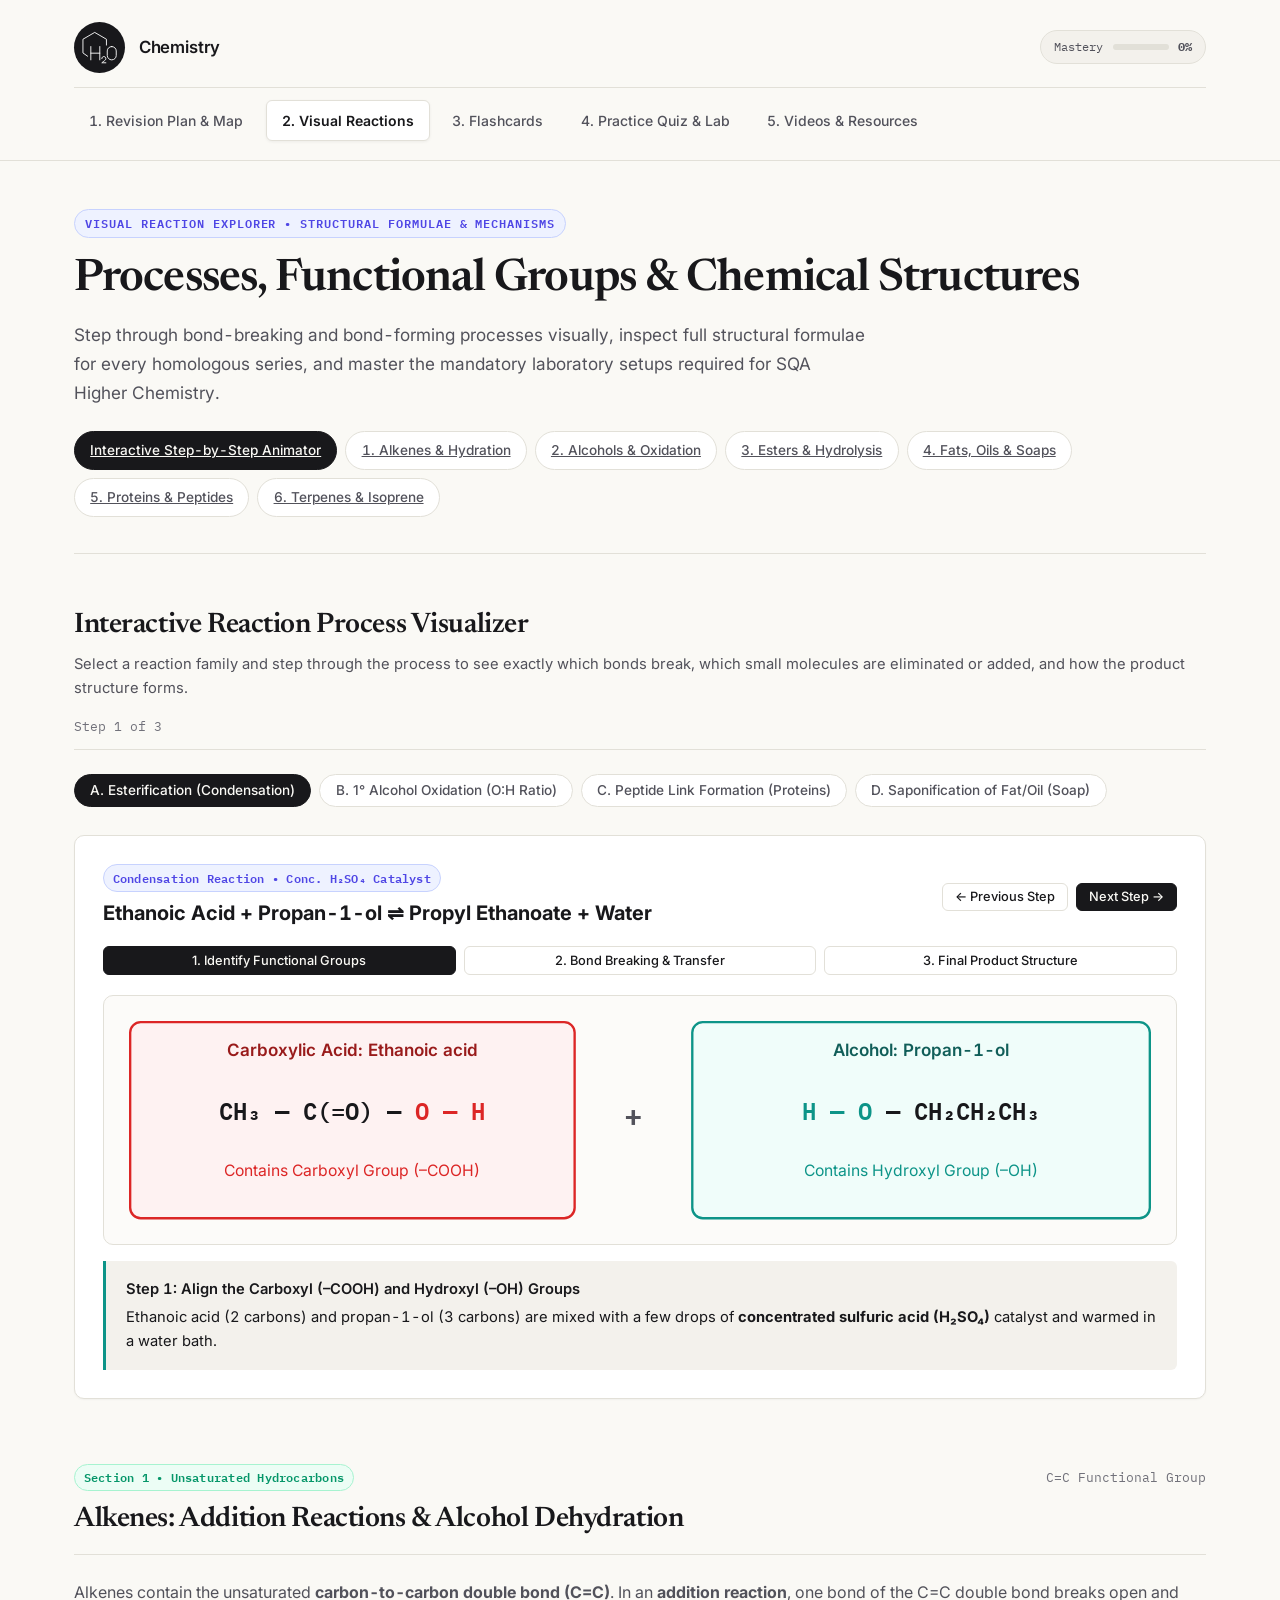
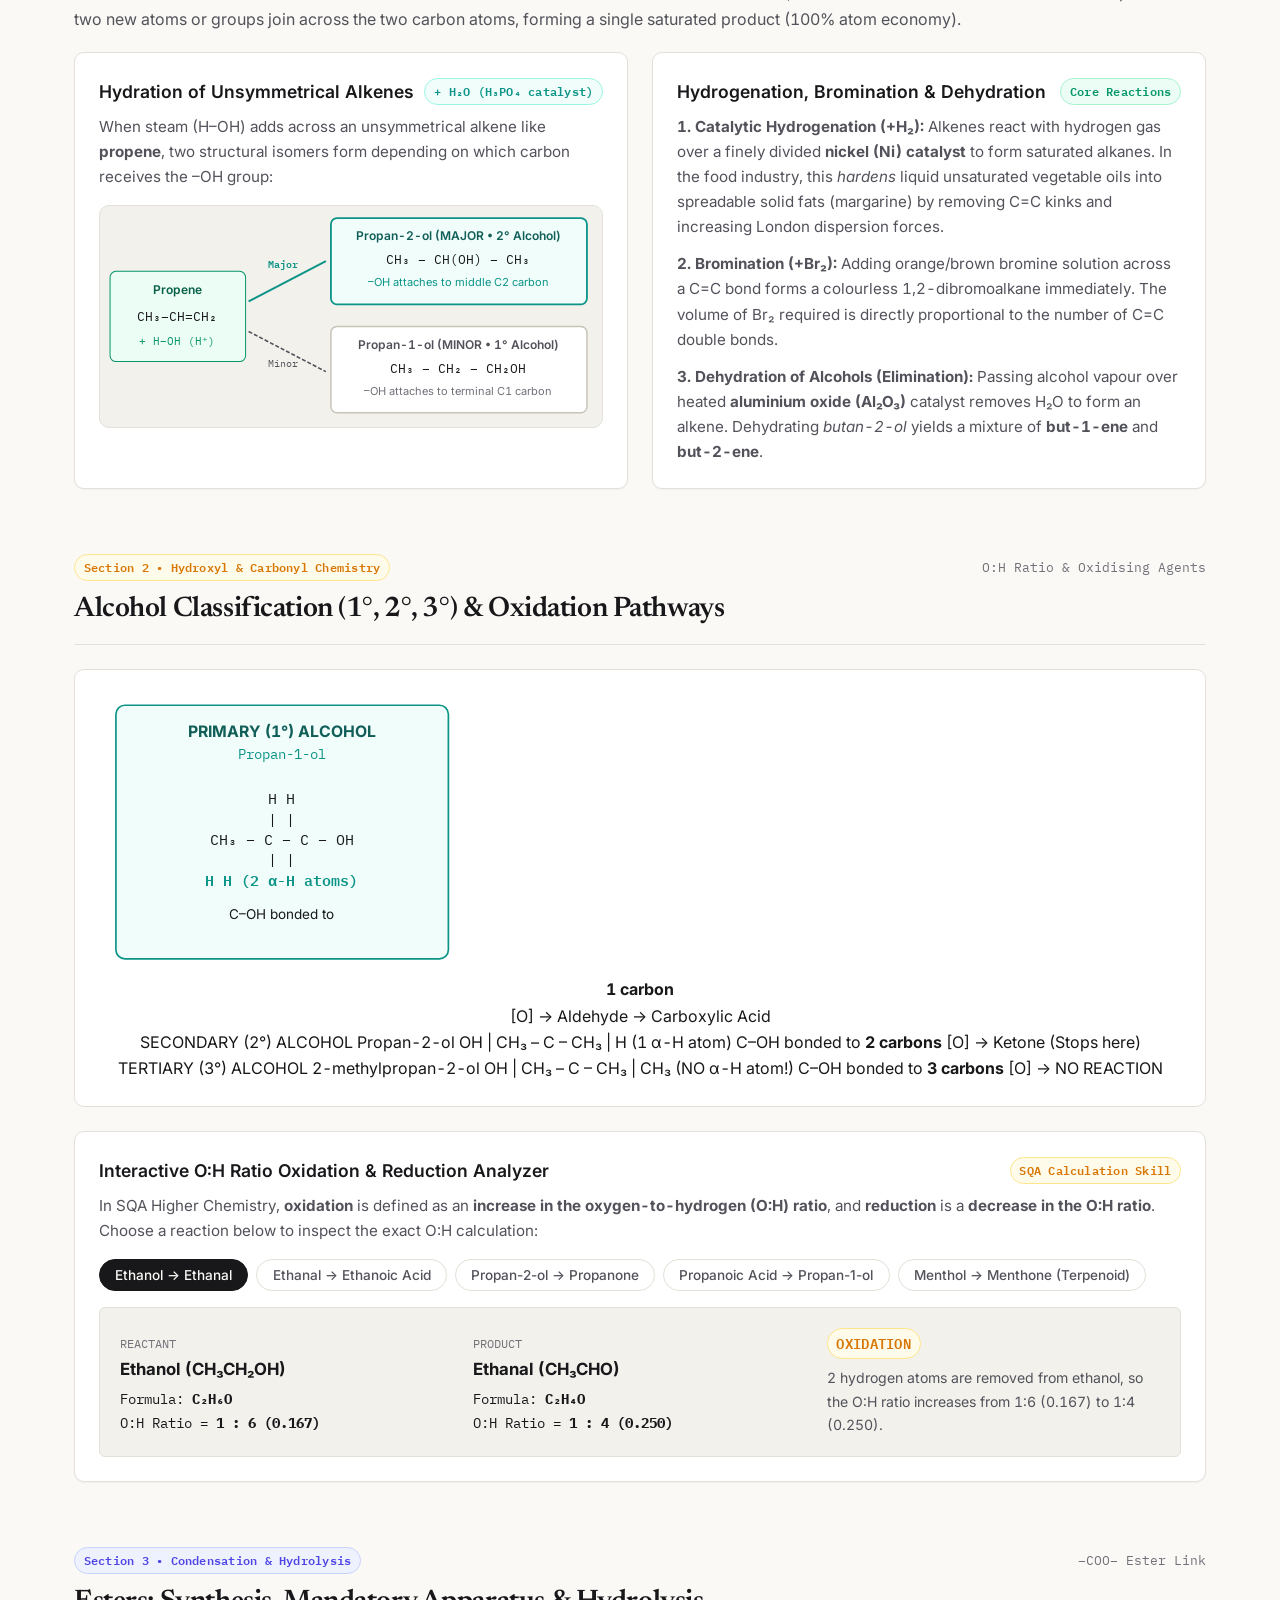
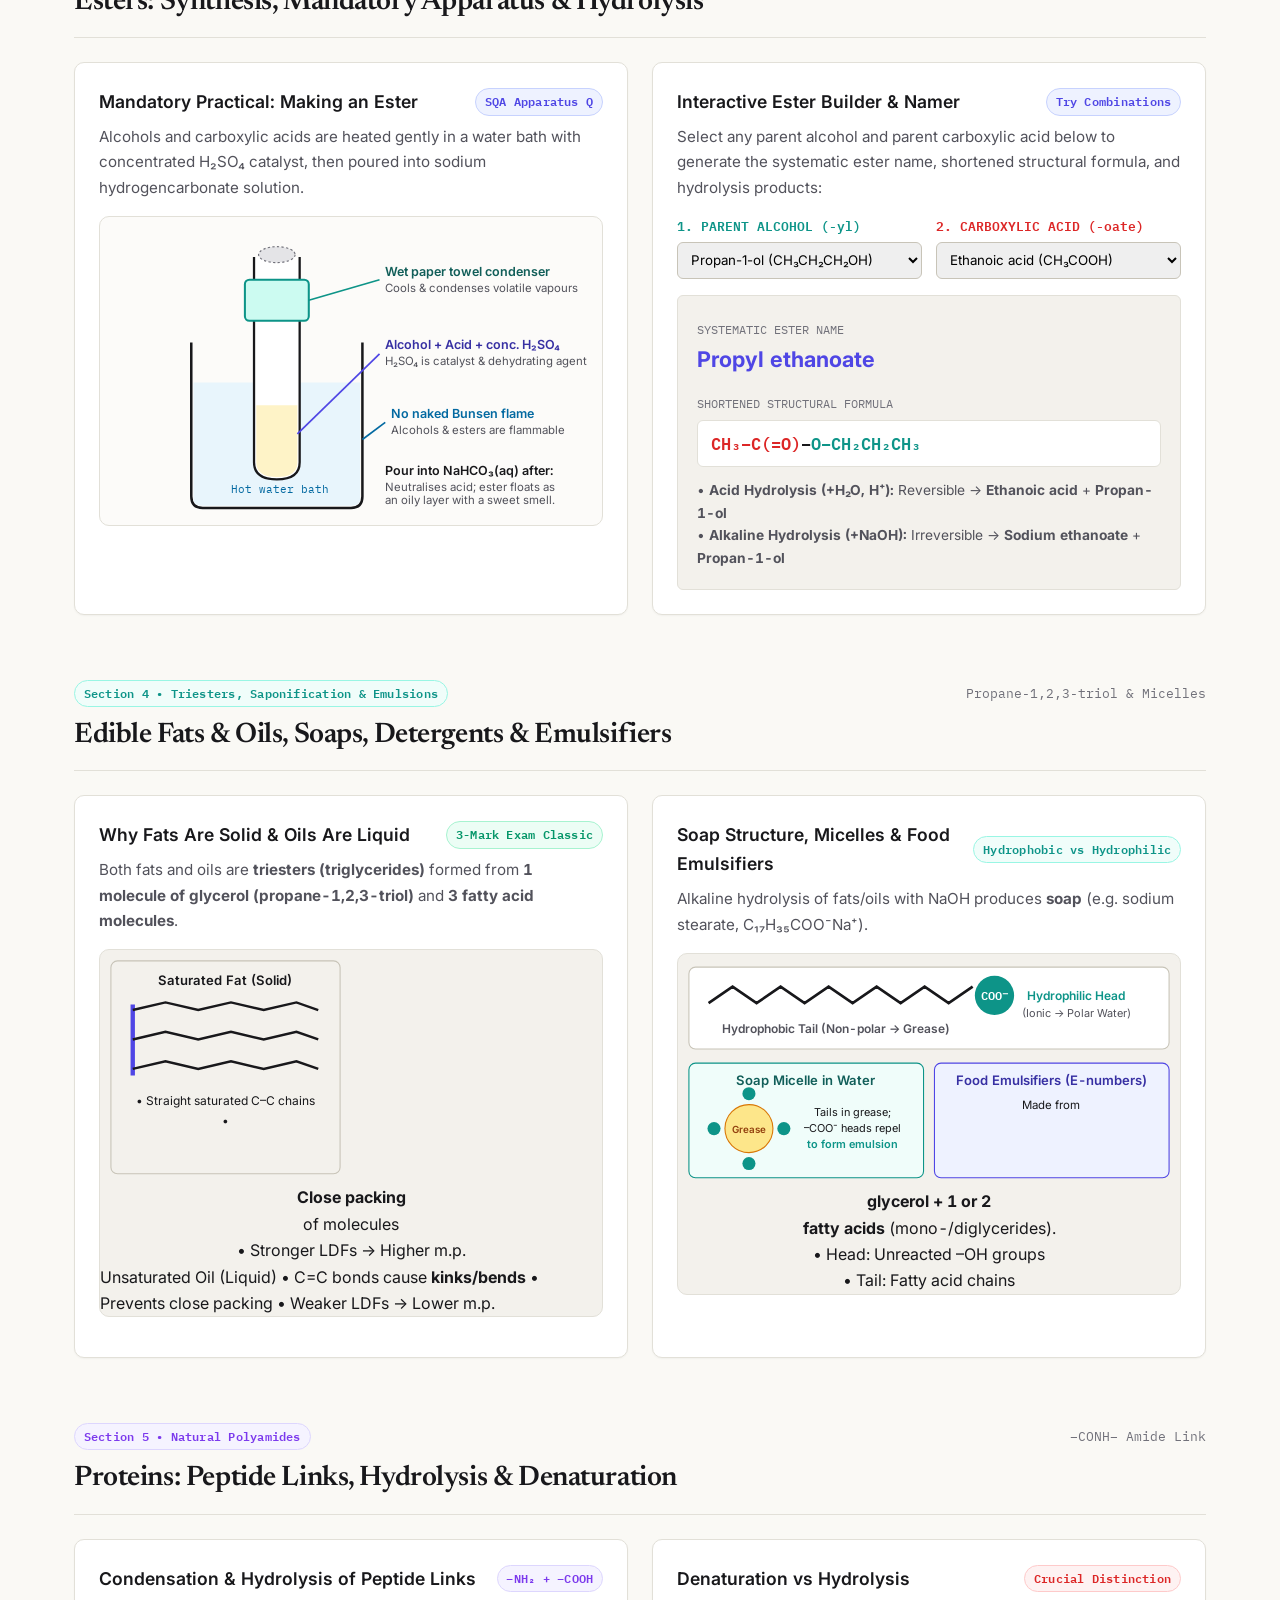
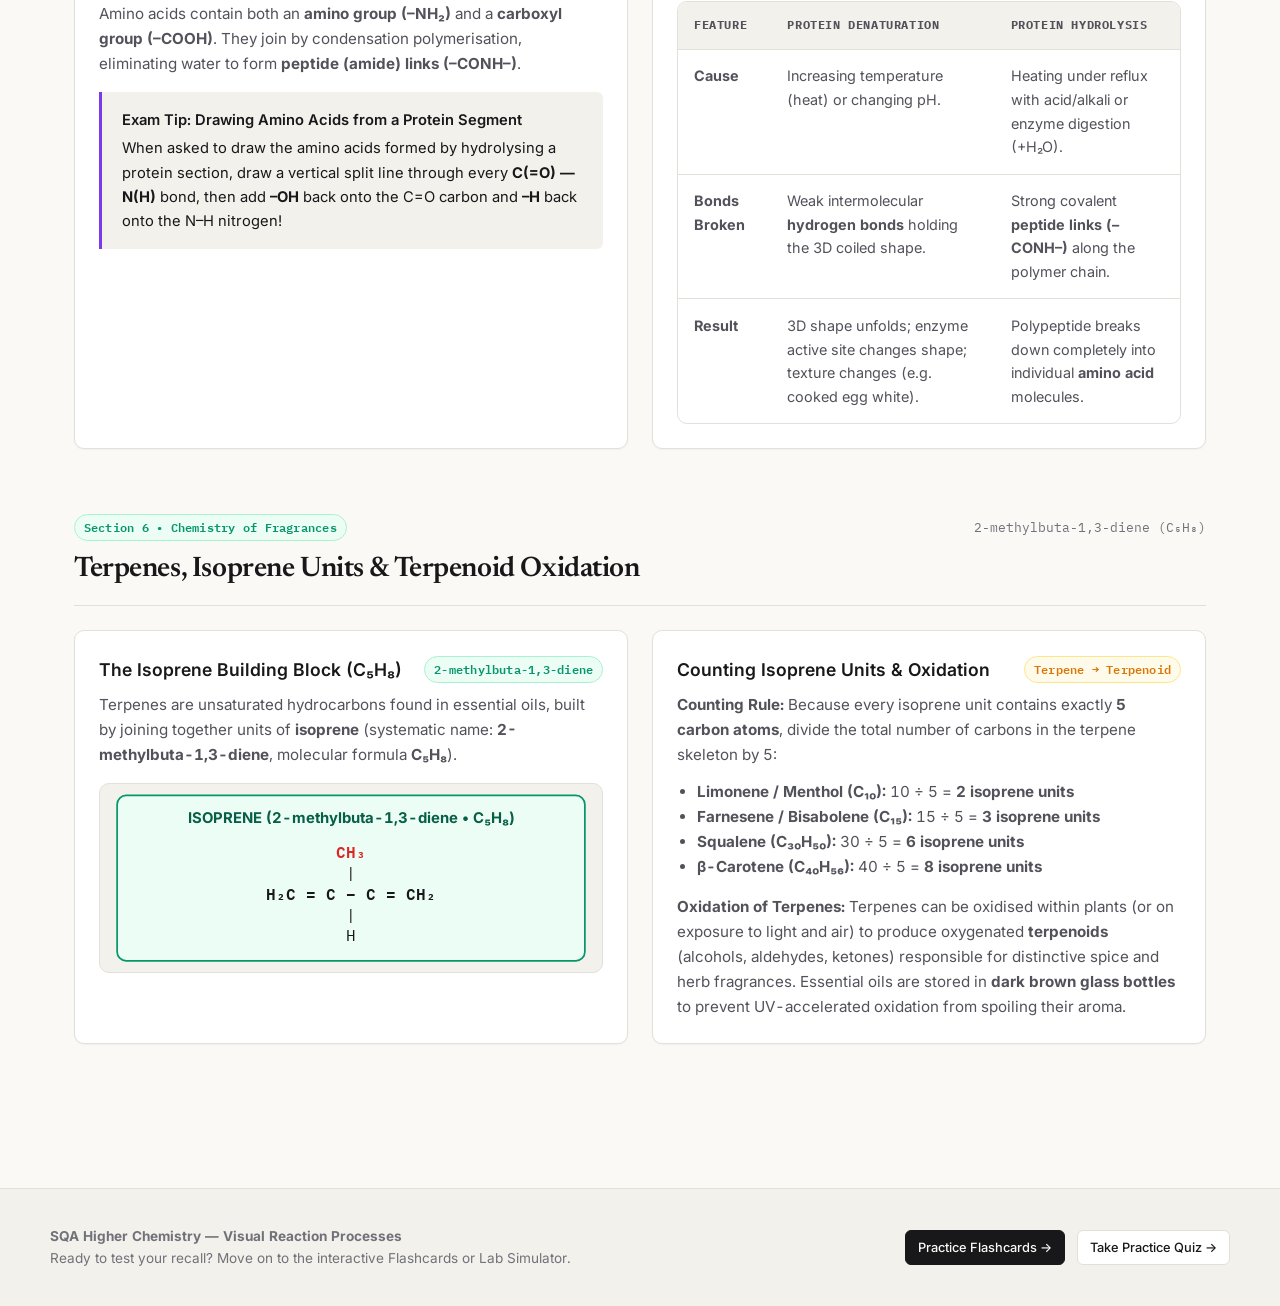
<file: reactions.html>
<!DOCTYPE html>
<html lang="en-GB">
<head>
  <meta charset="UTF-8" />
  <meta name="viewport" content="width=device-width, initial-scale=1.0" />
  <title>Visual Reaction Processes &amp; Chemical Structures — SQA Higher Chemistry</title>
  <link rel="stylesheet" href="styles.css" />
</head>
<body>

  <!-- Top Navigation -->
  <header class="site-header">
    <div class="header-inner">
      <a href="index.html" class="brand">
          <div class="brand-mark">
              <svg xmlns="http://www.w3.org/2000/svg" width="3em" height="3em" viewBox="0 0 48 48">
                <path d="M0 0h48v48H0z" fill="none" />
                <path fill="none" stroke="white" stroke-linecap="round" stroke-linejoin="round" d="M10.664 33.565L5.5 29.935V14.722l13.061-7.605l13.06 7.605v6.497m-17.375 1.614v14.813m9.981-14.813v14.813m-9.981-7.434h9.98m13.284-7.379zc2.764 0 4.99 2.189 4.99 4.907v5c0 2.718-2.226 4.906-4.99 4.906s-4.99-2.188-4.99-4.907v-5c0-2.717 2.225-4.906 4.99-4.906M26.452 36.22c0-1.425 1.256-2.548 2.693-2.265c.942.186 1.695 1.024 1.789 2.005c.07.73-.155 1.45-.646 1.893c-.91.82-3.836 3.03-3.836 3.03h4.494" />
              </svg>
          </div>
        <div class="brand-text">
          <span class="brand-title">Chemistry</span>
        </div>
      </a>

      <nav aria-label="Primary Navigation">
        <ul class="nav-links">
          <li><a href="index.html" class="nav-link">1. Revision Plan &amp; Map</a></li>
          <li><a href="reactions.html" class="nav-link active">2. Visual Reactions</a></li>
          <li><a href="flashcards.html" class="nav-link">3. Flashcards</a></li>
          <li><a href="quiz.html" class="nav-link">4. Practice Quiz &amp; Lab</a></li>
          <li><a href="resources.html" class="nav-link">5. Videos &amp; Resources</a></li>
        </ul>
      </nav>

      <div class="header-progress" title="Overall Revision Mastery">
        <span>Mastery</span>
        <div class="progress-mini-bar">
          <div class="progress-mini-fill" id="global-progress-fill"></div>
        </div>
        <strong id="global-progress-pct">0%</strong>
      </div>
    </div>
  </header>

  <main class="container">

    <!-- Page Hero -->
    <section class="page-hero">
      <div class="eyebrow">Visual Reaction Explorer &bull; Structural Formulae &amp; Mechanisms</div>
      <h1 class="page-title">Processes, Functional Groups &amp; Chemical Structures</h1>
      <p class="page-lead">
        Step through bond-breaking and bond-forming processes visually, inspect full structural formulae for every
        homologous series, and master the mandatory laboratory setups required for SQA Higher Chemistry.
      </p>

      <!-- Quick Jump Bar -->
      <div class="filter-bar" style="margin-top: 1.5rem; margin-bottom: 0;">
        <a href="#animator" class="filter-btn active">Interactive Step-by-Step Animator</a>
        <a href="#alkenes" class="filter-btn">1. Alkenes &amp; Hydration</a>
        <a href="#oxidation" class="filter-btn">2. Alcohols &amp; Oxidation</a>
        <a href="#esters" class="filter-btn">3. Esters &amp; Hydrolysis</a>
        <a href="#fats-soaps" class="filter-btn">4. Fats, Oils &amp; Soaps</a>
        <a href="#proteins" class="filter-btn">5. Proteins &amp; Peptides</a>
        <a href="#terpenes" class="filter-btn">6. Terpenes &amp; Isoprene</a>
      </div>
    </section>

    <!-- Interactive Step-by-Step Bond-Breaking & Bond-Forming Visualizer -->
    <section class="section" id="animator">
      <div class="section-header">
        <div>
          <h2 class="section-title">Interactive Reaction Process Visualizer</h2>
          <p style="color: var(--text-secondary); font-size: 0.92rem; margin-top: 0.2rem;">
            Select a reaction family and step through the process to see exactly which bonds break, which small molecules are eliminated or added, and how the product structure forms.
          </p>
        </div>
        <span class="section-subtitle" id="anim-step-indicator">Step 1 of 3</span>
      </div>

      <!-- Process Selector Tabs -->
      <div class="filter-bar" id="anim-process-tabs">
        <button type="button" class="filter-btn active" data-process="esterification">A. Esterification (Condensation)</button>
        <button type="button" class="filter-btn" data-process="oxidation">B. 1° Alcohol Oxidation (O:H Ratio)</button>
        <button type="button" class="filter-btn" data-process="peptide">C. Peptide Link Formation (Proteins)</button>
        <button type="button" class="filter-btn" data-process="saponification">D. Saponification of Fat/Oil (Soap)</button>
      </div>

      <div class="card" style="padding: 1.75rem;">
        <div style="display: flex; justify-content: space-between; align-items: center; flex-wrap: wrap; gap: 1rem; margin-bottom: 1rem;">
          <div>
            <span class="badge badge-ester" id="anim-badge">Condensation Reaction &bull; Conc. H₂SO₄ Catalyst</span>
            <h3 style="font-size: 1.25rem; margin-top: 0.35rem;" id="anim-title">Ethanoic Acid + Propan-1-ol &rightleftharpoons; Propyl Ethanoate + Water</h3>
          </div>
          <div style="display: flex; gap: 0.5rem;">
            <button type="button" class="btn btn-sm" id="anim-prev-btn">&larr; Previous Step</button>
            <button type="button" class="btn btn-sm btn-primary" id="anim-next-btn">Next Step &rarr;</button>
          </div>
        </div>

        <!-- Step Progress Pills -->
        <div style="display: grid; grid-template-columns: repeat(3, 1fr); gap: 0.5rem; margin-bottom: 1.25rem;">
          <button type="button" class="btn btn-sm anim-step-btn btn-primary" data-step="0">1. Identify Functional Groups</button>
          <button type="button" class="btn btn-sm anim-step-btn" data-step="1">2. Bond Breaking &amp; Transfer</button>
          <button type="button" class="btn btn-sm anim-step-btn" data-step="2">3. Final Product Structure</button>
        </div>

        <!-- SVG Stage -->
        <div class="structure-stage" id="anim-svg-container" style="min-height: 240px; background: #FCFBF9; justify-content: center;">
          <!-- Injected dynamically by JS -->
        </div>

        <!-- Step Explanation Box -->
        <div class="callout" style="margin-top: 1rem; margin-bottom: 0;" id="anim-explanation">
          <!-- Injected dynamically by JS -->
        </div>
      </div>
    </section>

    <!-- 1. Alkenes: Addition & Dehydration -->
    <section class="section" id="alkenes">
      <div class="section-header">
        <div>
          <span class="badge badge-alkene">Section 1 &bull; Unsaturated Hydrocarbons</span>
          <h2 class="section-title" style="margin-top: 0.3rem;">Alkenes: Addition Reactions &amp; Alcohol Dehydration</h2>
        </div>
        <span class="section-subtitle">C=C Functional Group</span>
      </div>

      <p style="color: var(--text-secondary); margin-bottom: 1.25rem;">
        Alkenes contain the unsaturated <strong>carbon-to-carbon double bond (C=C)</strong>. In an <strong>addition reaction</strong>, one bond of the C=C double bond breaks open and two new atoms or groups join across the two carbon atoms, forming a single saturated product (100% atom economy).
      </p>

      <div class="grid-2">
        <div class="card">
          <div class="card-title">
            <span>Hydration of Unsymmetrical Alkenes</span>
            <span class="badge badge-hydroxyl">+ H₂O (H₃PO₄ catalyst)</span>
          </div>
          <p class="card-body">
            When steam (H–OH) adds across an unsymmetrical alkene like <strong>propene</strong>, two structural isomers form depending on which carbon receives the –OH group:
          </p>

          <div class="structure-stage">
            <svg viewBox="0 0 500 220" width="100%" height="auto" aria-label="Hydration of propene to propan-2-ol and propan-1-ol">
              <!-- Propene -->
              <rect x="10" y="65" width="135" height="90" rx="6" fill="#ECFDF5" stroke="#059669" />
              <text x="77" y="88" text-anchor="middle" font-family="Inter, sans-serif" font-weight="600" font-size="12" fill="#065F46">Propene</text>
              <text x="77" y="115" text-anchor="middle" font-family="IBM Plex Mono, monospace" font-size="13" fill="#18181B">CH₃–CH=CH₂</text>
              <text x="77" y="138" text-anchor="middle" font-family="IBM Plex Mono, monospace" font-size="11" fill="#059669">+ H–OH (H⁺)</text>

              <!-- Upper Arrow to Major -->
              <path d="M 148 95 L 225 55" stroke="#0D9488" stroke-width="2" fill="none" />
              <text x="182" y="62" text-anchor="middle" font-family="IBM Plex Mono, monospace" font-size="10" font-weight="600" fill="#0D9488">Major</text>

              <!-- Lower Arrow to Minor -->
              <path d="M 148 125 L 225 165" stroke="#52525B" stroke-width="1.6" stroke-dasharray="4 2" fill="none" />
              <text x="182" y="160" text-anchor="middle" font-family="IBM Plex Mono, monospace" font-size="10" fill="#52525B">Minor</text>

              <!-- Propan-2-ol (Major) -->
              <rect x="230" y="12" width="255" height="86" rx="6" fill="#F0FDFA" stroke="#0D9488" stroke-width="1.8" />
              <text x="357" y="34" text-anchor="middle" font-family="Inter, sans-serif" font-weight="600" font-size="12" fill="#115E59">Propan-2-ol (MAJOR • 2° Alcohol)</text>
              <text x="357" y="58" text-anchor="middle" font-family="IBM Plex Mono, monospace" font-size="13" fill="#18181B">CH₃ – CH(OH) – CH₃</text>
              <text x="357" y="80" text-anchor="middle" font-family="Inter, sans-serif" font-size="11" fill="#0D9488">–OH attaches to middle C2 carbon</text>

              <!-- Propan-1-ol (Minor) -->
              <rect x="230" y="120" width="255" height="86" rx="6" fill="#FFFFFF" stroke="#C8C4B8" stroke-width="1.5" />
              <text x="357" y="142" text-anchor="middle" font-family="Inter, sans-serif" font-weight="600" font-size="12" fill="#52525B">Propan-1-ol (MINOR • 1° Alcohol)</text>
              <text x="357" y="166" text-anchor="middle" font-family="IBM Plex Mono, monospace" font-size="13" fill="#18181B">CH₃ – CH₂ – CH₂OH</text>
              <text x="357" y="188" text-anchor="middle" font-family="Inter, sans-serif" font-size="11" fill="#71717A">–OH attaches to terminal C1 carbon</text>
            </svg>
          </div>
        </div>

        <div class="card">
          <div class="card-title">
            <span>Hydrogenation, Bromination &amp; Dehydration</span>
            <span class="badge badge-alkene">Core Reactions</span>
          </div>
          <div class="card-body">
            <p style="margin-bottom: 0.75rem;">
              <strong>1. Catalytic Hydrogenation (+H₂):</strong> Alkenes react with hydrogen gas over a finely divided <strong>nickel (Ni) catalyst</strong> to form saturated alkanes. In the food industry, this <em>hardens</em> liquid unsaturated vegetable oils into spreadable solid fats (margarine) by removing C=C kinks and increasing London dispersion forces.
            </p>
            <p style="margin-bottom: 0.75rem;">
              <strong>2. Bromination (+Br₂):</strong> Adding orange/brown bromine solution across a C=C bond forms a colourless 1,2-dibromoalkane immediately. The volume of Br₂ required is directly proportional to the number of C=C double bonds.
            </p>
            <p>
              <strong>3. Dehydration of Alcohols (Elimination):</strong> Passing alcohol vapour over heated <strong>aluminium oxide (Al₂O₃)</strong> catalyst removes H₂O to form an alkene. Dehydrating <em>butan-2-ol</em> yields a mixture of <strong>but-1-ene</strong> and <strong>but-2-ene</strong>.
            </p>
          </div>
        </div>
      </div>
    </section>

    <!-- 2. Alcohols, Oxidation & Carbonyl Compounds -->
    <section class="section" id="oxidation">
      <div class="section-header">
        <div>
          <span class="badge badge-carbonyl">Section 2 &bull; Hydroxyl &amp; Carbonyl Chemistry</span>
          <h2 class="section-title" style="margin-top: 0.3rem;">Alcohol Classification (1°, 2°, 3°) &amp; Oxidation Pathways</h2>
        </div>
        <span class="section-subtitle">O:H Ratio &amp; Oxidising Agents</span>
      </div>

      <!-- Structural Comparison of 1°, 2°, 3° Alcohols -->
      <div class="structure-stage" style="background: var(--bg-card); padding: 1.5rem; margin-bottom: 1.5rem;">
        <svg viewBox="0 0 960 250" width="100%" height="auto" aria-label="Comparison of Primary, Secondary, and Tertiary Alcohol Structures">
          <!-- Primary Alcohol -->
          <g transform="translate(15, 10)">
            <rect width="295" height="225" rx="8" fill="#F0FDFA" stroke="#0D9488" stroke-width="1.5" />
            <text x="147" y="28" text-anchor="middle" font-family="Inter, sans-serif" font-weight="700" font-size="14" fill="#115E59">PRIMARY (1°) ALCOHOL</text>
            <text x="147" y="48" text-anchor="middle" font-family="IBM Plex Mono, monospace" font-size="12" fill="#0D9488">Propan-1-ol</text>
            <!-- Formula Drawing -->
            <text x="147" y="88" text-anchor="middle" font-family="IBM Plex Mono, monospace" font-size="13" fill="#18181B">      H   H</text>
            <text x="147" y="106" text-anchor="middle" font-family="IBM Plex Mono, monospace" font-size="13" fill="#18181B">      |   |</text>
            <text x="147" y="124" text-anchor="middle" font-family="IBM Plex Mono, monospace" font-size="13" fill="#18181B">CH₃ – C – C – OH</text>
            <text x="147" y="142" text-anchor="middle" font-family="IBM Plex Mono, monospace" font-size="13" fill="#18181B">      |   |</text>
            <text x="147" y="160" text-anchor="middle" font-family="IBM Plex Mono, monospace" font-size="13" fill="#0D9488" font-weight="600">      H   H (2 α-H atoms)</text>
            <text x="147" y="190" text-anchor="middle" font-family="Inter, sans-serif" font-size="12" fill="#18181B">C–OH bonded to <strong>1 carbon</strong></text>
            <text x="147" y="210" text-anchor="middle" font-family="IBM Plex Mono, monospace" font-size="11" font-weight="600" fill="#D97706">[O] &rarr; Aldehyde &rarr; Carboxylic Acid</text>
          </g>

          <!-- Secondary Alcohol -->
          <g transform="translate(332, 10)">
            <rect width="295" height="225" rx="8" fill="#FFFBEB" stroke="#D97706" stroke-width="1.5" />
            <text x="147" y="28" text-anchor="middle" font-family="Inter, sans-serif" font-weight="700" font-size="14" fill="#92400E">SECONDARY (2°) ALCOHOL</text>
            <text x="147" y="48" text-anchor="middle" font-family="IBM Plex Mono, monospace" font-size="12" fill="#D97706">Propan-2-ol</text>
            <!-- Formula Drawing -->
            <text x="147" y="88" text-anchor="middle" font-family="IBM Plex Mono, monospace" font-size="13" fill="#18181B">          OH</text>
            <text x="147" y="106" text-anchor="middle" font-family="IBM Plex Mono, monospace" font-size="13" fill="#18181B">          |</text>
            <text x="147" y="124" text-anchor="middle" font-family="IBM Plex Mono, monospace" font-size="13" fill="#18181B">CH₃ – C – CH₃</text>
            <text x="147" y="142" text-anchor="middle" font-family="IBM Plex Mono, monospace" font-size="13" fill="#18181B">          |</text>
            <text x="147" y="160" text-anchor="middle" font-family="IBM Plex Mono, monospace" font-size="13" fill="#D97706" font-weight="600">          H (1 α-H atom)</text>
            <text x="147" y="190" text-anchor="middle" font-family="Inter, sans-serif" font-size="12" fill="#18181B">C–OH bonded to <strong>2 carbons</strong></text>
            <text x="147" y="210" text-anchor="middle" font-family="IBM Plex Mono, monospace" font-size="11" font-weight="600" fill="#D97706">[O] &rarr; Ketone (Stops here)</text>
          </g>

          <!-- Tertiary Alcohol -->
          <g transform="translate(650, 10)">
            <rect width="295" height="225" rx="8" fill="#F3F1EC" stroke="#71717A" stroke-width="1.5" />
            <text x="147" y="28" text-anchor="middle" font-family="Inter, sans-serif" font-weight="700" font-size="14" fill="#52525B">TERTIARY (3°) ALCOHOL</text>
            <text x="147" y="48" text-anchor="middle" font-family="IBM Plex Mono, monospace" font-size="12" fill="#52525B">2-methylpropan-2-ol</text>
            <!-- Formula Drawing -->
            <text x="147" y="88" text-anchor="middle" font-family="IBM Plex Mono, monospace" font-size="13" fill="#18181B">          OH</text>
            <text x="147" y="106" text-anchor="middle" font-family="IBM Plex Mono, monospace" font-size="13" fill="#18181B">          |</text>
            <text x="147" y="124" text-anchor="middle" font-family="IBM Plex Mono, monospace" font-size="13" fill="#18181B">CH₃ – C – CH₃</text>
            <text x="147" y="142" text-anchor="middle" font-family="IBM Plex Mono, monospace" font-size="13" fill="#18181B">          |</text>
            <text x="147" y="160" text-anchor="middle" font-family="IBM Plex Mono, monospace" font-size="13" fill="#DC2626" font-weight="600">          CH₃ (NO α-H atom!)</text>
            <text x="147" y="190" text-anchor="middle" font-family="Inter, sans-serif" font-size="12" fill="#18181B">C–OH bonded to <strong>3 carbons</strong></text>
            <text x="147" y="210" text-anchor="middle" font-family="IBM Plex Mono, monospace" font-size="11" font-weight="600" fill="#DC2626">[O] &rarr; NO REACTION</text>
          </g>
        </svg>
      </div>

      <!-- Interactive O:H Ratio Calculator -->
      <div class="card">
        <div class="card-title">
          <span>Interactive O:H Ratio Oxidation &amp; Reduction Analyzer</span>
          <span class="badge badge-carbonyl">SQA Calculation Skill</span>
        </div>
        <p class="card-body" style="margin-bottom: 1rem;">
          In SQA Higher Chemistry, <strong>oxidation</strong> is defined as an <strong>increase in the oxygen-to-hydrogen (O:H) ratio</strong>, and <strong>reduction</strong> is a <strong>decrease in the O:H ratio</strong>. Choose a reaction below to inspect the exact O:H calculation:
        </p>

        <div class="filter-bar" id="oh-calc-buttons" style="margin-bottom: 1rem;">
          <button type="button" class="filter-btn active" data-oh="ethanol_ethanal">Ethanol &rarr; Ethanal</button>
          <button type="button" class="filter-btn" data-oh="ethanal_ethanoic">Ethanal &rarr; Ethanoic Acid</button>
          <button type="button" class="filter-btn" data-oh="propan2ol_propanone">Propan-2-ol &rarr; Propanone</button>
          <button type="button" class="filter-btn" data-oh="propanoic_propanol">Propanoic Acid &rarr; Propan-1-ol</button>
          <button type="button" class="filter-btn" data-oh="menthol_menthone">Menthol &rarr; Menthone (Terpenoid)</button>
        </div>

        <div id="oh-calc-display" style="background: var(--bg-subtle); padding: 1.25rem; border-radius: var(--radius-sm); border: 1px solid var(--border-subtle);">
          <!-- Populated by JS -->
        </div>
      </div>
    </section>

    <!-- 3. Esters: Esterification, Mandatory Lab Setup & Hydrolysis -->
    <section class="section" id="esters">
      <div class="section-header">
        <div>
          <span class="badge badge-ester">Section 3 &bull; Condensation &amp; Hydrolysis</span>
          <h2 class="section-title" style="margin-top: 0.3rem;">Esters: Synthesis, Mandatory Apparatus &amp; Hydrolysis</h2>
        </div>
        <span class="section-subtitle">–COO– Ester Link</span>
      </div>

      <div class="grid-2">
        <!-- Mandatory Lab Setup SVG -->
        <div class="card">
          <div class="card-title">
            <span>Mandatory Practical: Making an Ester</span>
            <span class="badge badge-ester">SQA Apparatus Q</span>
          </div>
          <p class="card-body">
            Alcohols and carboxylic acids are heated gently in a water bath with concentrated H₂SO₄ catalyst, then poured into sodium hydrogencarbonate solution.
          </p>

          <div class="structure-stage" style="background: #FCFBF9;">
            <svg viewBox="0 0 440 270" width="100%" height="auto" aria-label="Laboratory apparatus for preparing an ester">
              <!-- Beaker (Hot Water Bath) -->
              <path d="M 80 110 L 80 245 Q 80 255 90 255 L 220 255 Q 230 255 230 245 L 230 110" fill="none" stroke="#18181B" stroke-width="2.2" />
              <!-- Water Level in Beaker -->
              <path d="M 82 145 L 228 145 L 228 248 Q 228 253 220 253 L 90 253 Q 82 253 82 248 Z" fill="#E0F2FE" opacity="0.7" />
              <text x="115" y="242" font-family="IBM Plex Mono, monospace" font-size="10" fill="#0369A1">Hot water bath</text>

              <!-- Boiling Tube (Angled slightly or vertical) -->
              <path d="M 135 35 L 135 215 Q 135 230 155 230 Q 175 230 175 215 L 175 35" fill="#FFFFFF" stroke="#18181B" stroke-width="2" />
              <!-- Reaction mixture inside tube -->
              <path d="M 137 165 L 173 165 L 173 215 Q 173 228 155 228 Q 137 228 137 215 Z" fill="#FEF3C7" />

              <!-- Wet Paper Towel Condenser -->
              <rect x="127" y="55" width="56" height="36" rx="4" fill="#CCFBF1" stroke="#0D9488" stroke-width="1.8" />
              <!-- Loose cotton wool plug -->
              <ellipse cx="155" cy="33" rx="16" ry="7" fill="#E4E4E7" stroke="#71717A" stroke-dasharray="2 2" />

              <!-- Callout Labels -->
              <line x1="183" y1="73" x2="245" y2="55" stroke="#0D9488" stroke-width="1.5" />
              <text x="250" y="52" font-family="Inter, sans-serif" font-weight="600" font-size="11" fill="#115E59">Wet paper towel condenser</text>
              <text x="250" y="66" font-family="Inter, sans-serif" font-size="10" fill="#52525B">Cools &amp; condenses volatile vapours</text>

              <line x1="173" y1="190" x2="245" y2="120" stroke="#4F46E5" stroke-width="1.5" />
              <text x="250" y="116" font-family="Inter, sans-serif" font-weight="600" font-size="11" fill="#3730A3">Alcohol + Acid + conc. H₂SO₄</text>
              <text x="250" y="130" font-family="Inter, sans-serif" font-size="10" fill="#52525B">H₂SO₄ is catalyst &amp; dehydrating agent</text>

              <line x1="230" y1="195" x2="250" y2="180" stroke="#0369A1" stroke-width="1.5" />
              <text x="255" y="176" font-family="Inter, sans-serif" font-weight="600" font-size="11" fill="#0369A1">No naked Bunsen flame</text>
              <text x="255" y="190" font-family="Inter, sans-serif" font-size="10" fill="#52525B">Alcohols &amp; esters are flammable</text>

              <text x="250" y="226" font-family="Inter, sans-serif" font-weight="600" font-size="11" fill="#18181B">Pour into NaHCO₃(aq) after:</text>
              <text x="250" y="240" font-family="Inter, sans-serif" font-size="10" fill="#52525B">Neutralises acid; ester floats as</text>
              <text x="250" y="252" font-family="Inter, sans-serif" font-size="10" fill="#52525B">an oily layer with a sweet smell.</text>
            </svg>
          </div>
        </div>

        <!-- Interactive Ester Synthesizer & Namer -->
        <div class="card">
          <div class="card-title">
            <span>Interactive Ester Builder &amp; Namer</span>
            <span class="badge badge-ester">Try Combinations</span>
          </div>
          <p class="card-body" style="margin-bottom: 1rem;">
            Select any parent alcohol and parent carboxylic acid below to generate the systematic ester name, shortened structural formula, and hydrolysis products:
          </p>

          <div style="display: grid; grid-template-columns: 1fr 1fr; gap: 0.85rem; margin-bottom: 1rem;">
            <div>
              <label for="ester-alcohol-select" style="display: block; font-size: 0.8rem; font-family: var(--font-mono); color: var(--fg-hydroxyl); font-weight: 600; margin-bottom: 0.3rem;">1. PARENT ALCOHOL (-yl)</label>
              <select id="ester-alcohol-select" style="width: 100%; padding: 0.55rem; border-radius: var(--radius-sm); border: 1px solid var(--border-strong); font-family: var(--font-sans);">
                <option value="methanol">Methanol (CH₃OH)</option>
                <option value="ethanol">Ethanol (CH₃CH₂OH)</option>
                <option value="propanol" selected>Propan-1-ol (CH₃CH₂CH₂OH)</option>
                <option value="butanol">Butan-1-ol (CH₃CH₂CH₂CH₂OH)</option>
                <option value="pentanol">Pentan-1-ol (C₅H₁₁OH)</option>
              </select>
            </div>
            <div>
              <label for="ester-acid-select" style="display: block; font-size: 0.8rem; font-family: var(--font-mono); color: var(--fg-carboxyl); font-weight: 600; margin-bottom: 0.3rem;">2. CARBOXYLIC ACID (-oate)</label>
              <select id="ester-acid-select" style="width: 100%; padding: 0.55rem; border-radius: var(--radius-sm); border: 1px solid var(--border-strong); font-family: var(--font-sans);">
                <option value="methanoic">Methanoic acid (HCOOH)</option>
                <option value="ethanoic" selected>Ethanoic acid (CH₃COOH)</option>
                <option value="propanoic">Propanoic acid (CH₃CH₂COOH)</option>
                <option value="butanoic">Butanoic acid (CH₃CH₂CH₂COOH)</option>
              </select>
            </div>
          </div>

          <div id="ester-builder-output" style="background: var(--bg-subtle); padding: 1.2rem; border-radius: var(--radius-sm); border: 1px solid var(--border-subtle);">
            <!-- Populated by JS -->
          </div>
        </div>
      </div>
    </section>

    <!-- 4. Fats, Oils, Soaps & Emulsifiers -->
    <section class="section" id="fats-soaps">
      <div class="section-header">
        <div>
          <span class="badge badge-hydroxyl">Section 4 &bull; Triesters, Saponification &amp; Emulsions</span>
          <h2 class="section-title" style="margin-top: 0.3rem;">Edible Fats &amp; Oils, Soaps, Detergents &amp; Emulsifiers</h2>
        </div>
        <span class="section-subtitle">Propane-1,2,3-triol &amp; Micelles</span>
      </div>

      <div class="grid-2">
        <!-- Fats vs Oils Packing & LDFs -->
        <div class="card">
          <div class="card-title">
            <span>Why Fats Are Solid &amp; Oils Are Liquid</span>
            <span class="badge badge-alkene">3-Mark Exam Classic</span>
          </div>
          <p class="card-body">
            Both fats and oils are <strong>triesters (triglycerides)</strong> formed from <strong>1 molecule of glycerol (propane-1,2,3-triol)</strong> and <strong>3 fatty acid molecules</strong>.
          </p>

          <div class="structure-stage">
            <svg viewBox="0 0 460 215" width="100%" height="auto" aria-label="Comparison of saturated fat close packing vs unsaturated oil kinked chains">
              <!-- Saturated Fat -->
              <rect x="10" y="10" width="210" height="195" rx="6" fill="#F3F1EC" stroke="#C8C4B8" />
              <text x="115" y="32" text-anchor="middle" font-family="Inter, sans-serif" font-weight="600" font-size="12" fill="#18181B">Saturated Fat (Solid)</text>
              <line x1="30" y1="50" x2="30" y2="115" stroke="#4F46E5" stroke-width="4" />
              <polyline points="30,55 60,48 90,55 120,48 150,55 180,48 200,55" fill="none" stroke="#18181B" stroke-width="2.2" />
              <polyline points="30,82 60,75 90,82 120,75 150,82 180,75 200,82" fill="none" stroke="#18181B" stroke-width="2.2" />
              <polyline points="30,109 60,102 90,109 120,102 150,109 180,102 200,109" fill="none" stroke="#18181B" stroke-width="2.2" />
              <text x="115" y="142" text-anchor="middle" font-family="Inter, sans-serif" font-size="11" fill="#18181B">&bull; Straight saturated C–C chains</text>
              <text x="115" y="160" text-anchor="middle" font-family="Inter, sans-serif" font-size="11" fill="#18181B">&bull; <strong>Close packing</strong> of molecules</text>
              <text x="115" y="178" text-anchor="middle" font-family="Inter, sans-serif" font-size="11" fill="#059669" font-weight="600">&bull; Stronger LDFs &rarr; Higher m.p.</text>

              <!-- Unsaturated Oil -->
              <rect x="240" y="10" width="210" height="195" rx="6" fill="#ECFDF5" stroke="#059669" />
              <text x="345" y="32" text-anchor="middle" font-family="Inter, sans-serif" font-weight="600" font-size="12" fill="#065F46">Unsaturated Oil (Liquid)</text>
              <line x1="260" y1="50" x2="260" y2="115" stroke="#4F46E5" stroke-width="4" />
              <polyline points="260,55 290,48 320,55 350,48 380,55 410,48 430,55" fill="none" stroke="#18181B" stroke-width="2.2" />
              <polyline points="260,82 290,75 320,82 350,68 380,95 410,112 430,105" fill="none" stroke="#059669" stroke-width="2.5" />
              <polyline points="260,109 290,102 320,115 350,132 380,122 410,138 430,132" fill="none" stroke="#059669" stroke-width="2.5" />
              <text x="345" y="148" text-anchor="middle" font-family="Inter, sans-serif" font-size="11" fill="#18181B">&bull; C=C bonds cause <strong>kinks/bends</strong></text>
              <text x="345" y="164" text-anchor="middle" font-family="Inter, sans-serif" font-size="11" fill="#18181B">&bull; Prevents close packing</text>
              <text x="345" y="182" text-anchor="middle" font-family="Inter, sans-serif" font-size="11" fill="#DC2626" font-weight="600">&bull; Weaker LDFs &rarr; Lower m.p.</text>
            </svg>
          </div>
        </div>

        <!-- Soaps, Micelles & Emulsifiers -->
        <div class="card">
          <div class="card-title">
            <span>Soap Structure, Micelles &amp; Food Emulsifiers</span>
            <span class="badge badge-hydroxyl">Hydrophobic vs Hydrophilic</span>
          </div>
          <p class="card-body">
            Alkaline hydrolysis of fats/oils with NaOH produces <strong>soap</strong> (e.g. sodium stearate, C₁₇H₃₅COO⁻Na⁺).
          </p>

          <div class="structure-stage">
            <svg viewBox="0 0 460 215" width="100%" height="auto" aria-label="Soap ion structure and spherical micelle trapping grease in water">
              <!-- Soap Ion Structure -->
              <rect x="10" y="12" width="440" height="75" rx="6" fill="#FFFFFF" stroke="#C8C4B8" />
              <polyline points="28,45 50,30 72,45 94,30 116,45 138,30 160,45 182,30 204,45 226,30 248,45 270,30" fill="none" stroke="#18181B" stroke-width="2.5" />
              <circle cx="290" cy="38" r="18" fill="#0D9488" />
              <text x="290" y="42" text-anchor="middle" font-family="IBM Plex Mono, monospace" font-weight="600" font-size="11" fill="#FFFFFF">COO⁻</text>
              <text x="145" y="72" text-anchor="middle" font-family="Inter, sans-serif" font-size="11" font-weight="600" fill="#52525B">Hydrophobic Tail (Non-polar &rarr; Grease)</text>
              <text x="365" y="42" text-anchor="middle" font-family="Inter, sans-serif" font-size="11" font-weight="600" fill="#0D9488">Hydrophilic Head</text>
              <text x="365" y="58" text-anchor="middle" font-family="Inter, sans-serif" font-size="10" fill="#52525B">(Ionic &rarr; Polar Water)</text>

              <!-- Micelle vs Emulsifier Note -->
              <rect x="10" y="100" width="215" height="105" rx="6" fill="#F0FDFA" stroke="#0D9488" />
              <text x="117" y="120" text-anchor="middle" font-family="Inter, sans-serif" font-weight="600" font-size="12" fill="#115E59">Soap Micelle in Water</text>
              <circle cx="65" cy="160" r="22" fill="#FDE68A" stroke="#D97706" />
              <text x="65" y="164" text-anchor="middle" font-family="Inter, sans-serif" font-size="9" font-weight="600" fill="#92400E">Grease</text>
              <!-- Negative heads around grease -->
              <circle cx="65" cy="128" r="6" fill="#0D9488" />
              <circle cx="65" cy="192" r="6" fill="#0D9488" />
              <circle cx="33" cy="160" r="6" fill="#0D9488" />
              <circle cx="97" cy="160" r="6" fill="#0D9488" />
              <text x="160" y="148" text-anchor="middle" font-family="Inter, sans-serif" font-size="10" fill="#18181B">Tails in grease;</text>
              <text x="160" y="163" text-anchor="middle" font-family="Inter, sans-serif" font-size="10" fill="#18181B">–COO⁻ heads repel</text>
              <text x="160" y="178" text-anchor="middle" font-family="Inter, sans-serif" font-size="10" fill="#0D9488" font-weight="600">to form emulsion</text>

              <!-- Food Emulsifiers -->
              <rect x="235" y="100" width="215" height="105" rx="6" fill="#EEF2FF" stroke="#4F46E5" />
              <text x="342" y="120" text-anchor="middle" font-family="Inter, sans-serif" font-weight="600" font-size="12" fill="#3730A3">Food Emulsifiers (E-numbers)</text>
              <text x="342" y="142" text-anchor="middle" font-family="Inter, sans-serif" font-size="10.5" fill="#18181B">Made from <strong>glycerol + 1 or 2</strong></text>
              <text x="342" y="157" text-anchor="middle" font-family="Inter, sans-serif" font-size="10.5" fill="#18181B"><strong>fatty acids</strong> (mono-/diglycerides).</text>
              <text x="342" y="175" text-anchor="middle" font-family="Inter, sans-serif" font-size="10" fill="#0D9488" font-weight="600">&bull; Head: Unreacted –OH groups</text>
              <text x="342" y="190" text-anchor="middle" font-family="Inter, sans-serif" font-size="10" fill="#52525B">&bull; Tail: Fatty acid chains</text>
            </svg>
          </div>
        </div>
      </div>
    </section>

    <!-- 5. Proteins & Amino Acids -->
    <section class="section" id="proteins">
      <div class="section-header">
        <div>
          <span class="badge badge-amide">Section 5 &bull; Natural Polyamides</span>
          <h2 class="section-title" style="margin-top: 0.3rem;">Proteins: Peptide Links, Hydrolysis &amp; Denaturation</h2>
        </div>
        <span class="section-subtitle">–CONH– Amide Link</span>
      </div>

      <div class="grid-2">
        <div class="card">
          <div class="card-title">
            <span>Condensation &amp; Hydrolysis of Peptide Links</span>
            <span class="badge badge-amide">–NH₂ + –COOH</span>
          </div>
          <p class="card-body">
            Amino acids contain both an <strong>amino group (–NH₂)</strong> and a <strong>carboxyl group (–COOH)</strong>. They join by condensation polymerisation, eliminating water to form <strong>peptide (amide) links (–CONH–)</strong>.
          </p>
          <div class="callout" style="border-left-color: var(--fg-amide);">
            <div class="callout-title">Exam Tip: Drawing Amino Acids from a Protein Segment</div>
            When asked to draw the amino acids formed by hydrolysing a protein section, draw a vertical split line through every <strong>C(=O) — N(H)</strong> bond, then add <strong>–OH</strong> back onto the C=O carbon and <strong>–H</strong> back onto the N–H nitrogen!
          </div>
        </div>

        <div class="card">
          <div class="card-title">
            <span>Denaturation vs Hydrolysis</span>
            <span class="badge badge-carboxyl">Crucial Distinction</span>
          </div>
          <div class="table-wrap" style="margin-top: 0.5rem;">
            <table>
              <thead>
                <tr>
                  <th>Feature</th>
                  <th>Protein Denaturation</th>
                  <th>Protein Hydrolysis</th>
                </tr>
              </thead>
              <tbody>
                <tr>
                  <td><strong>Cause</strong></td>
                  <td>Increasing temperature (heat) or changing pH.</td>
                  <td>Heating under reflux with acid/alkali or enzyme digestion (+H₂O).</td>
                </tr>
                <tr>
                  <td><strong>Bonds Broken</strong></td>
                  <td>Weak intermolecular <strong>hydrogen bonds</strong> holding the 3D coiled shape.</td>
                  <td>Strong covalent <strong>peptide links (–CONH–)</strong> along the polymer chain.</td>
                </tr>
                <tr>
                  <td><strong>Result</strong></td>
                  <td>3D shape unfolds; enzyme active site changes shape; texture changes (e.g. cooked egg white).</td>
                  <td>Polypeptide breaks down completely into individual <strong>amino acid</strong> molecules.</td>
                </tr>
              </tbody>
            </table>
          </div>
        </div>
      </div>
    </section>

    <!-- 6. Terpenes & Essential Oils -->
    <section class="section" id="terpenes">
      <div class="section-header">
        <div>
          <span class="badge badge-alkene">Section 6 &bull; Chemistry of Fragrances</span>
          <h2 class="section-title" style="margin-top: 0.3rem;">Terpenes, Isoprene Units &amp; Terpenoid Oxidation</h2>
        </div>
        <span class="section-subtitle">2-methylbuta-1,3-diene (C₅H₈)</span>
      </div>

      <div class="grid-2">
        <div class="card">
          <div class="card-title">
            <span>The Isoprene Building Block (C₅H₈)</span>
            <span class="badge badge-alkene">2-methylbuta-1,3-diene</span>
          </div>
          <p class="card-body">
            Terpenes are unsaturated hydrocarbons found in essential oils, built by joining together units of <strong>isoprene</strong> (systematic name: <strong>2-methylbuta-1,3-diene</strong>, molecular formula <strong>C₅H₈</strong>).
          </p>
          <div class="structure-stage">
            <svg viewBox="0 0 440 165" width="100%" height="auto" aria-label="Full structural formula of isoprene (2-methylbuta-1,3-diene)">
              <rect x="15" y="10" width="410" height="145" rx="8" fill="#ECFDF5" stroke="#059669" stroke-width="1.5" />
              <text x="220" y="34" text-anchor="middle" font-family="Inter, sans-serif" font-weight="700" font-size="13" fill="#065F46">ISOPRENE (2-methylbuta-1,3-diene • C₅H₈)</text>
              <text x="220" y="65" text-anchor="middle" font-family="IBM Plex Mono, monospace" font-size="14" font-weight="600" fill="#DC2626">      CH₃</text>
              <text x="220" y="83" text-anchor="middle" font-family="IBM Plex Mono, monospace" font-size="14" fill="#18181B">      |</text>
              <text x="220" y="102" text-anchor="middle" font-family="IBM Plex Mono, monospace" font-size="14" font-weight="600" fill="#18181B">H₂C = C – C = CH₂</text>
              <text x="220" y="120" text-anchor="middle" font-family="IBM Plex Mono, monospace" font-size="14" fill="#18181B">          |</text>
              <text x="220" y="138" text-anchor="middle" font-family="IBM Plex Mono, monospace" font-size="14" fill="#18181B">          H</text>
            </svg>
          </div>
        </div>

        <div class="card">
          <div class="card-title">
            <span>Counting Isoprene Units &amp; Oxidation</span>
            <span class="badge badge-carbonyl">Terpene &rarr; Terpenoid</span>
          </div>
          <div class="card-body">
            <p style="margin-bottom: 0.75rem;">
              <strong>Counting Rule:</strong> Because every isoprene unit contains exactly <strong>5 carbon atoms</strong>, divide the total number of carbons in the terpene skeleton by 5:
            </p>
            <ul style="margin-left: 1.25rem; margin-bottom: 0.9rem;">
              <li><strong>Limonene / Menthol (C₁₀):</strong> 10 &divide; 5 = <strong>2 isoprene units</strong></li>
              <li><strong>Farnesene / Bisabolene (C₁₅):</strong> 15 &divide; 5 = <strong>3 isoprene units</strong></li>
              <li><strong>Squalene (C₃₀H₅₀):</strong> 30 &divide; 5 = <strong>6 isoprene units</strong></li>
              <li><strong>&beta;-Carotene (C₄₀H₅₆):</strong> 40 &divide; 5 = <strong>8 isoprene units</strong></li>
            </ul>
            <p>
              <strong>Oxidation of Terpenes:</strong> Terpenes can be oxidised within plants (or on exposure to light and air) to produce oxygenated <strong>terpenoids</strong> (alcohols, aldehydes, ketones) responsible for distinctive spice and herb fragrances. Essential oils are stored in <strong>dark brown glass bottles</strong> to prevent UV-accelerated oxidation from spoiling their aroma.
            </p>
          </div>
        </div>
      </div>
    </section>

  </main>

  <footer class="site-footer">
    <div class="footer-inner">
      <div>
        <strong>SQA Higher Chemistry — Visual Reaction Processes</strong><br>
        Ready to test your recall? Move on to the interactive Flashcards or Lab Simulator.
      </div>
      <div style="display: flex; gap: 0.75rem;">
        <a href="flashcards.html" class="btn btn-sm btn-primary">Practice Flashcards &rarr;</a>
        <a href="quiz.html" class="btn btn-sm">Take Practice Quiz &rarr;</a>
      </div>
    </div>
  </footer>

  <script src="app.js"></script>
  <script>
    // =========================================================================
    // 1. Step-by-Step Reaction Process Animator
    // =========================================================================
    const ANIM_PROCESSES = {
      esterification: {
        badge: 'Condensation Reaction • Conc. H₂SO₄ Catalyst',
        badgeClass: 'badge-ester',
        title: 'Ethanoic Acid + Propan-1-ol ⇌ Propyl Ethanoate + Water',
        steps: [
          {
            svg: `
              <svg viewBox="0 0 820 190" width="100%" height="auto">
                <rect x="20" y="20" width="340" height="150" rx="8" fill="#FEF2F2" stroke="#DC2626" stroke-width="1.8"/>
                <text x="190" y="46" text-anchor="middle" font-family="Inter, sans-serif" font-weight="600" font-size="13" fill="#991B1B">Carboxylic Acid: Ethanoic acid</text>
                <text x="190" y="95" text-anchor="middle" font-family="IBM Plex Mono, monospace" font-size="18" font-weight="600" fill="#18181B">CH₃ — C(=O) — <tspan fill="#DC2626">O — H</tspan></text>
                <text x="190" y="138" text-anchor="middle" font-family="Inter, sans-serif" font-size="12" fill="#DC2626">Contains Carboxyl Group (–COOH)</text>

                <text x="405" y="100" text-anchor="middle" font-family="IBM Plex Mono, monospace" font-size="24" font-weight="600" fill="#52525B">+</text>

                <rect x="450" y="20" width="350" height="150" rx="8" fill="#F0FDFA" stroke="#0D9488" stroke-width="1.8"/>
                <text x="625" y="46" text-anchor="middle" font-family="Inter, sans-serif" font-weight="600" font-size="13" fill="#115E59">Alcohol: Propan-1-ol</text>
                <text x="625" y="95" text-anchor="middle" font-family="IBM Plex Mono, monospace" font-size="18" font-weight="600" fill="#18181B"><tspan fill="#0D9488">H — O</tspan> — CH₂CH₂CH₃</text>
                <text x="625" y="138" text-anchor="middle" font-family="Inter, sans-serif" font-size="12" fill="#0D9488">Contains Hydroxyl Group (–OH)</text>
              </svg>
            `,
            explanation: `<div class="callout-title">Step 1: Align the Carboxyl (–COOH) and Hydroxyl (–OH) Groups</div>
              Ethanoic acid (2 carbons) and propan-1-ol (3 carbons) are mixed with a few drops of <strong>concentrated sulfuric acid (H₂SO₄)</strong> catalyst and warmed in a water bath.`
          },
          {
            svg: `
              <svg viewBox="0 0 820 190" width="100%" height="auto">
                <rect x="30" y="20" width="760" height="150" rx="8" fill="#FFFBEB" stroke="#D97706" stroke-width="1.8"/>
                <text x="410" y="46" text-anchor="middle" font-family="Inter, sans-serif" font-weight="600" font-size="13" fill="#92400E">Condensation: Elimination of Water (H₂O)</text>
                <text x="410" y="96" text-anchor="middle" font-family="IBM Plex Mono, monospace" font-size="18" font-weight="600" fill="#18181B">
                  CH₃ — C(=O) — <tspan fill="#DC2626">[ O — H</tspan>  +  <tspan fill="#0D9488">H ]</tspan> — O — CH₂CH₂CH₃
                </text>
                <rect x="330" y="72" width="142" height="34" rx="6" fill="none" stroke="#DC2626" stroke-width="2" stroke-dasharray="4 3"/>
                <text x="401" y="138" text-anchor="middle" font-family="IBM Plex Mono, monospace" font-size="13" font-weight="600" fill="#DC2626">&darr; Splits out as H₂O (Water) &darr;</text>
              </svg>
            `,
            explanation: `<div class="callout-title">Step 2: Elimination of a Small Molecule (Water, H₂O)</div>
              The <strong>–OH</strong> from the carboxylic acid and the <strong>–H</strong> from the alcohol's hydroxyl group combine and split off as a molecule of <strong>water (H₂O)</strong>, allowing the carbonyl carbon to bond directly to the alcohol oxygen.`
          },
          {
            svg: `
              <svg viewBox="0 0 820 190" width="100%" height="auto">
                <rect x="20" y="20" width="560" height="150" rx="8" fill="#EEF2FF" stroke="#4F46E5" stroke-width="2"/>
                <text x="300" y="46" text-anchor="middle" font-family="Inter, sans-serif" font-weight="700" font-size="14" fill="#3730A3">Ester Product: Propyl ethanoate</text>
                <text x="300" y="95" text-anchor="middle" font-family="IBM Plex Mono, monospace" font-size="18" font-weight="600" fill="#18181B">
                  CH₃ — <tspan fill="#4F46E5">C(=O) — O</tspan> — CH₂CH₂CH₃
                </text>
                <text x="300" y="135" text-anchor="middle" font-family="IBM Plex Mono, monospace" font-size="12" fill="#4F46E5">New Ester Link (–COO–) • Sweet Fruity Smell</text>

                <text x="615" y="100" text-anchor="middle" font-family="IBM Plex Mono, monospace" font-size="22" font-weight="600" fill="#52525B">+</text>

                <rect x="650" y="45" width="145" height="100" rx="8" fill="#F0FDFA" stroke="#0D9488" stroke-width="1.5"/>
                <text x="722" y="88" text-anchor="middle" font-family="IBM Plex Mono, monospace" font-size="18" font-weight="600" fill="#0D9488">H₂O</text>
                <text x="722" y="115" text-anchor="middle" font-family="Inter, sans-serif" font-size="11" fill="#115E59">Water eliminated</text>
              </svg>
            `,
            explanation: `<div class="callout-title">Step 3: Ester Link (–COO–) Formed</div>
              The product is <strong>propyl ethanoate</strong> (<em>propyl</em> from propan-1-ol; <em>ethanoate</em> from ethanoic acid). Reversing this reaction by refluxing with water is <strong>hydrolysis</strong>.`
          }
        ]
      },
      oxidation: {
        badge: 'Two-Step Oxidation • Acidified Dichromate or Hot CuO',
        badgeClass: 'badge-carbonyl',
        title: 'Primary Alcohol (Ethanol) → Aldehyde (Ethanal) → Carboxylic Acid (Ethanoic Acid)',
        steps: [
          {
            svg: `
              <svg viewBox="0 0 820 190" width="100%" height="auto">
                <rect x="130" y="20" width="560" height="150" rx="8" fill="#F0FDFA" stroke="#0D9488" stroke-width="1.8"/>
                <text x="410" y="46" text-anchor="middle" font-family="Inter, sans-serif" font-weight="600" font-size="14" fill="#115E59">Reactant: Ethanol (Primary 1° Alcohol, C₂H₆O)</text>
                <text x="410" y="95" text-anchor="middle" font-family="IBM Plex Mono, monospace" font-size="18" font-weight="600" fill="#18181B">
                  CH₃ — CH(<tspan fill="#DC2626">H</tspan>) — O — <tspan fill="#DC2626">H</tspan>
                </text>
                <text x="410" y="138" text-anchor="middle" font-family="IBM Plex Mono, monospace" font-size="12" fill="#0D9488">Initial O:H Ratio = 1 : 6 (0.167) • Two highlighted H atoms ready to be removed</text>
              </svg>
            `,
            explanation: `<div class="callout-title">Step 1: Primary (1°) Alcohol Has Two Removable Hydrogens</div>
              In ethanol (CH₃CH₂OH), the carbon attached to the –OH group has C–H bonds. When heated with orange acidified potassium dichromate (or black CuO), <strong>2 hydrogen atoms</strong> are removed to form water.`
          },
          {
            svg: `
              <svg viewBox="0 0 820 190" width="100%" height="auto">
                <rect x="60" y="20" width="490" height="150" rx="8" fill="#FFFBEB" stroke="#D97706" stroke-width="2"/>
                <text x="305" y="46" text-anchor="middle" font-family="Inter, sans-serif" font-weight="600" font-size="14" fill="#92400E">Intermediate: Ethanal (Aldehyde, C₂H₄O)</text>
                <text x="305" y="95" text-anchor="middle" font-family="IBM Plex Mono, monospace" font-size="18" font-weight="600" fill="#18181B">
                  CH₃ — <tspan fill="#D97706">C(=O) — H</tspan>
                </text>
                <text x="305" y="138" text-anchor="middle" font-family="IBM Plex Mono, monospace" font-size="12" fill="#D97706">O:H Ratio increases to 1 : 4 (0.25) • Collected by Distillation</text>

                <text x="585" y="100" text-anchor="middle" font-family="IBM Plex Mono, monospace" font-size="22" font-weight="600" fill="#52525B">+</text>
                <rect x="620" y="45" width="145" height="100" rx="8" fill="#F3F1EC" stroke="#C8C4B8"/>
                <text x="692" y="88" text-anchor="middle" font-family="IBM Plex Mono, monospace" font-size="17" font-weight="600" fill="#18181B">H₂O</text>
                <text x="692" y="114" text-anchor="middle" font-family="Inter, sans-serif" font-size="11" fill="#52525B">From 2H + [O]</text>
              </svg>
            `,
            explanation: `<div class="callout-title">Step 2: Aldehyde Formed (Loss of Hydrogen = Increase in O:H Ratio)</div>
              Removing 2H converts the C–OH into a terminal carbonyl <strong>–CHO group (ethanal)</strong>. Because ethanal still has a C–H bond on the carbonyl carbon, heating under <strong>reflux</strong> oxidises it further.`
          },
          {
            svg: `
              <svg viewBox="0 0 820 190" width="100%" height="auto">
                <rect x="130" y="20" width="560" height="150" rx="8" fill="#FEF2F2" stroke="#DC2626" stroke-width="2"/>
                <text x="410" y="46" text-anchor="middle" font-family="Inter, sans-serif" font-weight="700" font-size="14" fill="#991B1B">Final Product: Ethanoic Acid (Carboxylic Acid, C₂H₄O₂)</text>
                <text x="410" y="95" text-anchor="middle" font-family="IBM Plex Mono, monospace" font-size="18" font-weight="600" fill="#18181B">
                  CH₃ — <tspan fill="#DC2626">C(=O) — O — H</tspan>
                </text>
                <text x="410" y="138" text-anchor="middle" font-family="IBM Plex Mono, monospace" font-size="12" fill="#DC2626">O:H Ratio increases to 2 : 4 = 1 : 2 (0.50) • Dichromate turns Orange → Green</text>
              </svg>
            `,
            explanation: `<div class="callout-title">Step 3: Carboxylic Acid Formed (Gain of Oxygen = Increase in O:H Ratio)</div>
              In the second oxidation step, an oxygen atom [O] is inserted into the aldehyde's C–H bond to form the <strong>carboxyl group (–COOH)</strong>. Both steps increase the O:H ratio: 1:6 &rarr; 1:4 &rarr; 1:2.`
          }
        ]
      },
      peptide: {
        badge: 'Condensation Polymerisation • Protein Synthesis',
        badgeClass: 'badge-amide',
        title: 'Amino Acid 1 (Glycine) + Amino Acid 2 (Alanine) ⇌ Dipeptide + Water',
        steps: [
          {
            svg: `
              <svg viewBox="0 0 820 190" width="100%" height="auto">
                <rect x="20" y="20" width="355" height="150" rx="8" fill="#F5F3FF" stroke="#7C3AED" stroke-width="1.8"/>
                <text x="197" y="46" text-anchor="middle" font-family="Inter, sans-serif" font-weight="600" font-size="13" fill="#5B21B6">Amino Acid 1: Glycine</text>
                <text x="197" y="95" text-anchor="middle" font-family="IBM Plex Mono, monospace" font-size="17" font-weight="600" fill="#18181B">H₂N — CH₂ — C(=O) — <tspan fill="#DC2626">OH</tspan></text>
                <text x="197" y="138" text-anchor="middle" font-family="Inter, sans-serif" font-size="12" fill="#5B21B6">Carboxyl group (–COOH) on right</text>

                <text x="405" y="100" text-anchor="middle" font-family="IBM Plex Mono, monospace" font-size="24" font-weight="600" fill="#52525B">+</text>

                <rect x="435" y="20" width="365" height="150" rx="8" fill="#F5F3FF" stroke="#7C3AED" stroke-width="1.8"/>
                <text x="617" y="46" text-anchor="middle" font-family="Inter, sans-serif" font-weight="600" font-size="13" fill="#5B21B6">Amino Acid 2: Alanine</text>
                <text x="617" y="95" text-anchor="middle" font-family="IBM Plex Mono, monospace" font-size="17" font-weight="600" fill="#18181B"><tspan fill="#0D9488">H</tspan> — HN — CH(CH₃) — COOH</text>
                <text x="617" y="138" text-anchor="middle" font-family="Inter, sans-serif" font-size="12" fill="#5B21B6">Amino group (–NH₂) on left</text>
              </svg>
            `,
            explanation: `<div class="callout-title">Step 1: Bifunctional Amino Acid Monomers</div>
              Every amino acid has both an <strong>amino group (–NH₂)</strong> and a <strong>carboxyl group (–COOH)</strong>. They align head-to-tail so the –COOH of one molecule faces the –NH₂ of the next.`
          },
          {
            svg: `
              <svg viewBox="0 0 820 190" width="100%" height="auto">
                <rect x="25" y="20" width="770" height="150" rx="8" fill="#FFFBEB" stroke="#D97706" stroke-width="1.8"/>
                <text x="410" y="46" text-anchor="middle" font-family="Inter, sans-serif" font-weight="600" font-size="13" fill="#92400E">Condensation: –OH from Carboxyl + –H from Amino Group</text>
                <text x="410" y="96" text-anchor="middle" font-family="IBM Plex Mono, monospace" font-size="16.5" font-weight="600" fill="#18181B">
                  H₂N — CH₂ — C(=O) — <tspan fill="#DC2626">[ OH</tspan> + <tspan fill="#0D9488">H ]</tspan> — NH — CH(CH₃) — COOH
                </text>
                <text x="410" y="138" text-anchor="middle" font-family="IBM Plex Mono, monospace" font-size="13" font-weight="600" fill="#DC2626">&darr; Eliminates H₂O to form C–N amide bond &darr;</text>
              </svg>
            `,
            explanation: `<div class="callout-title">Step 2: Water Eliminated Between –COOH and –NH₂</div>
              Just like esterification, peptide bond formation is a <strong>condensation reaction</strong> because two molecules join together with the elimination of a small molecule (<strong>H₂O</strong>).`
          },
          {
            svg: `
              <svg viewBox="0 0 820 190" width="100%" height="auto">
                <rect x="20" y="20" width="585" height="150" rx="8" fill="#F5F3FF" stroke="#7C3AED" stroke-width="2"/>
                <text x="312" y="46" text-anchor="middle" font-family="Inter, sans-serif" font-weight="700" font-size="14" fill="#5B21B6">Dipeptide with Peptide (Amide) Link (–CONH–)</text>
                <text x="312" y="95" text-anchor="middle" font-family="IBM Plex Mono, monospace" font-size="17" font-weight="600" fill="#18181B">
                  H₂N — CH₂ — <tspan fill="#7C3AED">C(=O) — NH</tspan> — CH(CH₃) — COOH
                </text>
                <text x="312" y="136" text-anchor="middle" font-family="IBM Plex Mono, monospace" font-size="12" fill="#7C3AED">Peptide Link (–CONH–) • Broken by Hydrolysis (+H₂O)</text>

                <text x="630" y="100" text-anchor="middle" font-family="IBM Plex Mono, monospace" font-size="22" font-weight="600" fill="#52525B">+</text>
                <rect x="660" y="45" width="135" height="100" rx="8" fill="#F0FDFA" stroke="#0D9488"/>
                <text x="727" y="88" text-anchor="middle" font-family="IBM Plex Mono, monospace" font-size="18" font-weight="600" fill="#0D9488">H₂O</text>
                <text x="727" y="114" text-anchor="middle" font-family="Inter, sans-serif" font-size="11" fill="#115E59">Water</text>
              </svg>
            `,
            explanation: `<div class="callout-title">Step 3: Peptide (Amide) Link Formed</div>
              Repeating this thousands of times builds a <strong>protein</strong>. Note that the ends still have a free –NH₂ and –COOH group so the polymer chain can continue growing.`
          }
        ]
      },
      saponification: {
        badge: 'Alkaline Hydrolysis • Saponification of Fats & Oils',
        badgeClass: 'badge-hydroxyl',
        title: 'Triglyceride (Fat/Oil) + 3 NaOH → Glycerol + 3 Soap Molecules',
        steps: [
          {
            svg: `
              <svg viewBox="0 0 820 190" width="100%" height="auto">
                <rect x="30" y="15" width="460" height="160" rx="8" fill="#EEF2FF" stroke="#4F46E5" stroke-width="1.8"/>
                <text x="260" y="38" text-anchor="middle" font-family="Inter, sans-serif" font-weight="600" font-size="13" fill="#3730A3">1 Mole of Fat/Oil (Triester / Triglyceride)</text>
                <text x="260" y="72" text-anchor="middle" font-family="IBM Plex Mono, monospace" font-size="14" fill="#18181B">CH₂ — <tspan fill="#4F46E5">O — C(=O)</tspan> — C₁₇H₃₅</text>
                <text x="260" y="102" text-anchor="middle" font-family="IBM Plex Mono, monospace" font-size="14" fill="#18181B">CH  — <tspan fill="#4F46E5">O — C(=O)</tspan> — C₁₇H₃₅</text>
                <text x="260" y="132" text-anchor="middle" font-family="IBM Plex Mono, monospace" font-size="14" fill="#18181B">CH₂ — <tspan fill="#4F46E5">O — C(=O)</tspan> — C₁₇H₃₅</text>
                <text x="260" y="158" text-anchor="middle" font-family="Inter, sans-serif" font-size="11" fill="#4F46E5">3 Ester links joining glycerol backbone to 3 fatty acid chains</text>

                <text x="530" y="100" text-anchor="middle" font-family="IBM Plex Mono, monospace" font-size="22" font-weight="600" fill="#52525B">+</text>
                <rect x="570" y="35" width="220" height="120" rx="8" fill="#F0FDFA" stroke="#0D9488" stroke-width="1.8"/>
                <text x="680" y="78" text-anchor="middle" font-family="IBM Plex Mono, monospace" font-size="18" font-weight="600" fill="#0D9488">3 NaOH (aq)</text>
                <text x="680" y="112" text-anchor="middle" font-family="Inter, sans-serif" font-size="12" fill="#115E59">Boiled under reflux</text>
              </svg>
            `,
            explanation: `<div class="callout-title">Step 1: Edible Fat or Oil Is a Triester (3 Ester Links)</div>
              A triglyceride molecule consists of a 3-carbon glycerol backbone bonded via <strong>three ester links (–COO–)</strong> to three long-chain fatty acid groups (such as stearic acid, C₁₇H₃₅COOH).`
          },
          {
            svg: `
              <svg viewBox="0 0 820 190" width="100%" height="auto">
                <rect x="40" y="20" width="740" height="150" rx="8" fill="#FFFBEB" stroke="#D97706" stroke-width="1.8"/>
                <text x="410" y="48" text-anchor="middle" font-family="Inter, sans-serif" font-weight="600" font-size="14" fill="#92400E">Alkaline Hydrolysis Cleaves All 3 Ester Links Irreversibly</text>
                <text x="410" y="95" text-anchor="middle" font-family="IBM Plex Mono, monospace" font-size="16" font-weight="600" fill="#18181B">
                  Each — O <tspan fill="#DC2626">|</tspan> C(=O) — R  +  Na⁺OH⁻  &rarr;  — OH (on glycerol)  +  R — COO⁻Na⁺ (soap)
                </text>
                <text x="410" y="138" text-anchor="middle" font-family="Inter, sans-serif" font-size="12" fill="#92400E">3 moles of NaOH break the 3 ester links in 1 mole of triglyceride</text>
              </svg>
            `,
            explanation: `<div class="callout-title">Step 2: 3 Ester Links Are Broken by Hydrolysis + Neutralisation</div>
              The hydroxide ions (OH⁻) attack and cleave all three ester links, restoring the three –OH groups onto the glycerol backbone and neutralising the three fatty acids into sodium carboxylate salts.`
          },
          {
            svg: `
              <svg viewBox="0 0 820 190" width="100%" height="auto">
                <rect x="20" y="20" width="330" height="150" rx="8" fill="#F0FDFA" stroke="#0D9488" stroke-width="2"/>
                <text x="185" y="45" text-anchor="middle" font-family="Inter, sans-serif" font-weight="700" font-size="13" fill="#115E59">1 Mole of Glycerol</text>
                <text x="185" y="65" text-anchor="middle" font-family="IBM Plex Mono, monospace" font-size="11" fill="#0D9488">(Propane-1,2,3-triol)</text>
                <text x="185" y="102" text-anchor="middle" font-family="IBM Plex Mono, monospace" font-size="15" font-weight="600" fill="#18181B">HO–CH₂–CH(OH)–CH₂–OH</text>
                <text x="185" y="142" text-anchor="middle" font-family="Inter, sans-serif" font-size="11" fill="#115E59">Trihydric alcohol (3 –OH groups)</text>

                <text x="382" y="100" text-anchor="middle" font-family="IBM Plex Mono, monospace" font-size="22" font-weight="600" fill="#52525B">+</text>

                <rect x="415" y="20" width="385" height="150" rx="8" fill="#EEF2FF" stroke="#4F46E5" stroke-width="2"/>
                <text x="607" y="45" text-anchor="middle" font-family="Inter, sans-serif" font-weight="700" font-size="13" fill="#3730A3">3 Moles of Soap (Sodium Salt of Fatty Acid)</text>
                <text x="607" y="95" text-anchor="middle" font-family="IBM Plex Mono, monospace" font-size="17" font-weight="600" fill="#18181B">3  C₁₇H₃₅ — <tspan fill="#4F46E5">COO⁻ Na⁺</tspan></text>
                <text x="607" y="138" text-anchor="middle" font-family="Inter, sans-serif" font-size="12" fill="#3730A3">Hydrophobic tail (C₁₇H₃₅–) + Hydrophilic head (–COO⁻)</text>
              </svg>
            `,
            explanation: `<div class="callout-title">Step 3: 1 Mole Glycerol + 3 Moles Soap Produced</div>
              Always remember the <strong>1 : 3 mole ratio</strong>! Hydrolysing 1 mole of fat or oil yields <strong>1 mole of glycerol (propane-1,2,3-triol)</strong> and <strong>3 moles of soap</strong>.`
          }
        ]
      }
    };

    let currentProcessKey = 'esterification';
    let currentStepIdx = 0;

    function renderAnimator() {
      const proc = ANIM_PROCESSES[currentProcessKey];
      const stepObj = proc.steps[currentStepIdx];

      const badgeEl = document.getElementById('anim-badge');
      badgeEl.className = `badge ${proc.badgeClass}`;
      badgeEl.textContent = proc.badge;

      document.getElementById('anim-title').textContent = proc.title;
      document.getElementById('anim-step-indicator').textContent = `Step ${currentStepIdx + 1} of 3`;
      document.getElementById('anim-svg-container').innerHTML = stepObj.svg;
      document.getElementById('anim-explanation').innerHTML = stepObj.explanation;

      document.querySelectorAll('.anim-step-btn').forEach((btn, idx) => {
        btn.classList.toggle('btn-primary', idx === currentStepIdx);
      });

      document.getElementById('anim-prev-btn').disabled = currentStepIdx === 0;
      document.getElementById('anim-next-btn').disabled = currentStepIdx === 2;
    }

    document.querySelectorAll('#anim-process-tabs .filter-btn').forEach(btn => {
      btn.addEventListener('click', () => {
        document.querySelectorAll('#anim-process-tabs .filter-btn').forEach(b => b.classList.remove('active'));
        btn.classList.add('active');
        currentProcessKey = btn.getAttribute('data-process');
        currentStepIdx = 0;
        renderAnimator();
      });
    });

    document.querySelectorAll('.anim-step-btn').forEach(btn => {
      btn.addEventListener('click', () => {
        currentStepIdx = parseInt(btn.getAttribute('data-step'), 10);
        renderAnimator();
      });
    });

    document.getElementById('anim-prev-btn').addEventListener('click', () => {
      if (currentStepIdx > 0) {
        currentStepIdx--;
        renderAnimator();
      }
    });

    document.getElementById('anim-next-btn').addEventListener('click', () => {
      if (currentStepIdx < 2) {
        currentStepIdx++;
        renderAnimator();
      }
    });

    renderAnimator();

    // =========================================================================
    // 2. O:H Ratio Calculator
    // =========================================================================
    const OH_DATA = {
      ethanol_ethanal: {
        reactant: 'Ethanol (CH₃CH₂OH)',
        rFormula: 'C₂H₆O',
        rRatio: '1 : 6 (0.167)',
        product: 'Ethanal (CH₃CHO)',
        pFormula: 'C₂H₄O',
        pRatio: '1 : 4 (0.250)',
        type: 'OXIDATION',
        badgeClass: 'badge-carbonyl',
        reason: '2 hydrogen atoms are removed from ethanol, so the O:H ratio increases from 1:6 (0.167) to 1:4 (0.250).'
      },
      ethanal_ethanoic: {
        reactant: 'Ethanal (CH₃CHO)',
        rFormula: 'C₂H₄O',
        rRatio: '1 : 4 (0.250)',
        product: 'Ethanoic Acid (CH₃COOH)',
        pFormula: 'C₂H₄O₂',
        pRatio: '2 : 4 = 1 : 2 (0.500)',
        type: 'OXIDATION',
        badgeClass: 'badge-carbonyl',
        reason: '1 oxygen atom is added to ethanal, so the O:H ratio increases from 1:4 (0.250) to 2:4 (0.500).'
      },
      propan2ol_propanone: {
        reactant: 'Propan-2-ol (CH₃CH(OH)CH₃)',
        rFormula: 'C₃H₈O',
        rRatio: '1 : 8 (0.125)',
        product: 'Propanone (CH₃COCH₃)',
        pFormula: 'C₃H₆O',
        pRatio: '1 : 6 (0.167)',
        type: 'OXIDATION',
        badgeClass: 'badge-carbonyl',
        reason: '2 hydrogen atoms are removed from the secondary alcohol propan-2-ol to form the ketone propanone, increasing the O:H ratio from 1:8 to 1:6.'
      },
      propanoic_propanol: {
        reactant: 'Propanoic Acid (CH₃CH₂COOH)',
        rFormula: 'C₃H₆O₂',
        rRatio: '2 : 6 = 1 : 3 (0.333)',
        product: 'Propan-1-ol (CH₃CH₂CH₂OH)',
        pFormula: 'C₃H₈O',
        pRatio: '1 : 8 (0.125)',
        type: 'REDUCTION',
        badgeClass: 'badge-hydroxyl',
        reason: 'Converting a carboxylic acid back to a primary alcohol loses 1 oxygen atom and gains 2 hydrogen atoms, decreasing the O:H ratio from 1:3 (0.333) to 1:8 (0.125).'
      },
      menthol_menthone: {
        reactant: 'Menthol (Cyclic 2° Alcohol)',
        rFormula: 'C₁₀H₂₀O',
        rRatio: '1 : 20 (0.050)',
        product: 'Menthone (Cyclic Ketone)',
        pFormula: 'C₁₀H₁₈O',
        pRatio: '1 : 18 (0.056)',
        type: 'OXIDATION',
        badgeClass: 'badge-carbonyl',
        reason: 'In peppermint essential oil, menthol loses 2H atoms to form the ketone menthone, increasing the O:H ratio from 1:20 to 1:18.'
      }
    };

    function renderOHCalc(key) {
      const d = OH_DATA[key];
      document.getElementById('oh-calc-display').innerHTML = `
        <div class="grid-3" style="align-items: center;">
          <div>
            <span style="font-size: 0.75rem; font-family: var(--font-mono); color: var(--text-muted);">REACTANT</span>
            <h4 style="font-size: 1.05rem;">${d.reactant}</h4>
            <p style="font-family: var(--font-mono); font-size: 0.9rem; margin-top: 0.25rem;">Formula: <strong>${d.rFormula}</strong><br>O:H Ratio = <strong>${d.rRatio}</strong></p>
          </div>
          <div>
            <span style="font-size: 0.75rem; font-family: var(--font-mono); color: var(--text-muted);">PRODUCT</span>
            <h4 style="font-size: 1.05rem;">${d.product}</h4>
            <p style="font-family: var(--font-mono); font-size: 0.9rem; margin-top: 0.25rem;">Formula: <strong>${d.pFormula}</strong><br>O:H Ratio = <strong>${d.pRatio}</strong></p>
          </div>
          <div>
            <span class="badge ${d.badgeClass}" style="font-size: 0.85rem;">${d.type}</span>
            <p style="font-size: 0.88rem; color: var(--text-secondary); margin-top: 0.45rem;">${d.reason}</p>
          </div>
        </div>
      `;
    }

    document.querySelectorAll('#oh-calc-buttons .filter-btn').forEach(btn => {
      btn.addEventListener('click', () => {
        document.querySelectorAll('#oh-calc-buttons .filter-btn').forEach(b => b.classList.remove('active'));
        btn.classList.add('active');
        renderOHCalc(btn.getAttribute('data-oh'));
      });
    });
    renderOHCalc('ethanol_ethanal');

    // =========================================================================
    // 3. Interactive Ester Builder & Namer
    // =========================================================================
    const ALCOHOLS = {
      methanol: { name: 'Methanol', prefix: 'Methyl', chain: 'CH₃' },
      ethanol: { name: 'Ethanol', prefix: 'Ethyl', chain: 'CH₂CH₃' },
      propanol: { name: 'Propan-1-ol', prefix: 'Propyl', chain: 'CH₂CH₂CH₃' },
      butanol: { name: 'Butan-1-ol', prefix: 'Butyl', chain: 'CH₂CH₂CH₂CH₃' },
      pentanol: { name: 'Pentan-1-ol', prefix: 'Pentyl', chain: 'C₅H₁₁' }
    };

    const ACIDS = {
      methanoic: { name: 'Methanoic acid', suffix: 'methanoate', salt: 'Sodium methanoate', chain: 'H' },
      ethanoic: { name: 'Ethanoic acid', suffix: 'ethanoate', salt: 'Sodium ethanoate', chain: 'CH₃' },
      propanoic: { name: 'Propanoic acid', suffix: 'propanoate', salt: 'Sodium propanoate', chain: 'CH₃CH₂' },
      butanoic: { name: 'Butanoic acid', suffix: 'butanoate', salt: 'Sodium butanoate', chain: 'CH₃CH₂CH₂' }
    };

    function updateEsterBuilder() {
      const alcKey = document.getElementById('ester-alcohol-select').value;
      const acidKey = document.getElementById('ester-acid-select').value;
      const alc = ALCOHOLS[alcKey];
      const acid = ACIDS[acidKey];

      const esterName = `${alc.prefix} ${acid.suffix}`;
      const formula = `${acid.chain} — C(=O) — O — ${alc.chain}`;

      document.getElementById('ester-builder-output').innerHTML = `
        <div style="margin-bottom: 0.75rem;">
          <span style="font-size: 0.75rem; font-family: var(--font-mono); color: var(--text-muted);">SYSTEMATIC ESTER NAME</span>
          <h4 style="font-size: 1.35rem; color: var(--fg-ester);">${esterName}</h4>
        </div>
        <div style="margin-bottom: 0.75rem;">
          <span style="font-size: 0.75rem; font-family: var(--font-mono); color: var(--text-muted);">SHORTENED STRUCTURAL FORMULA</span>
          <p style="font-family: var(--font-mono); font-size: 1.05rem; font-weight: 600; background: var(--bg-card); padding: 0.55rem 0.8rem; border-radius: 6px; border: 1px solid var(--border-subtle); margin-top: 0.25rem;">
            <span style="color: var(--fg-carboxyl);">${acid.chain}–C(=O)</span>–<span style="color: var(--fg-hydroxyl);">O–${alc.chain}</span>
          </p>
        </div>
        <div style="font-size: 0.86rem; color: var(--text-secondary);">
          &bull; <strong>Acid Hydrolysis (+H₂O, H⁺):</strong> Reversible &rarr; <strong>${acid.name}</strong> + <strong>${alc.name}</strong><br>
          &bull; <strong>Alkaline Hydrolysis (+NaOH):</strong> Irreversible &rarr; <strong>${acid.salt}</strong> + <strong>${alc.name}</strong>
        </div>
      `;
    }

    document.getElementById('ester-alcohol-select').addEventListener('change', updateEsterBuilder);
    document.getElementById('ester-acid-select').addEventListener('change', updateEsterBuilder);
    updateEsterBuilder();
  </script>
</body>
</html>
</file>
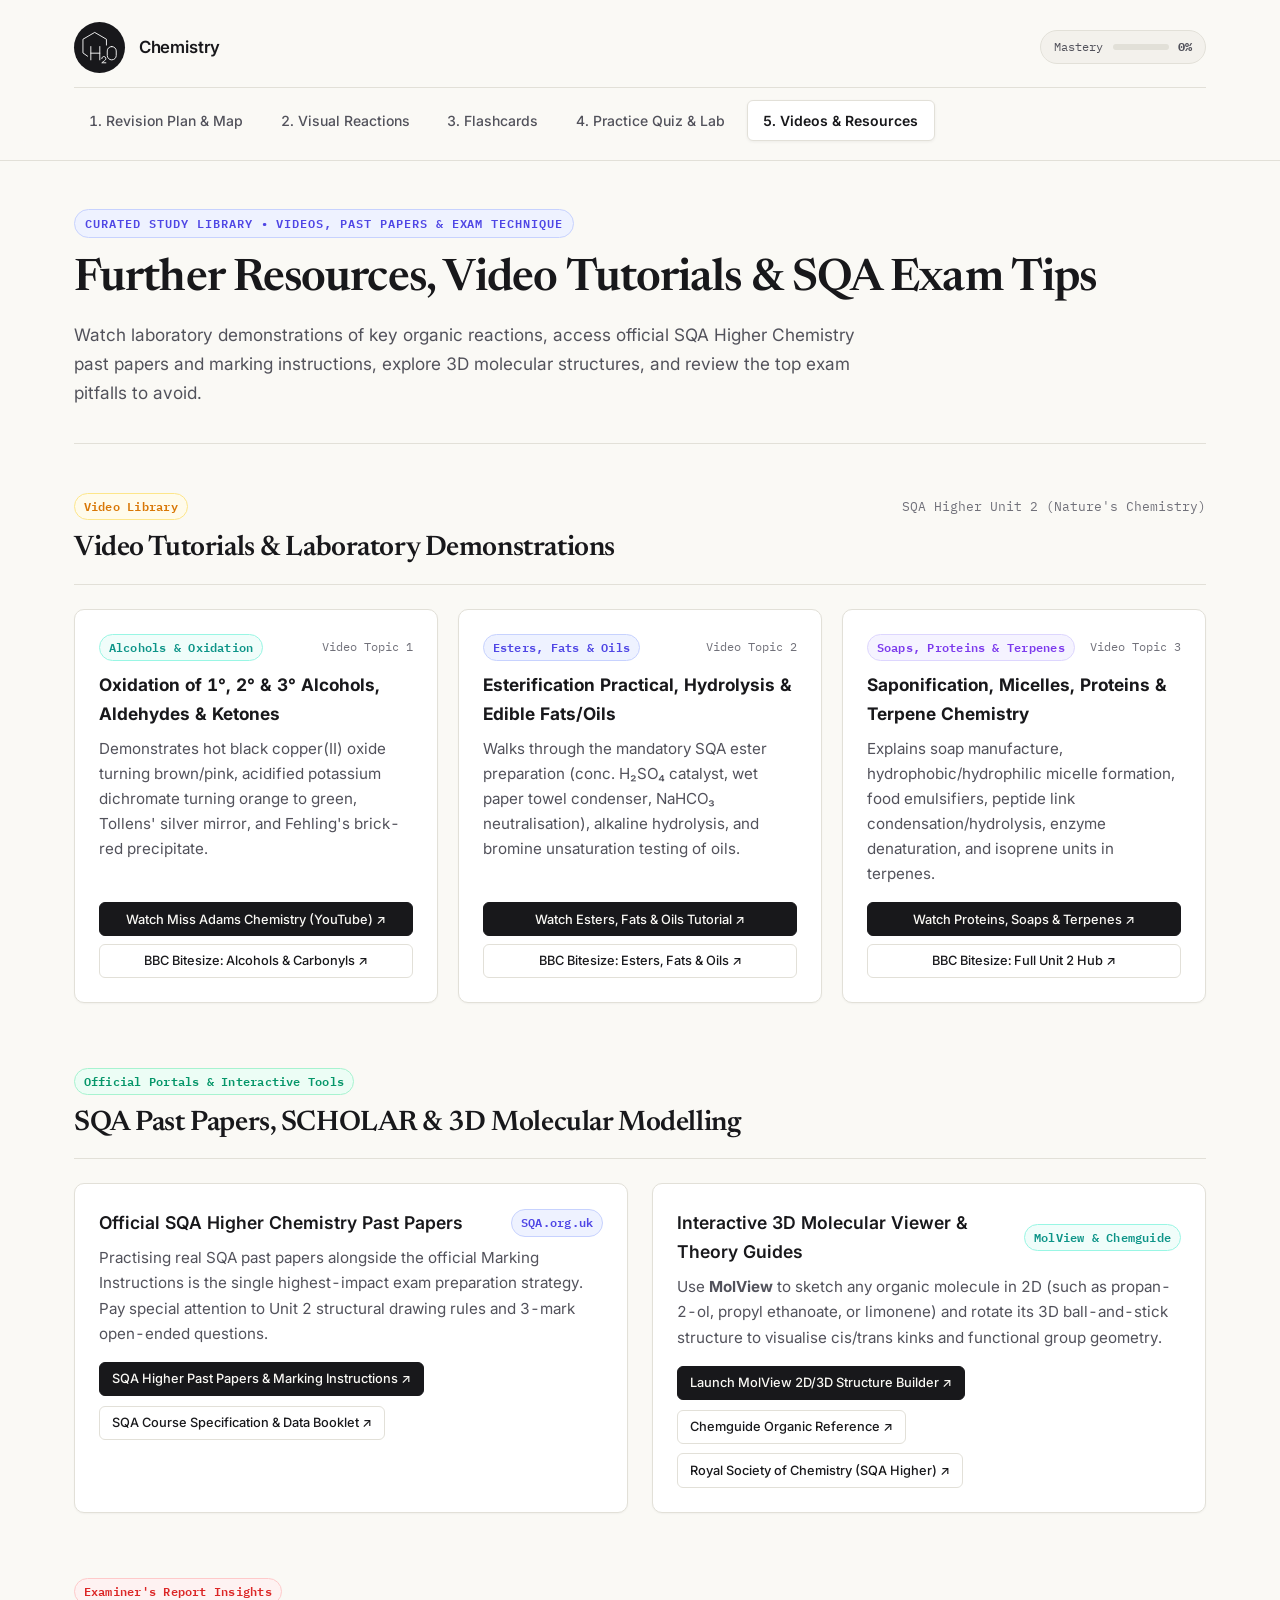
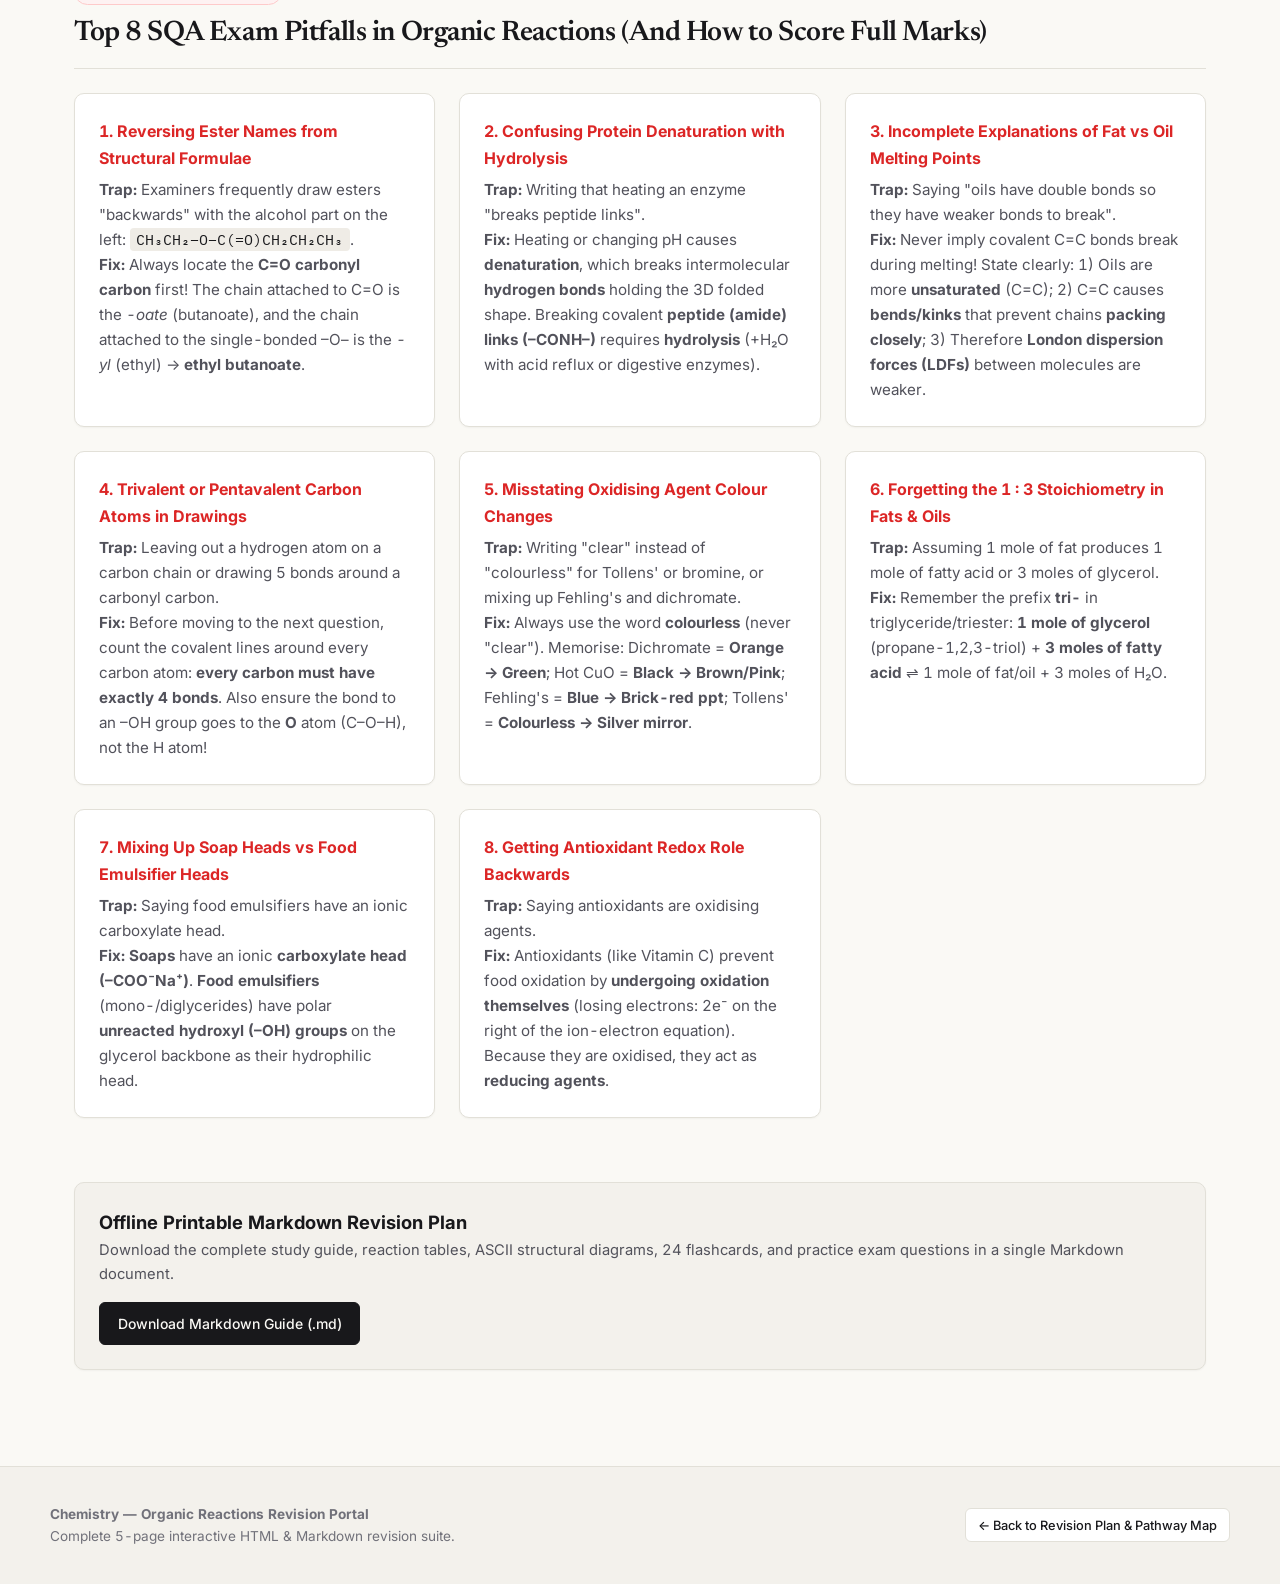
<file: resources.html>
<!DOCTYPE html>
<html lang="en-GB">
<head>
  <meta charset="UTF-8" />
  <meta name="viewport" content="width=device-width, initial-scale=1.0" />
  <title>Videos, Past Papers &amp; Resources — SQA Higher Chemistry Organic Reactions</title>
  <link rel="stylesheet" href="styles.css" />
</head>
<body>

  <!-- Top Navigation -->
  <header class="site-header">
    <div class="header-inner">
      <a href="index.html" class="brand">
          <div class="brand-mark">
              <svg xmlns="http://www.w3.org/2000/svg" width="3em" height="3em" viewBox="0 0 48 48">
                <path d="M0 0h48v48H0z" fill="none" />
                <path fill="none" stroke="white" stroke-linecap="round" stroke-linejoin="round" d="M10.664 33.565L5.5 29.935V14.722l13.061-7.605l13.06 7.605v6.497m-17.375 1.614v14.813m9.981-14.813v14.813m-9.981-7.434h9.98m13.284-7.379zc2.764 0 4.99 2.189 4.99 4.907v5c0 2.718-2.226 4.906-4.99 4.906s-4.99-2.188-4.99-4.907v-5c0-2.717 2.225-4.906 4.99-4.906M26.452 36.22c0-1.425 1.256-2.548 2.693-2.265c.942.186 1.695 1.024 1.789 2.005c.07.73-.155 1.45-.646 1.893c-.91.82-3.836 3.03-3.836 3.03h4.494" />
              </svg>
          </div>
        <div class="brand-text">
          <span class="brand-title">Chemistry</span>
        </div>
      </a>

      <nav aria-label="Primary Navigation">
        <ul class="nav-links">
          <li><a href="index.html" class="nav-link">1. Revision Plan &amp; Map</a></li>
          <li><a href="reactions.html" class="nav-link">2. Visual Reactions</a></li>
          <li><a href="flashcards.html" class="nav-link">3. Flashcards</a></li>
          <li><a href="quiz.html" class="nav-link">4. Practice Quiz &amp; Lab</a></li>
          <li><a href="resources.html" class="nav-link active">5. Videos &amp; Resources</a></li>
        </ul>
      </nav>

      <div class="header-progress" title="Overall Revision Mastery">
        <span>Mastery</span>
        <div class="progress-mini-bar">
          <div class="progress-mini-fill" id="global-progress-fill"></div>
        </div>
        <strong id="global-progress-pct">0%</strong>
      </div>
    </div>
  </header>

  <main class="container">

    <!-- Page Hero -->
    <section class="page-hero">
      <div class="eyebrow">Curated Study Library &bull; Videos, Past Papers &amp; Exam Technique</div>
      <h1 class="page-title">Further Resources, Video Tutorials &amp; SQA Exam Tips</h1>
      <p class="page-lead">
        Watch laboratory demonstrations of key organic reactions, access official SQA Higher Chemistry past papers and
        marking instructions, explore 3D molecular structures, and review the top exam pitfalls to avoid.
      </p>
    </section>

    <!-- Section 1: Video Tutorials & Practical Demonstrations -->
    <section class="section">
      <div class="section-header">
        <div>
          <span class="badge badge-carbonyl">Video Library</span>
          <h2 class="section-title" style="margin-top: 0.3rem;">Video Tutorials &amp; Laboratory Demonstrations</h2>
        </div>
        <span class="section-subtitle">SQA Higher Unit 2 (Nature's Chemistry)</span>
      </div>

      <div class="grid-3">
        <!-- Video Card 1 -->
        <div class="card" style="display: flex; flex-direction: column; justify-content: space-between;">
          <div>
            <div style="display: flex; justify-content: space-between; align-items: center; margin-bottom: 0.65rem;">
              <span class="badge badge-hydroxyl">Alcohols &amp; Oxidation</span>
              <span style="font-family: var(--font-mono); font-size: 0.75rem; color: var(--text-muted);">Video Topic 1</span>
            </div>
            <h3 style="font-size: 1.08rem; margin-bottom: 0.45rem;">Oxidation of 1°, 2° &amp; 3° Alcohols, Aldehydes &amp; Ketones</h3>
            <p class="card-body" style="margin-bottom: 1rem;">
              Demonstrates hot black copper(II) oxide turning brown/pink, acidified potassium dichromate turning orange to green, Tollens' silver mirror, and Fehling's brick-red precipitate.
            </p>
          </div>
          <div style="display: flex; flex-direction: column; gap: 0.45rem;">
            <a href="https://www.youtube.com/results?search_query=Miss+Adams+Chemistry+Higher+Oxidation+of+Alcohols+Aldehydes+Ketones" target="_blank" rel="noopener noreferrer" class="btn btn-sm btn-primary">Watch Miss Adams Chemistry (YouTube) &nearr;</a>
            <a href="https://www.bbc.co.uk/bitesize/guides/z2r44wx/revision/1" target="_blank" rel="noopener noreferrer" class="btn btn-sm">BBC Bitesize: Alcohols &amp; Carbonyls &nearr;</a>
          </div>
        </div>

        <!-- Video Card 2 -->
        <div class="card" style="display: flex; flex-direction: column; justify-content: space-between;">
          <div>
            <div style="display: flex; justify-content: space-between; align-items: center; margin-bottom: 0.65rem;">
              <span class="badge badge-ester">Esters, Fats &amp; Oils</span>
              <span style="font-family: var(--font-mono); font-size: 0.75rem; color: var(--text-muted);">Video Topic 2</span>
            </div>
            <h3 style="font-size: 1.08rem; margin-bottom: 0.45rem;">Esterification Practical, Hydrolysis &amp; Edible Fats/Oils</h3>
            <p class="card-body" style="margin-bottom: 1rem;">
              Walks through the mandatory SQA ester preparation (conc. H₂SO₄ catalyst, wet paper towel condenser, NaHCO₃ neutralisation), alkaline hydrolysis, and bromine unsaturation testing of oils.
            </p>
          </div>
          <div style="display: flex; flex-direction: column; gap: 0.45rem;">
            <a href="https://www.youtube.com/results?search_query=Miss+Adams+Chemistry+Higher+Esters+Fats+and+Oils" target="_blank" rel="noopener noreferrer" class="btn btn-sm btn-primary">Watch Esters, Fats &amp; Oils Tutorial &nearr;</a>
            <a href="https://www.bbc.co.uk/bitesize/guides/z8pv34j/revision/1" target="_blank" rel="noopener noreferrer" class="btn btn-sm">BBC Bitesize: Esters, Fats &amp; Oils &nearr;</a>
          </div>
        </div>

        <!-- Video Card 3 -->
        <div class="card" style="display: flex; flex-direction: column; justify-content: space-between;">
          <div>
            <div style="display: flex; justify-content: space-between; align-items: center; margin-bottom: 0.65rem;">
              <span class="badge badge-amide">Soaps, Proteins &amp; Terpenes</span>
              <span style="font-family: var(--font-mono); font-size: 0.75rem; color: var(--text-muted);">Video Topic 3</span>
            </div>
            <h3 style="font-size: 1.08rem; margin-bottom: 0.45rem;">Saponification, Micelles, Proteins &amp; Terpene Chemistry</h3>
            <p class="card-body" style="margin-bottom: 1rem;">
              Explains soap manufacture, hydrophobic/hydrophilic micelle formation, food emulsifiers, peptide link condensation/hydrolysis, enzyme denaturation, and isoprene units in terpenes.
            </p>
          </div>
          <div style="display: flex; flex-direction: column; gap: 0.45rem;">
            <a href="https://www.youtube.com/results?search_query=Miss+Adams+Chemistry+Higher+Proteins+Soaps+Terpenes" target="_blank" rel="noopener noreferrer" class="btn btn-sm btn-primary">Watch Proteins, Soaps &amp; Terpenes &nearr;</a>
            <a href="https://www.bbc.co.uk/bitesize/topics/z2x6fg8" target="_blank" rel="noopener noreferrer" class="btn btn-sm">BBC Bitesize: Full Unit 2 Hub &nearr;</a>
          </div>
        </div>
      </div>
    </section>

    <!-- Section 2: Official SQA Past Papers, Theory & Molecular Viewers -->
    <section class="section">
      <div class="section-header">
        <div>
          <span class="badge badge-alkene">Official Portals &amp; Interactive Tools</span>
          <h2 class="section-title" style="margin-top: 0.3rem;">SQA Past Papers, SCHOLAR &amp; 3D Molecular Modelling</h2>
        </div>
      </div>

      <div class="grid-2">
        <div class="card">
          <div class="card-title">
            <span>Official SQA Higher Chemistry Past Papers</span>
            <span class="badge badge-ester">SQA.org.uk</span>
          </div>
          <p class="card-body" style="margin-bottom: 1rem;">
            Practising real SQA past papers alongside the official Marking Instructions is the single highest-impact exam preparation strategy. Pay special attention to Unit 2 structural drawing rules and 3-mark open-ended questions.
          </p>
          <div style="display: flex; gap: 0.6rem; flex-wrap: wrap;">
            <a href="https://www.sqa.org.uk/pastpapers/findpastpaper.htm?subject=Chemistry&level=NH" target="_blank" rel="noopener noreferrer" class="btn btn-sm btn-primary">SQA Higher Past Papers &amp; Marking Instructions &nearr;</a>
            <a href="https://www.sqa.org.uk/sqa/47913.html" target="_blank" rel="noopener noreferrer" class="btn btn-sm">SQA Course Specification &amp; Data Booklet &nearr;</a>
          </div>
        </div>

        <div class="card">
          <div class="card-title">
            <span>Interactive 3D Molecular Viewer &amp; Theory Guides</span>
            <span class="badge badge-hydroxyl">MolView &amp; Chemguide</span>
          </div>
          <p class="card-body" style="margin-bottom: 1rem;">
            Use <strong>MolView</strong> to sketch any organic molecule in 2D (such as propan-2-ol, propyl ethanoate, or limonene) and rotate its 3D ball-and-stick structure to visualise cis/trans kinks and functional group geometry.
          </p>
          <div style="display: flex; gap: 0.6rem; flex-wrap: wrap;">
            <a href="https://molview.org/" target="_blank" rel="noopener noreferrer" class="btn btn-sm btn-primary">Launch MolView 2D/3D Structure Builder &nearr;</a>
            <a href="https://www.chemguide.co.uk/orgmenu.html" target="_blank" rel="noopener noreferrer" class="btn btn-sm">Chemguide Organic Reference &nearr;</a>
            <a href="https://edu.rsc.org/resources/higher-chemistry/1090.tag" target="_blank" rel="noopener noreferrer" class="btn btn-sm">Royal Society of Chemistry (SQA Higher) &nearr;</a>
          </div>
        </div>
      </div>
    </section>

    <!-- Section 3: Top 8 SQA Exam Pitfalls & How to Avoid Them -->
    <section class="section">
      <div class="section-header">
        <div>
          <span class="badge badge-carboxyl">Examiner's Report Insights</span>
          <h2 class="section-title" style="margin-top: 0.3rem;">Top 8 SQA Exam Pitfalls in Organic Reactions (And How to Score Full Marks)</h2>
        </div>
      </div>

      <div class="grid-2">
        <div class="card">
          <h3 style="font-size: 1rem; margin-bottom: 0.35rem; color: var(--fg-carboxyl);">1. Reversing Ester Names from Structural Formulae</h3>
          <p class="card-body">
            <strong>Trap:</strong> Examiners frequently draw esters "backwards" with the alcohol part on the left: <span class="chem-formula">CH₃CH₂–O–C(=O)CH₂CH₂CH₃</span>.<br>
            <strong>Fix:</strong> Always locate the <strong>C=O carbonyl carbon</strong> first! The chain attached to C=O is the <em>-oate</em> (butanoate), and the chain attached to the single-bonded –O– is the <em>-yl</em> (ethyl) &rarr; <strong>ethyl butanoate</strong>.
          </p>
        </div>

        <div class="card">
          <h3 style="font-size: 1rem; margin-bottom: 0.35rem; color: var(--fg-carboxyl);">2. Confusing Protein Denaturation with Hydrolysis</h3>
          <p class="card-body">
            <strong>Trap:</strong> Writing that heating an enzyme "breaks peptide links".<br>
            <strong>Fix:</strong> Heating or changing pH causes <strong>denaturation</strong>, which breaks intermolecular <strong>hydrogen bonds</strong> holding the 3D folded shape. Breaking covalent <strong>peptide (amide) links (–CONH–)</strong> requires <strong>hydrolysis</strong> (+H₂O with acid reflux or digestive enzymes).
          </p>
        </div>

        <div class="card">
          <h3 style="font-size: 1rem; margin-bottom: 0.35rem; color: var(--fg-carboxyl);">3. Incomplete Explanations of Fat vs Oil Melting Points</h3>
          <p class="card-body">
            <strong>Trap:</strong> Saying "oils have double bonds so they have weaker bonds to break".<br>
            <strong>Fix:</strong> Never imply covalent C=C bonds break during melting! State clearly: 1) Oils are more <strong>unsaturated</strong> (C=C); 2) C=C causes <strong>bends/kinks</strong> that prevent chains <strong>packing closely</strong>; 3) Therefore <strong>London dispersion forces (LDFs)</strong> between molecules are weaker.
          </p>
        </div>

        <div class="card">
          <h3 style="font-size: 1rem; margin-bottom: 0.35rem; color: var(--fg-carboxyl);">4. Trivalent or Pentavalent Carbon Atoms in Drawings</h3>
          <p class="card-body">
            <strong>Trap:</strong> Leaving out a hydrogen atom on a carbon chain or drawing 5 bonds around a carbonyl carbon.<br>
            <strong>Fix:</strong> Before moving to the next question, count the covalent lines around every carbon atom: <strong>every carbon must have exactly 4 bonds</strong>. Also ensure the bond to an –OH group goes to the <strong>O</strong> atom (C–O–H), not the H atom!
          </p>
        </div>

        <div class="card">
          <h3 style="font-size: 1rem; margin-bottom: 0.35rem; color: var(--fg-carboxyl);">5. Misstating Oxidising Agent Colour Changes</h3>
          <p class="card-body">
            <strong>Trap:</strong> Writing "clear" instead of "colourless" for Tollens' or bromine, or mixing up Fehling's and dichromate.<br>
            <strong>Fix:</strong> Always use the word <strong>colourless</strong> (never "clear"). Memorise: Dichromate = <strong>Orange &rarr; Green</strong>; Hot CuO = <strong>Black &rarr; Brown/Pink</strong>; Fehling's = <strong>Blue &rarr; Brick-red ppt</strong>; Tollens' = <strong>Colourless &rarr; Silver mirror</strong>.
          </p>
        </div>

        <div class="card">
          <h3 style="font-size: 1rem; margin-bottom: 0.35rem; color: var(--fg-carboxyl);">6. Forgetting the 1 : 3 Stoichiometry in Fats &amp; Oils</h3>
          <p class="card-body">
            <strong>Trap:</strong> Assuming 1 mole of fat produces 1 mole of fatty acid or 3 moles of glycerol.<br>
            <strong>Fix:</strong> Remember the prefix <strong>tri-</strong> in triglyceride/triester: <strong>1 mole of glycerol</strong> (propane-1,2,3-triol) + <strong>3 moles of fatty acid</strong> &rightleftharpoons; 1 mole of fat/oil + 3 moles of H₂O.
          </p>
        </div>

        <div class="card">
          <h3 style="font-size: 1rem; margin-bottom: 0.35rem; color: var(--fg-carboxyl);">7. Mixing Up Soap Heads vs Food Emulsifier Heads</h3>
          <p class="card-body">
            <strong>Trap:</strong> Saying food emulsifiers have an ionic carboxylate head.<br>
            <strong>Fix:</strong> <strong>Soaps</strong> have an ionic <strong>carboxylate head (–COO⁻Na⁺)</strong>. <strong>Food emulsifiers</strong> (mono-/diglycerides) have polar <strong>unreacted hydroxyl (–OH) groups</strong> on the glycerol backbone as their hydrophilic head.
          </p>
        </div>

        <div class="card">
          <h3 style="font-size: 1rem; margin-bottom: 0.35rem; color: var(--fg-carboxyl);">8. Getting Antioxidant Redox Role Backwards</h3>
          <p class="card-body">
            <strong>Trap:</strong> Saying antioxidants are oxidising agents.<br>
            <strong>Fix:</strong> Antioxidants (like Vitamin C) prevent food oxidation by <strong>undergoing oxidation themselves</strong> (losing electrons: 2e⁻ on the right of the ion-electron equation). Because they are oxidised, they act as <strong>reducing agents</strong>.
          </p>
        </div>
      </div>
    </section>

    <!-- Download Markdown Banner -->
    <section class="section" style="margin-bottom: 1rem;">
      <div class="card" style="background: var(--bg-subtle); display: flex; justify-content: space-between; align-items: center; flex-wrap: wrap; gap: 1rem;">
        <div>
          <h3 style="font-size: 1.15rem;">Offline Printable Markdown Revision Plan</h3>
          <p style="color: var(--text-secondary); font-size: 0.92rem;">
            Download the complete study guide, reaction tables, ASCII structural diagrams, 24 flashcards, and practice exam questions in a single Markdown document.
          </p>
        </div>
        <a href="Higher-Chemistry-Organic-Reactions-Revision-Plan.md" class="btn btn-primary" download>Download Markdown Guide (.md)</a>
      </div>
    </section>

  </main>

  <footer class="site-footer">
    <div class="footer-inner">
      <div>
        <strong>Chemistry — Organic Reactions Revision Portal</strong><br>
        Complete 5-page interactive HTML &amp; Markdown revision suite.
      </div>
      <div>
        <a href="index.html" class="btn btn-sm">&larr; Back to Revision Plan &amp; Pathway Map</a>
      </div>
    </div>
  </footer>

  <script src="app.js"></script>
</body>
</html>
</file>
<file: styles.css>
/* ==========================================================================
   SQA Higher Chemistry — Organic Reactions Interactive Revision Portal
   Aesthetic: Minimalist Swiss-Grid Laboratory Notebook (Warm Paper & Ink)
   ========================================================================== */

@import url('https://fonts.googleapis.com/css2?family=IBM+Plex+Mono:ital,wght@0,400;0,500;0,600;1,400&family=Inter:wght@400;500;600;700&family=Newsreader:ital,opsz,wght@0,6..72,500;0,6..72,600;1,6..72,400&display=swap');

:root {
  /* Core Surfaces */
  --bg-canvas: #faf9f5;
  --bg-card: #ffffff;
  --bg-subtle: #f3f1ec;
  --bg-code: #efece6;
  --bg-glass: rgba(250, 249, 245, 0.9);

  /* Ink & Typography */
  --text-primary: #18181b;
  --text-secondary: #52525b;
  --text-muted: #71717a;

  /* Borders & Hairlines */
  --border-subtle: #e2e0d8;
  --border-strong: #c8c4b8;

  /* Functional Group & Reaction Semantic Accents */
  --fg-hydroxyl: #0d9488;
  --fg-hydroxyl-bg: #f0fdfa;
  --fg-hydroxyl-border: #99f6e4;

  --fg-carbonyl: #d97706;
  --fg-carbonyl-bg: #fffbeb;
  --fg-carbonyl-border: #fde68a;

  --fg-carboxyl: #dc2626;
  --fg-carboxyl-bg: #fef2f2;
  --fg-carboxyl-border: #fecaca;

  --fg-ester: #4f46e5;
  --fg-ester-bg: #eef2ff;
  --fg-ester-border: #c7d2fe;

  --fg-amide: #7c3aed;
  --fg-amide-bg: #f5f3ff;
  --fg-amide-border: #ddd6fe;

  --fg-alkene: #059669;
  --fg-alkene-bg: #ecfdf5;
  --fg-alkene-border: #a7f3d0;

  /* Laboratory Observation Swatches */
  --obs-dichromate-orange: #ea580c;
  --obs-dichromate-green: #0f766e;
  --obs-fehlings-blue: #1d4ed8;
  --obs-fehlings-red: #b91c1c;
  --obs-bromine-amber: #b45309;

  /* Typography Families */
  --font-sans:
    'Inter', -apple-system, BlinkMacSystemFont, 'Segoe UI', sans-serif;
  --font-serif: 'Newsreader', Georgia, serif;
  --font-mono: 'IBM Plex Mono', monospace;

  /* Spacing & Layout */
  --max-width: 1180px;
  --radius-sm: 6px;
  --radius-md: 10px;
  --radius-lg: 14px;
  --shadow-sm: 0 1px 2px rgba(24, 24, 27, 0.04);
  --shadow-md: 0 6px 20px -4px rgba(24, 24, 27, 0.06);
  --transition: 200ms cubic-bezier(0.22, 1, 0.36, 1);
}

/* Reset & Base */
*,
*::before,
*::after {
  box-sizing: border-box;
  margin: 0;
  padding: 0;
}

html {
  font-size: 16px;
  scroll-behavior: smooth;
  -webkit-font-smoothing: antialiased;
}

body {
  font-family: var(--font-sans);
  background-color: var(--bg-canvas);
  color: var(--text-primary);
  line-height: 1.65;
  min-height: 100vh;
  display: flex;
  flex-direction: column;
  font-variant-numeric: tabular-nums;
}

/* Top Sticky Navigation */
.site-header {
  position: sticky;
  top: 0;
  z-index: 100;
  background: var(--bg-glass);
  backdrop-filter: blur(12px);
  -webkit-backdrop-filter: blur(12px);
  border-bottom: 1px solid var(--border-subtle);
}

.header-inner {
  max-width: var(--max-width);
  margin: 0 auto;
  padding: 1.35rem 1.5rem 1.15rem;
  display: grid;
  grid-template-columns: 1fr auto;
  grid-template-areas:
    'brand progress'
    'nav nav';
  align-items: center;
  row-gap: 0.9rem;
  column-gap: 1rem;
}

.brand {
  grid-area: brand;
  display: flex;
  align-items: center;
  gap: 0.85rem;
  text-decoration: none;
  color: var(--text-primary);
  justify-self: start;
}

.brand-mark {
  border-radius: 50%;
  background: var(--text-primary);
  color: var(--bg-canvas);
  display: grid;
  place-items: center;
  font-family: var(--font-mono);
  font-weight: 600;
  font-size: 0.9rem;
  letter-spacing: -0.03em;
  padding: .25rem;
}

.brand-text {
  display: flex;
  flex-direction: column;
  gap: 0.1rem;
}

.brand-title {
  font-weight: 600;
  font-size: 1.05rem;
  letter-spacing: -0.01em;
  line-height: 1.2;
}

.brand-subtitle {
  font-family: var(--font-mono);
  font-size: 0.72rem;
  color: var(--text-muted);
  text-transform: uppercase;
  letter-spacing: 0.06em;
}

.site-header nav {
  grid-area: nav;
  padding-top: 0.75rem;
  border-top: 1px solid var(--border-subtle);
}

.nav-links {
  display: flex;
  align-items: center;
  gap: 0.45rem;
  list-style: none;
  flex-wrap: wrap;
}

.nav-link {
  text-decoration: none;
  color: var(--text-secondary);
  font-size: 0.875rem;
  font-weight: 500;
  padding: 0.5rem 0.95rem;
  border-radius: var(--radius-sm);
  transition: all var(--transition);
  display: inline-flex;
  align-items: center;
  gap: 0.4rem;
}

.nav-link:hover {
  color: var(--text-primary);
  background: var(--bg-subtle);
}

.nav-link.active {
  color: var(--text-primary);
  background: var(--bg-card);
  box-shadow: 0 1px 3px rgba(0, 0, 0, 0.06);
  border: 1px solid var(--border-subtle);
  font-weight: 600;
}

.header-progress {
  grid-area: progress;
  justify-self: end;
  display: flex;
  align-items: center;
  gap: 0.6rem;
  font-family: var(--font-mono);
  font-size: 0.75rem;
  color: var(--text-secondary);
  background: var(--bg-subtle);
  padding: 0.4rem 0.8rem;
  border-radius: 999px;
  border: 1px solid var(--border-subtle);
}

.progress-mini-bar {
  width: 56px;
  height: 6px;
  background: var(--border-subtle);
  border-radius: 999px;
  overflow: hidden;
}

.progress-mini-fill {
  height: 100%;
  background: var(--fg-hydroxyl);
  width: 0%;
  transition: width 300ms ease;
}

/* Main Container */
.container {
  max-width: var(--max-width);
  margin: 0 auto;
  padding: 3rem 1.5rem 5rem;
  width: 100%;
  flex: 1;
}

/* Hero / Page Intro */
.page-hero {
  margin-bottom: 3rem;
  padding-bottom: 2.25rem;
  border-bottom: 1px solid var(--border-subtle);
}

.eyebrow {
  display: inline-flex;
  align-items: center;
  gap: 0.5rem;
  font-family: var(--font-mono);
  font-size: 0.75rem;
  font-weight: 600;
  text-transform: uppercase;
  letter-spacing: 0.08em;
  color: var(--fg-ester);
  background: var(--fg-ester-bg);
  border: 1px solid var(--fg-ester-border);
  padding: 0.25rem 0.65rem;
  border-radius: 999px;
  margin-bottom: 1rem;
}

.page-title {
  font-family: var(--font-serif);
  font-size: clamp(2rem, 3.5vw, 2.85rem);
  font-weight: 600;
  line-height: 1.15;
  letter-spacing: -0.02em;
  color: var(--text-primary);
  margin-bottom: 0.85rem;
}

.page-lead {
  font-size: 1.075rem;
  color: var(--text-secondary);
  max-width: 72ch;
  line-height: 1.7;
}

/* Typography & Section Headers */
.section {
  margin-bottom: 4rem;
}

.section-header {
  display: flex;
  align-items: baseline;
  justify-content: space-between;
  flex-wrap: wrap;
  gap: 1rem;
  margin-bottom: 1.5rem;
  padding-bottom: 0.75rem;
  border-bottom: 1px solid var(--border-subtle);
}

.section-title {
  font-family: var(--font-serif);
  font-size: clamp(1.4rem, 2.2vw, 1.8rem);
  font-weight: 600;
  letter-spacing: -0.015em;
  color: var(--text-primary);
}

.section-subtitle {
  font-family: var(--font-mono);
  font-size: 0.8rem;
  color: var(--text-muted);
}

/* Grid Systems */
.grid-2 {
  display: grid;
  grid-template-columns: repeat(auto-fit, minmax(340px, 1fr));
  gap: 1.5rem;
}

.grid-3 {
  display: grid;
  grid-template-columns: repeat(auto-fit, minmax(290px, 1fr));
  gap: 1.25rem;
}

.grid-4 {
  display: grid;
  grid-template-columns: repeat(auto-fit, minmax(235px, 1fr));
  gap: 1rem;
}

/* Cards */
.card {
  background: var(--bg-card);
  border: 1px solid var(--border-subtle);
  border-radius: var(--radius-md);
  padding: 1.5rem;
  box-shadow: var(--shadow-sm);
  transition:
    border-color var(--transition),
    box-shadow var(--transition);
}

.card:hover {
  border-color: var(--border-strong);
}

.card-title {
  font-size: 1.1rem;
  font-weight: 600;
  margin-bottom: 0.5rem;
  color: var(--text-primary);
  display: flex;
  align-items: center;
  justify-content: space-between;
  gap: 0.5rem;
}

.card-body {
  color: var(--text-secondary);
  font-size: 0.95rem;
}

/* Functional Group Badges / Pills */
.badge {
  display: inline-flex;
  align-items: center;
  gap: 0.35rem;
  font-family: var(--font-mono);
  font-size: 0.72rem;
  font-weight: 600;
  padding: 0.2rem 0.55rem;
  border-radius: 999px;
  letter-spacing: 0.02em;
  white-space: nowrap;
}

.badge-hydroxyl {
  color: var(--fg-hydroxyl);
  background: var(--fg-hydroxyl-bg);
  border: 1px solid var(--fg-hydroxyl-border);
}

.badge-carbonyl {
  color: var(--fg-carbonyl);
  background: var(--fg-carbonyl-bg);
  border: 1px solid var(--fg-carbonyl-border);
}

.badge-carboxyl {
  color: var(--fg-carboxyl);
  background: var(--fg-carboxyl-bg);
  border: 1px solid var(--fg-carboxyl-border);
}

.badge-ester {
  color: var(--fg-ester);
  background: var(--fg-ester-bg);
  border: 1px solid var(--fg-ester-border);
}

.badge-amide {
  color: var(--fg-amide);
  background: var(--fg-amide-bg);
  border: 1px solid var(--fg-amide-border);
}

.badge-alkene {
  color: var(--fg-alkene);
  background: var(--fg-alkene-bg);
  border: 1px solid var(--fg-alkene-border);
}

/* Buttons */
.btn {
  display: inline-flex;
  align-items: center;
  justify-content: center;
  gap: 0.5rem;
  font-family: var(--font-sans);
  font-size: 0.875rem;
  font-weight: 500;
  padding: 0.55rem 1.1rem;
  border-radius: var(--radius-sm);
  border: 1px solid var(--border-subtle);
  background: var(--bg-card);
  color: var(--text-primary);
  cursor: pointer;
  text-decoration: none;
  transition: all var(--transition);
}

.btn:hover {
  background: var(--bg-subtle);
  border-color: var(--border-strong);
}

.btn-primary {
  background: var(--text-primary);
  color: var(--bg-canvas);
  border-color: var(--text-primary);
}

.btn-primary:hover {
  background: #27272a;
  color: #ffffff;
}

.btn-sm {
  font-size: 0.8rem;
  padding: 0.35rem 0.75rem;
}

/* Filter Pill Bar */
.filter-bar {
  display: flex;
  flex-wrap: wrap;
  gap: 0.5rem;
  margin-bottom: 1.75rem;
}

.filter-btn {
  font-family: var(--font-sans);
  font-size: 0.85rem;
  font-weight: 500;
  padding: 0.45rem 0.95rem;
  border-radius: 999px;
  border: 1px solid var(--border-subtle);
  background: var(--bg-card);
  color: var(--text-secondary);
  cursor: pointer;
  transition: all var(--transition);
}

.filter-btn:hover {
  color: var(--text-primary);
  border-color: var(--border-strong);
}

.filter-btn.active {
  background: var(--text-primary);
  color: var(--bg-canvas);
  border-color: var(--text-primary);
}

/* Chemical Formula & Structure Box */
.chem-formula {
  font-family: var(--font-mono);
  font-size: 0.92rem;
  background: var(--bg-code);
  padding: 0.12rem 0.4rem;
  border-radius: 4px;
  color: var(--text-primary);
}

.structure-stage {
  background: var(--bg-subtle);
  border: 1px solid var(--border-subtle);
  border-radius: var(--radius-md);
  padding: 0rem;
  margin: 1rem 0;
  overflow-x: auto;
  display: flex;
  flex-direction: column;
  align-items: center;
}

.structure-stage svg {
  max-width: 100%;
  height: auto;
}

/* Reaction Strip / Equation Banner */
.reaction-equation {
  display: flex;
  align-items: center;
  justify-content: center;
  flex-wrap: wrap;
  gap: 0.85rem;
  background: var(--bg-subtle);
  border: 1px solid var(--border-subtle);
  border-radius: var(--radius-md);
  padding: 1.15rem 1.5rem;
  margin: 1.25rem 0;
  font-family: var(--font-mono);
  font-size: 0.9rem;
}

.reaction-arrow {
  display: inline-flex;
  flex-direction: column;
  align-items: center;
  padding: 0 0.5rem;
  color: var(--text-secondary);
  font-size: 0.75rem;
}

.reaction-arrow-line {
  font-size: 1.25rem;
  line-height: 1;
  color: var(--text-primary);
}

/* Tables */
.table-wrap {
  overflow-x: auto;
  border: 1px solid var(--border-subtle);
  border-radius: var(--radius-md);
  background: var(--bg-card);
}

table {
  width: 100%;
  border-collapse: collapse;
  text-align: left;
  font-size: 0.9rem;
}

th {
  background: var(--bg-subtle);
  font-family: var(--font-mono);
  font-size: 0.75rem;
  text-transform: uppercase;
  letter-spacing: 0.05em;
  color: var(--text-secondary);
  padding: 0.85rem 1rem;
  border-bottom: 1px solid var(--border-subtle);
}

td {
  padding: 0.9rem 1rem;
  border-bottom: 1px solid var(--border-subtle);
  color: var(--text-secondary);
  vertical-align: top;
}

tr:last-child td {
  border-bottom: none;
}

tr:hover td {
  background: rgba(243, 241, 236, 0.45);
}

/* Week Planner Checklist */
.checklist {
  list-style: none;
  margin-top: 1rem;
  display: flex;
  flex-direction: column;
  gap: 0.6rem;
}

.checklist-item {
  display: flex;
  align-items: flex-start;
  gap: 0.65rem;
  font-size: 0.9rem;
  color: var(--text-secondary);
  cursor: pointer;
  padding: 0.45rem 0.6rem;
  border-radius: var(--radius-sm);
  transition: background var(--transition);
}

.checklist-item:hover {
  background: var(--bg-subtle);
}

.checklist-item input[type='checkbox'] {
  margin-top: 0.25rem;
  width: 16px;
  height: 16px;
  accent-color: var(--fg-hydroxyl);
  cursor: pointer;
  flex-shrink: 0;
}

.checklist-item.completed span {
  text-decoration: line-through;
  color: var(--text-muted);
}

/* Interactive Pathway Map SVG Styles */
.pathway-node {
  cursor: pointer;
  transition:
    transform 180ms ease,
    filter 180ms ease;
}

.pathway-node:hover rect {
  stroke-width: 2.5px;
  filter: drop-shadow(0 4px 8px rgba(0, 0, 0, 0.08));
}

.pathway-node.selected rect {
  stroke-width: 3px;
  stroke: var(--text-primary);
}

.inspector-panel {
  background: var(--bg-card);
  border: 1px solid var(--border-strong);
  border-radius: var(--radius-md);
  padding: 1.5rem;
  margin-top: 1.25rem;
  box-shadow: var(--shadow-md);
}

/* Swatch Pills for Colour Changes */
.colour-transition {
  display: inline-flex;
  align-items: center;
  gap: 0.45rem;
  background: var(--bg-subtle);
  padding: 0.25rem 0.65rem;
  border-radius: 999px;
  border: 1px solid var(--border-subtle);
  font-family: var(--font-mono);
  font-size: 0.78rem;
}

.swatch-dot {
  width: 12px;
  height: 12px;
  border-radius: 50%;
  display: inline-block;
  border: 1px solid rgba(0, 0, 0, 0.15);
}

/* 3D Flip Flashcard Styles */
.flashcard-stage {
  perspective: 1200px;
  max-width: 680px;
  margin: 0 auto 1.5rem;
}

.flashcard-3d {
  width: 100%;
  min-height: 360px;
  position: relative;
  transform-style: preserve-3d;
  transition: transform 0.55s cubic-bezier(0.22, 1, 0.36, 1);
  cursor: pointer;
}

.flashcard-3d.is-flipped {
  transform: rotateY(180deg);
}

.flashcard-face {
  position: absolute;
  inset: 0;
  backface-visibility: hidden;
  -webkit-backface-visibility: hidden;
  background: var(--bg-card);
  border: 1px solid var(--border-strong);
  border-radius: var(--radius-lg);
  padding: 2.25rem;
  box-shadow: var(--shadow-md);
  display: flex;
  flex-direction: column;
  justify-content: space-between;
}

.flashcard-back {
  transform: rotateY(180deg);
  background: #fcfbf9;
}

/* Quiz Components */
.quiz-option {
  display: flex;
  align-items: center;
  gap: 0.85rem;
  width: 100%;
  text-align: left;
  padding: 0.9rem 1.1rem;
  border: 1px solid var(--border-subtle);
  border-radius: var(--radius-sm);
  background: var(--bg-card);
  font-family: var(--font-sans);
  font-size: 0.95rem;
  color: var(--text-primary);
  cursor: pointer;
  margin-bottom: 0.6rem;
  transition: all var(--transition);
}

.quiz-option:hover:not(:disabled) {
  background: var(--bg-subtle);
  border-color: var(--border-strong);
}

.quiz-option.correct {
  background: var(--fg-alkene-bg);
  border-color: var(--fg-alkene);
  color: #065f46;
  font-weight: 500;
}

.quiz-option.incorrect {
  background: var(--fg-carboxyl-bg);
  border-color: var(--fg-carboxyl);
  color: #991b1b;
}

.quiz-feedback {
  margin-top: 0.85rem;
  padding: 1rem 1.2rem;
  border-radius: var(--radius-sm);
  font-size: 0.9rem;
  border-left: 4px solid var(--fg-ester);
  background: var(--bg-subtle);
  display: none;
}

.quiz-feedback.visible {
  display: block;
}

/* Callout Box */
.callout {
  border-left: 3px solid var(--fg-hydroxyl);
  background: var(--bg-subtle);
  padding: 1rem 1.25rem;
  border-radius: 0 var(--radius-sm) var(--radius-sm) 0;
  margin: 1rem 0;
  font-size: 0.92rem;
}

.callout-title {
  font-weight: 600;
  color: var(--text-primary);
  margin-bottom: 0.25rem;
  display: flex;
  align-items: center;
  gap: 0.4rem;
}

/* Footer */
.site-footer {
  border-top: 1px solid var(--border-subtle);
  background: var(--bg-subtle);
  padding: 2.25rem 1.5rem;
  margin-top: auto;
}

.footer-inner {
  max-width: var(--max-width);
  margin: 0 auto;
  display: flex;
  flex-wrap: wrap;
  justify-content: space-between;
  align-items: center;
  gap: 1rem;
  font-size: 0.85rem;
  color: var(--text-muted);
}

@media (max-width: 768px) {
  .header-inner {
    padding: 1.15rem 1rem 1rem;
    grid-template-columns: 1fr;
    grid-template-areas:
      'brand'
      'nav';
    row-gap: 0.8rem;
  }
  .header-progress {
    display: none;
  }
  .container {
    padding: 2rem 1rem 3.5rem;
  }
  .flashcard-3d {
    min-height: 410px;
  }
}
</file>
